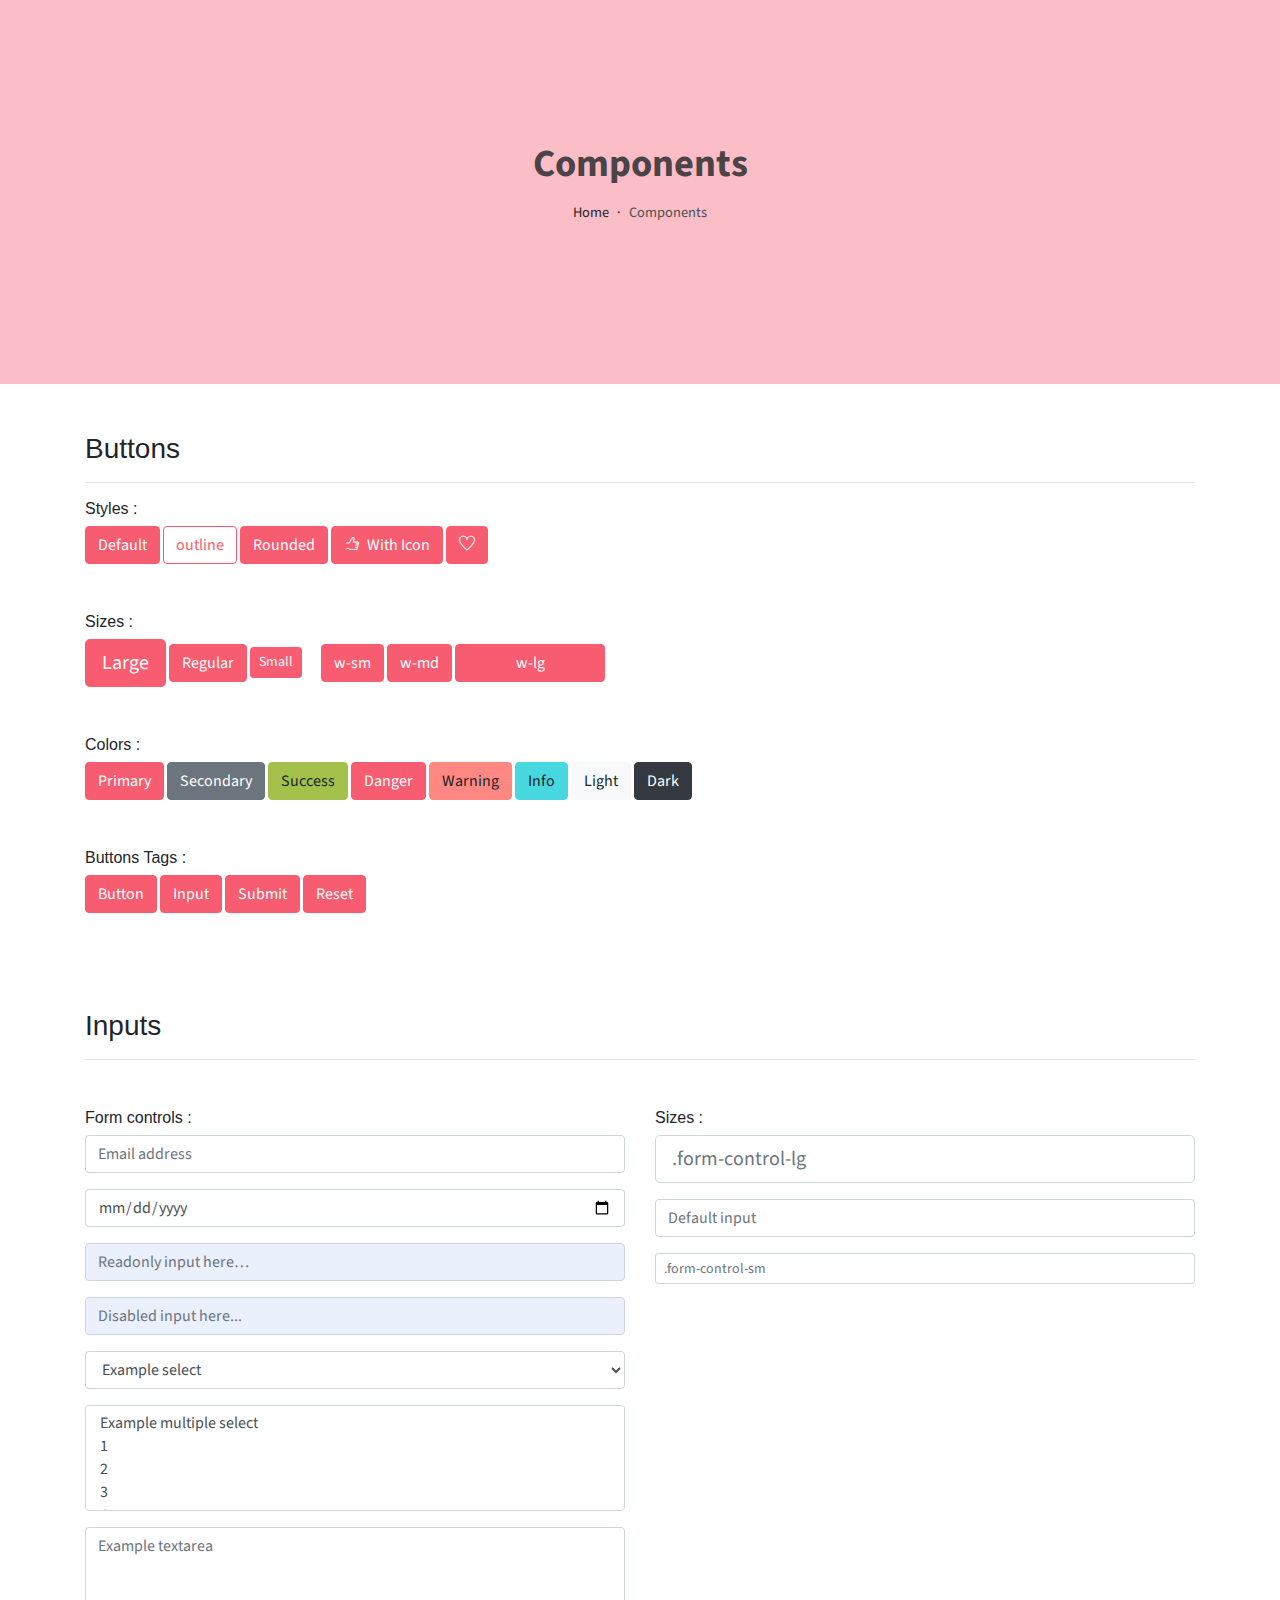
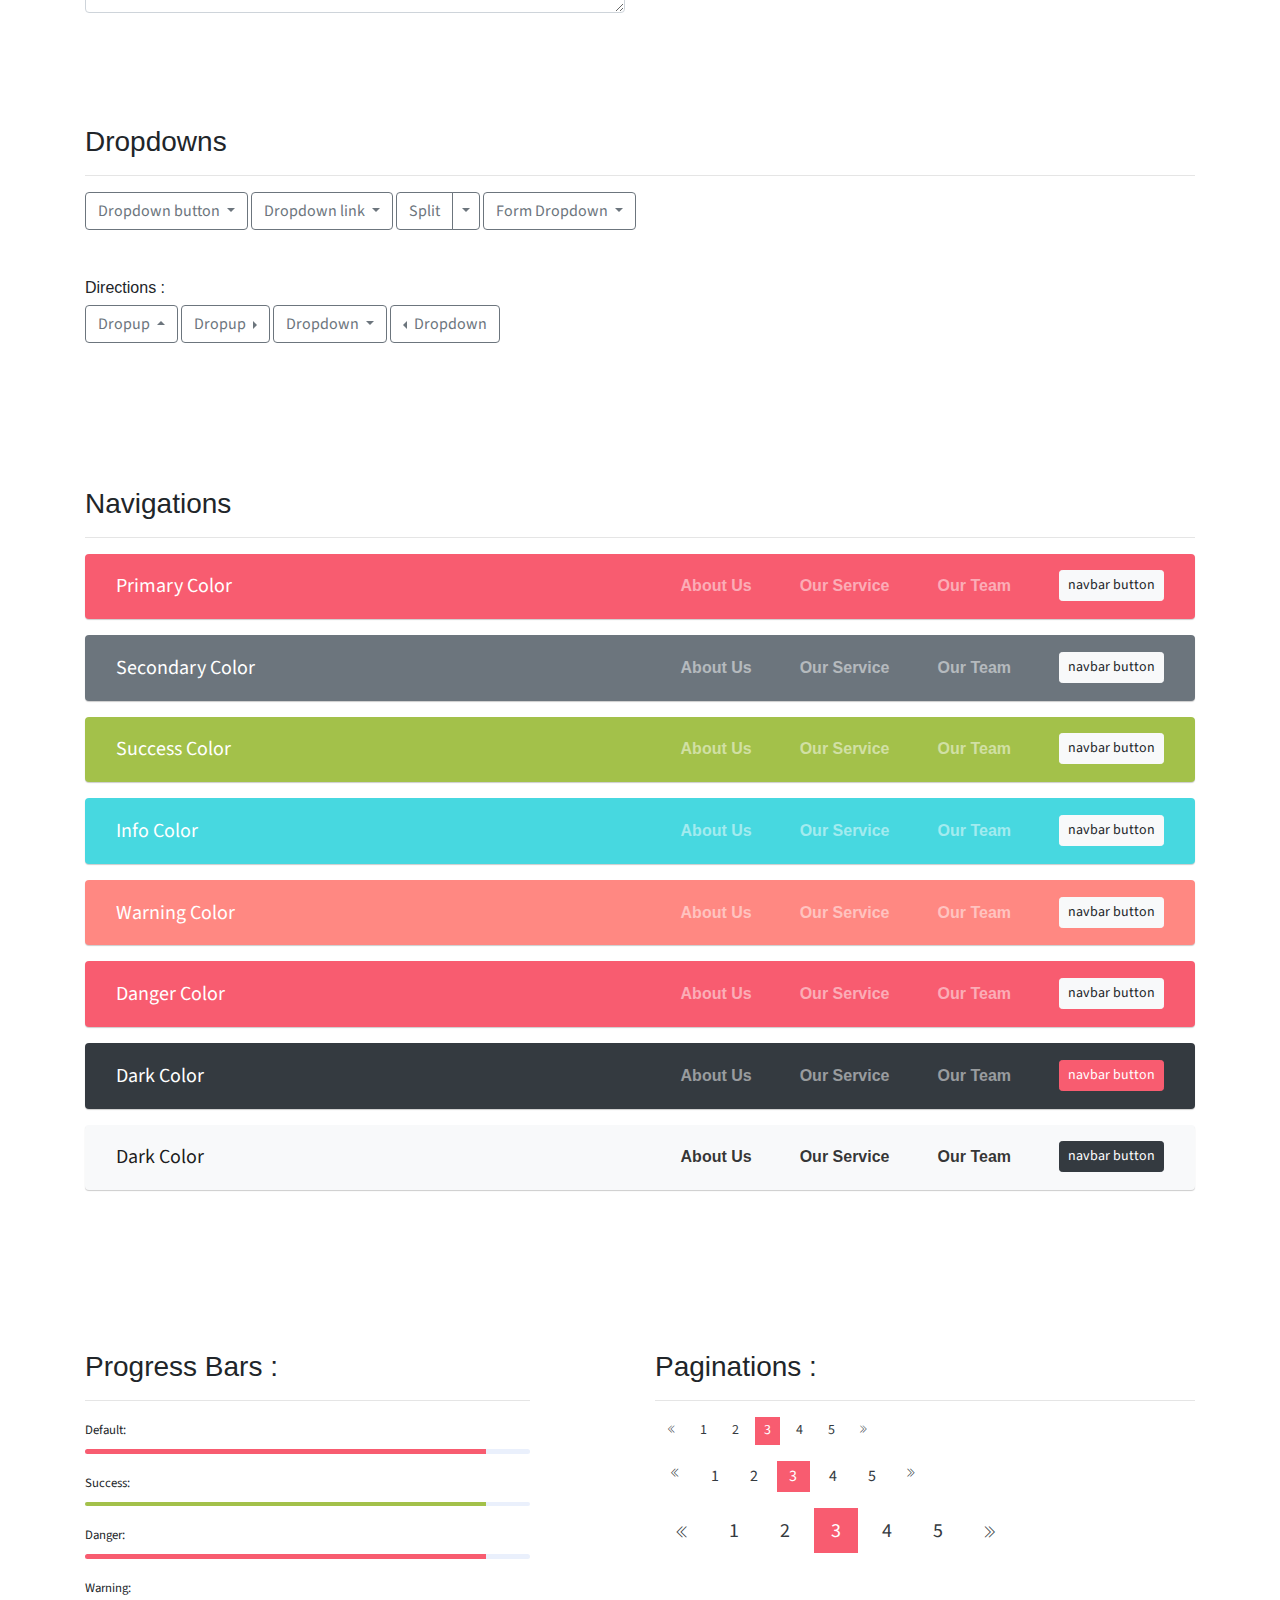
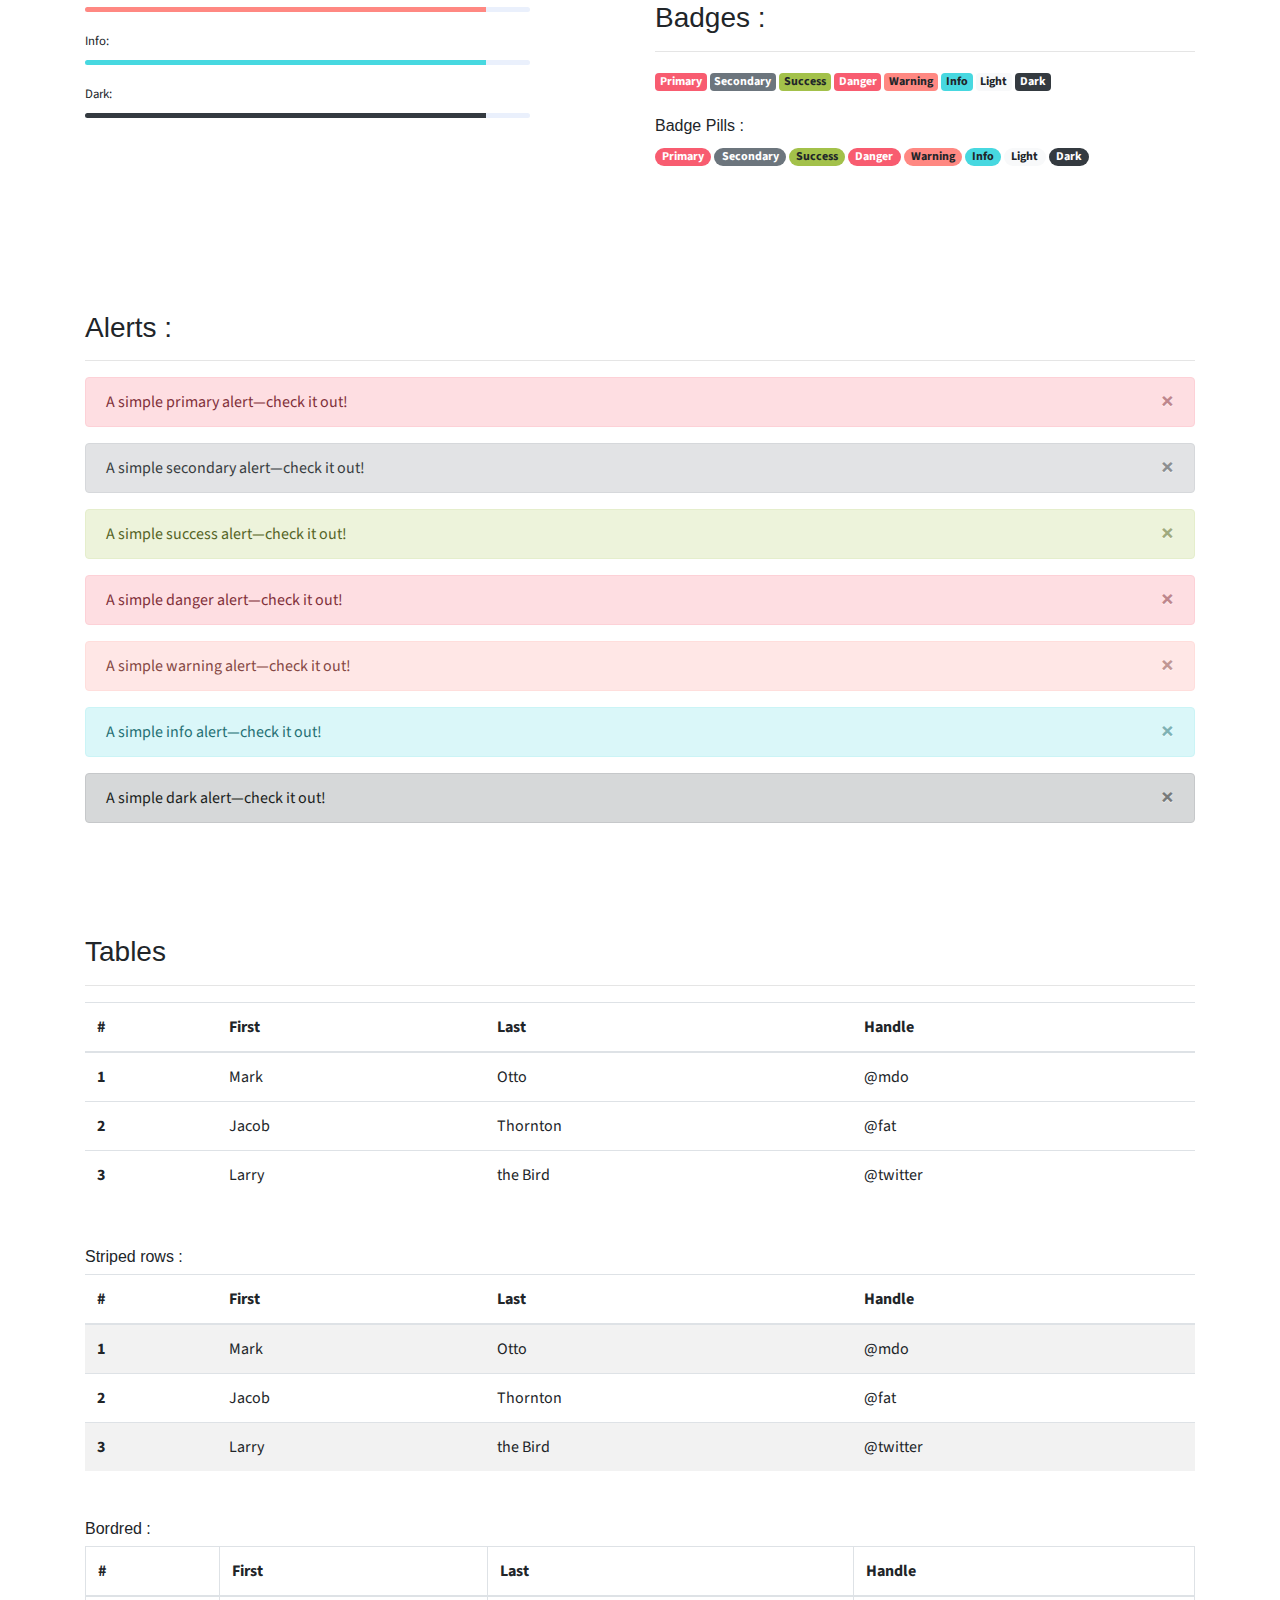
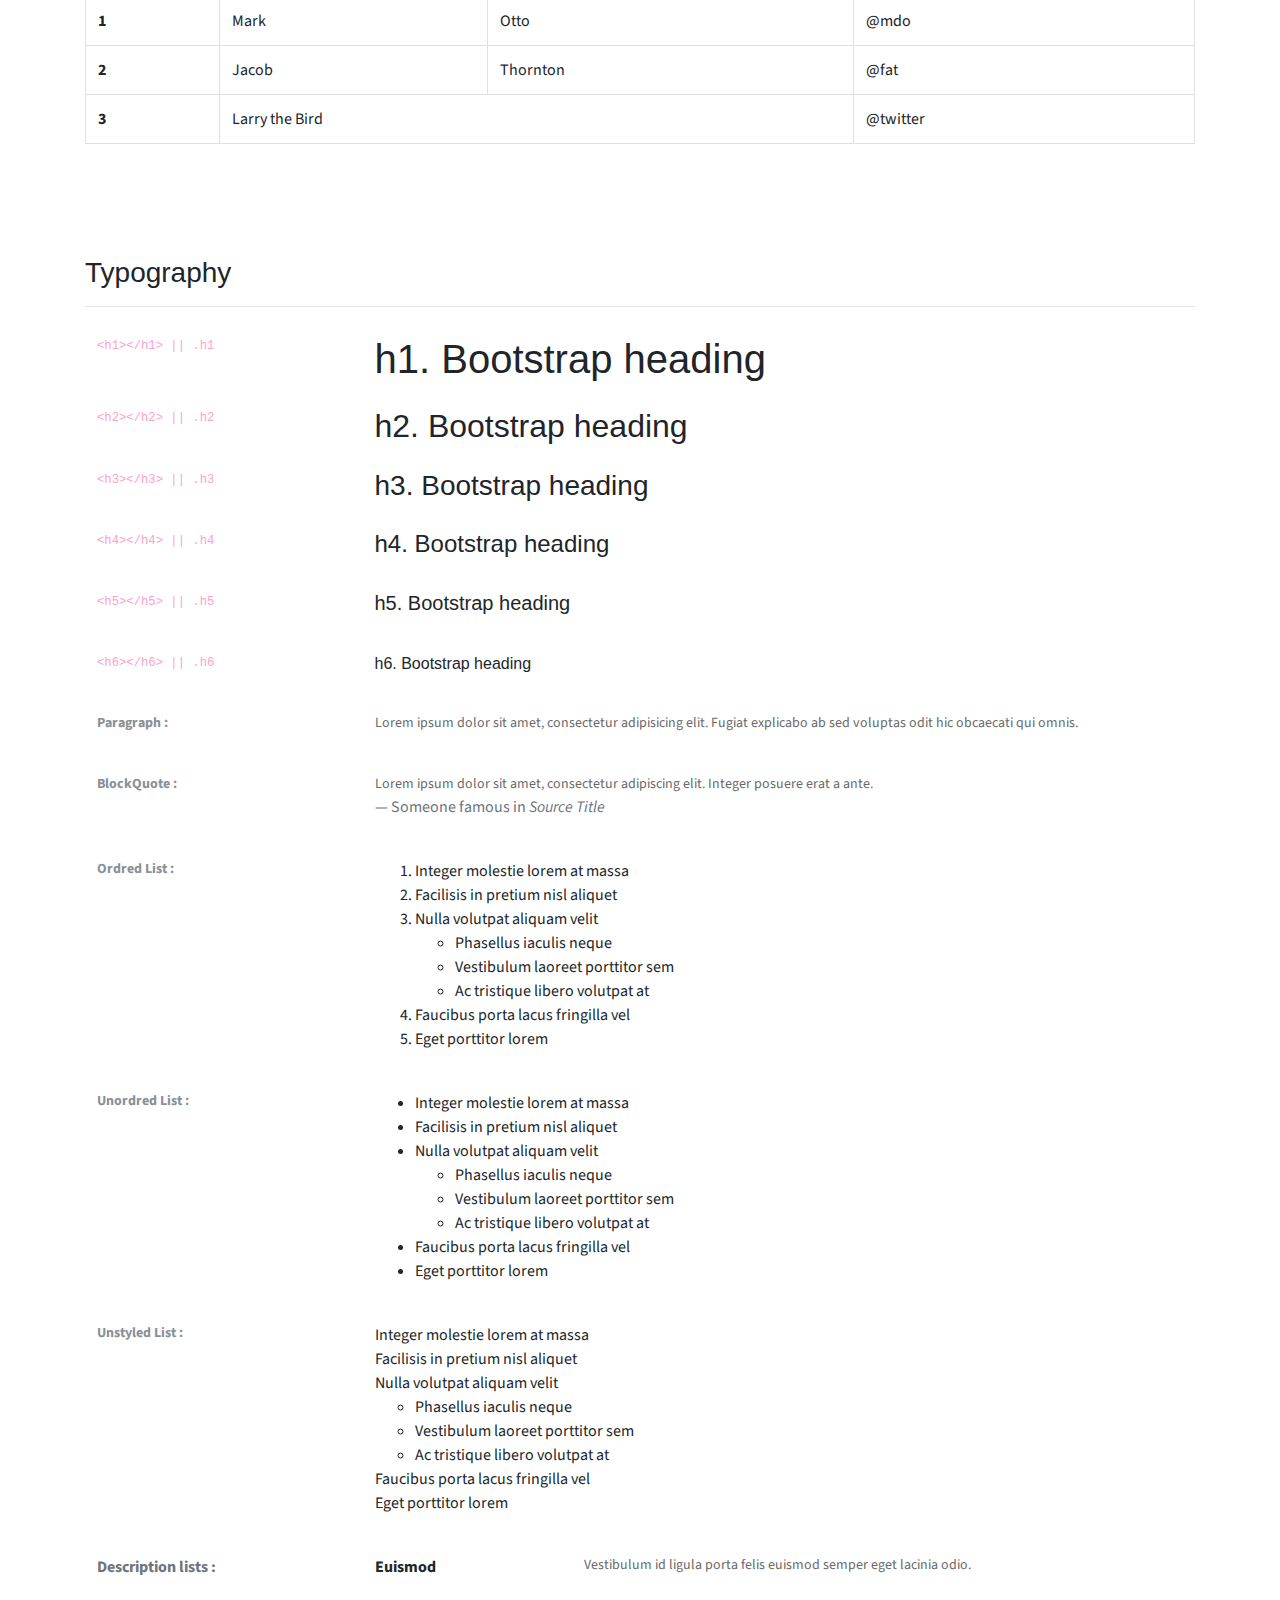
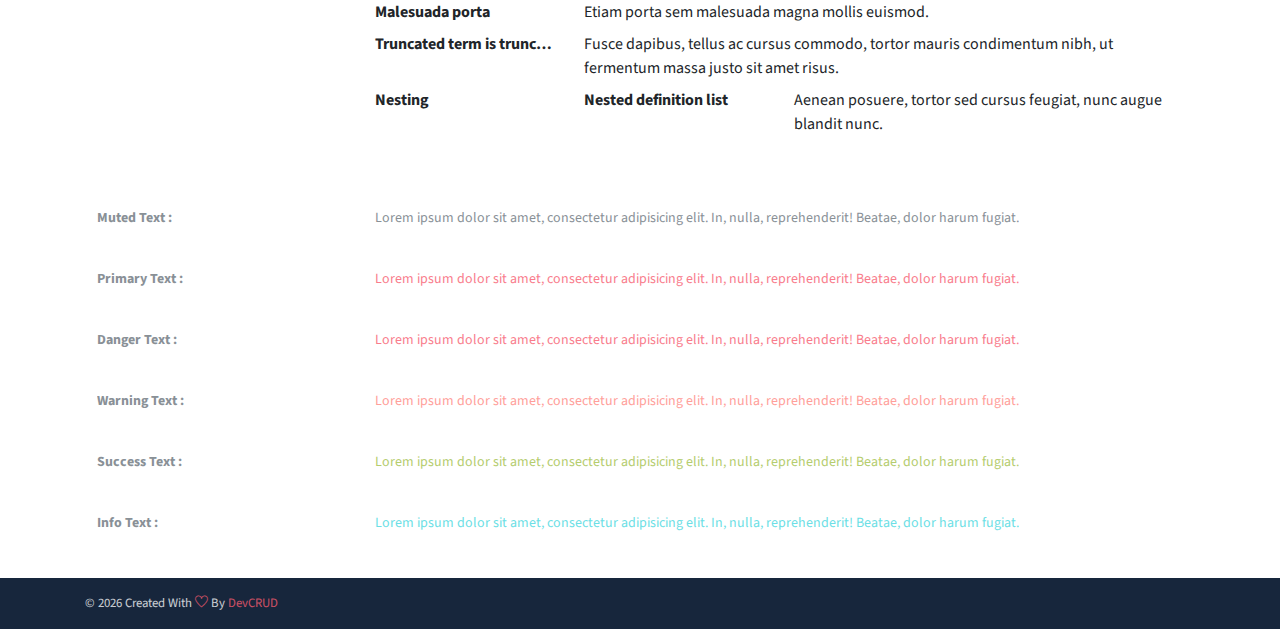
<file: components.html>
<!DOCTYPE html>
<html lang="en">
<head>
   <meta charset="utf-8">
   <meta name="viewport" content="width=device-width, initial-scale=1, shrink-to-fit=no">
   <meta name="description" content="Start your development with JohnDoe landing page.">
   <meta name="author" content="Devcrud">
   <title>JohnDoe Landing page | Components</title>
   <link rel="icon" href="assets/imgs/favicon.png" type="image/png">
   <!-- font icons -->
   <link rel="stylesheet" href="assets/vendors/themify-icons/css/themify-icons.css">
   <!-- Bootstrap + Steller  -->
   <link rel="stylesheet" href="assets/css/johndoe.css">
</head>
<body>

   <!-- Page Header -->
   <header class="header header-mini"> 
      <div class="header-title">Components</div> 
      <nav aria-label="breadcrumb">
         <ol class="breadcrumb">
            <li class="breadcrumb-item"><a href="/">Home</a></li>
            <li class="breadcrumb-item active" aria-current="page">Components</li>
         </ol>
      </nav>
   </header> <!-- End Of Page Header -->

   <!-- main content -->
   <div class="container">

      <!-- Buttons -->
      <h3 class="mt-5">Buttons</h3>
      <hr>
      <h6 class="section-secondary-title">Styles :</h6>
      <button class="btn btn-primary">Default</button>
      <button class="btn btn-outline-primary">outline</button>
      <button class="btn btn-primary rounded">Rounded</button>
      <button class="btn btn-primary rounded"><i class="ti-thumb-up pr-1"></i> With Icon</button>
      <button class="btn btn-primary circle"><i class="ti-heart"></i></button>

      <h6 class="section-secondary-title mt-5">Sizes :</h6>
      <button class="btn btn-primary btn-lg">Large</button>
      <button class="btn btn-primary ">Regular</button>
      <button class="btn btn-primary btn-sm">Small</button>
      <button class="btn btn-primary w-sm ml-3">w-sm</button>
      <button class="btn btn-primary w-md">w-md</button>
      <button class="btn btn-primary w-lg">w-lg</button>

      <h6 class="section-secondary-title mt-5">Colors :</h6>          
      <button type="button" class="btn btn-primary">Primary</button>
      <button type="button" class="btn btn-secondary">Secondary</button>
      <button type="button" class="btn btn-success">Success</button>
      <button type="button" class="btn btn-danger">Danger</button>
      <button type="button" class="btn btn-warning">Warning</button>
      <button type="button" class="btn btn-info">Info</button>
      <button type="button" class="btn btn-light">Light</button>
      <button type="button" class="btn btn-dark">Dark</button>

      <h6 class="section-secondary-title mt-5">Buttons Tags :</h6>
      <button class="btn btn-primary" type="submit">Button</button>
      <input class="btn btn-primary" type="button" value="Input">
      <input class="btn btn-primary" type="submit" value="Submit">
      <input class="btn btn-primary" type="reset" value="Reset">
      
      <!-- devider -->
      <div class="py-5"></div>

      <!-- Inputs -->
      <h3>Inputs</h3>
      <hr>
      <div class="row mt-5">
         <div class="col-md-6">
            <h6 class="section-secondary-title">Form controls :</h6>        
            <div class="form-group">
               <input type="email" class="form-control" id="exampleFormControlInput1" placeholder="Email address">
            </div>
            <div class="form-group">
               <input type="date" class="form-control" id="exampleFormControlInput1" placeholder="Date">
            </div>
            <div class="form-group">
               <input class="form-control" type="text" placeholder="Readonly input here…" readonly>
            </div>
            <div class="form-group">
               <input class="form-control" id="disabledInput" type="text" placeholder="Disabled input here..." disabled>
            </div>
            <div class="form-group">
               <select class="form-control" id="exampleFormControlSelect1">
                  <option>Example select</option>
                  <option>1</option>
                  <option>2</option>
                  <option>3</option>
                  <option>4</option>
                  <option>5</option>
               </select>
            </div>
            <div class="form-group">
               <select multiple class="form-control" id="exampleFormControlSelect2">
                  <option>Example multiple select</option>
                  <option>1</option>
                  <option>2</option>
                  <option>3</option>
                  <option>4</option>
                  <option>5</option>
               </select>
            </div>
            <div class="form-group">
               <textarea class="form-control" id="exampleFormControlTextarea1" rows="3" placeholder="Example textarea"></textarea>
            </div>
         </div>
         <div class="col-md-6">
            <h6 class="section-secondary-title">Sizes :</h6>    
            <div class="form-group">
               <input class="form-control form-control-lg" type="text" placeholder=".form-control-lg">             
            </div>
            <div class="form-group">
               <input class="form-control" type="text" placeholder="Default input">
            </div>
            <div class="form-group">
               <input class="form-control form-control-sm" type="text" placeholder=".form-control-sm"> 
            </div>
         </div>
      </div> <!-- end of inputs -->   

      <!-- devider -->
      <div class="py-5"></div>             

      <!-- Dropdowns -->
      <h3 class="components-section-title font-weight-normal">Dropdowns</h3>
      <hr>
      <div class="dropdown d-inline-block">
         <button class="btn btn-outline-secondary dropdown-toggle" type="button" id="dropdownMenuButton" data-toggle="dropdown" aria-haspopup="true" aria-expanded="false">
         Dropdown button
         </button>
         <div class="dropdown-menu" aria-labelledby="dropdownMenuButton">
         <a class="dropdown-item" href="#">Action</a>
         <a class="dropdown-item" href="#">Another action</a>
         <a class="dropdown-item" href="#">Something else here</a>
         </div>
      </div>
      <div class="dropdown d-inline-block">
         <a class="btn btn-outline-secondary dropdown-toggle" href="#" role="button" id="dropdownMenuLink" data-toggle="dropdown" aria-haspopup="true" aria-expanded="false">
            Dropdown link
         </a>
         <div class="dropdown-menu" aria-labelledby="dropdownMenuLink">
            <a class="dropdown-item" href="#">Action</a>
            <a class="dropdown-item" href="#">Another action</a>
            <a class="dropdown-item" href="#">Something else here</a>
         </div>
      </div>
      <div class="btn-group">
         <button type="button" class="btn btn-outline-secondary">Split</button>
         <button type="button" class="btn btn-outline-secondary dropdown-toggle dropdown-toggle-split" data-toggle="dropdown" aria-haspopup="true" aria-expanded="false">
         <span class="sr-only">Toggle Dropdown</span>
         </button>
         <div class="dropdown-menu">
            <a class="dropdown-item" href="#">Action</a>
            <a class="dropdown-item" href="#">Another action</a>
            <a class="dropdown-item" href="#">Something else here</a>
            <div class="dropdown-divider"></div>
            <a class="dropdown-item" href="#">Separated link</a>
         </div>
      </div>
      <div class="btn-group">
         <button class="btn btn-outline-secondary dropdown-toggle" type="button" id="dropdownMenuButton" data-toggle="dropdown" aria-haspopup="true" aria-expanded="false">
            Form Dropdown
         </button>
         <div class="dropdown-menu form">
            <form class="px-4 py-3">
               <div class="form-group">
                  <input type="email" class="form-control" id="exampleDropdownFormEmail1" placeholder="email@example.com">
               </div>
               <div class="form-group">
                  <input type="password" class="form-control" id="exampleDropdownFormPassword1" placeholder="Password">
               </div>
               <div class="form-check mb-3">
                  <input type="checkbox" class="form-check-input" id="dropdownCheck">
                  <label class="form-check-label" for="dropdownCheck">
                     Remember me
                  </label>
               </div>
               <button type="submit" class="btn btn-primary btn-block">Sign in</button>
            </form>
            <div class="dropdown-divider"></div>
            <a class="dropdown-item" href="#"><small>New around here? Sign up</small></a>
            <a class="dropdown-item" href="#"><small>Forgot password?</small></a>
         </div>
      </div>       
      <h6 class="section-secondary-title mt-5">Directions :</h6>  
      <div class="btn-group dropup">
         <button type="button" class="btn btn-outline-secondary dropdown-toggle" data-toggle="dropdown" aria-haspopup="true" aria-expanded="false">
            Dropup
         </button>
         <div class="dropdown-menu">
            <a class="dropdown-item" href="#">Action</a>
            <a class="dropdown-item" href="#">Another action</a>
            <a class="dropdown-item" href="#">Something else here</a>
            <div class="dropdown-divider"></div>
            <a class="dropdown-item" href="#">Separated link</a>
         </div>
      </div>
      <div class="btn-group dropright">
         <button type="button" class="btn btn-outline-secondary dropdown-toggle" data-toggle="dropdown" aria-haspopup="true" aria-expanded="false">
            Dropup
         </button>
         <div class="dropdown-menu">
            <a class="dropdown-item" href="#">Action</a>
            <a class="dropdown-item" href="#">Another action</a>
            <a class="dropdown-item" href="#">Something else here</a>
            <div class="dropdown-divider"></div>
            <a class="dropdown-item" href="#">Separated link</a>
         </div>
      </div>
      <div class="btn-group">
         <button type="button" class="btn btn-outline-secondary dropdown-toggle" data-toggle="dropdown" aria-haspopup="true" aria-expanded="false">
            Dropdown
         </button>
         <div class="dropdown-menu">
            <a class="dropdown-item" href="#">Action</a>
            <a class="dropdown-item" href="#">Another action</a>
            <a class="dropdown-item" href="#">Something else here</a>
            <div class="dropdown-divider"></div>
            <a class="dropdown-item" href="#">Separated link</a>
         </div>
      </div>
      <div class="btn-group dropleft">
         <button type="button" class="btn btn-outline-secondary dropdown-toggle" data-toggle="dropdown" aria-haspopup="true" aria-expanded="false">
            Dropdown
         </button>
         <div class="dropdown-menu">
            <a class="dropdown-item" href="#">Action</a>
            <a class="dropdown-item" href="#">Another action</a>
            <a class="dropdown-item" href="#">Something else here</a>
            <div class="dropdown-divider"></div>
            <a class="dropdown-item" href="#">Separated link</a>
         </div>
      </div> <!-- end of Dropdowns -->  

      <!-- devider -->
      <div class="py-5"></div>   

      <!-- navbars -->
      <h3 class="components-section-title font-weight-normal mt-5">Navigations</h3>
      <hr>
      <nav class="navbar navbar-expand-sm navbar-dark bg-primary rounded shadow mb-3">
         <div class="container">
            <a class="navbar-brand" href="#">Primary Color</a>
            <button class="navbar-toggler ml-auto" type="button" data-toggle="collapse" data-target="#navbarSupportedContent" aria-controls="navbarSupportedContent" aria-expanded="false" aria-label="Toggle navigation">
            <span class="navbar-toggler-icon"></span>
            </button>
            <div class="collapse navbar-collapse" id="navbarSupportedContent">
               <ul class="navbar-nav ml-auto"> 
                  <li class="nav-item">
                     <a class="nav-link" href="#about">About Us</a>
                  </li>
                  <li class="nav-item">
                     <a class="nav-link" href="#service">Our Service</a>
                  </li>
                  <li class="nav-item">
                     <a class="nav-link" href="#team">Our Team</a>
                  </li>
                  <li class="nav-item">
                     <a href="#book-table" class="ml-4 mt-1 btn btn-light btn-sm">navbar button</a>
                  </li>
               </ul>                       
            </div>
         </div>
      </nav>
      <nav class="navbar navbar-expand-sm navbar-dark bg-secondary rounded shadow mb-3">
         <div class="container">
            <a class="navbar-brand" href="#">Secondary Color</a>
            <button class="navbar-toggler ml-auto" type="button" data-toggle="collapse" data-target="#navbarSupportedContent" aria-controls="navbarSupportedContent" aria-expanded="false" aria-label="Toggle navigation">
            <span class="navbar-toggler-icon"></span>
            </button>
            <div class="collapse navbar-collapse" id="navbarSupportedContent">
               <ul class="navbar-nav ml-auto"> 
                  <li class="nav-item">
                     <a class="nav-link" href="#about">About Us</a>
                  </li>
                  <li class="nav-item">
                     <a class="nav-link" href="#service">Our Service</a>
                  </li>
                  <li class="nav-item">
                     <a class="nav-link" href="#team">Our Team</a>
                  </li>
                  <li class="nav-item">
                     <a href="#book-table" class="ml-4 mt-1 btn btn-light btn-sm">navbar button</a>
                  </li>
               </ul>                       
            </div>
         </div>
      </nav>
      <nav class="navbar navbar-expand-sm navbar-dark bg-success rounded shadow mb-3">
         <div class="container">
            <a class="navbar-brand" href="#">Success Color</a>
            <button class="navbar-toggler ml-auto" type="button" data-toggle="collapse" data-target="#navbarSupportedContent" aria-controls="navbarSupportedContent" aria-expanded="false" aria-label="Toggle navigation">
            <span class="navbar-toggler-icon"></span>
            </button>
            <div class="collapse navbar-collapse" id="navbarSupportedContent">
               <ul class="navbar-nav ml-auto"> 
                  <li class="nav-item">
                     <a class="nav-link" href="#about">About Us</a>
                  </li>
                  <li class="nav-item">
                     <a class="nav-link" href="#service">Our Service</a>
                  </li>
                  <li class="nav-item">
                     <a class="nav-link" href="#team">Our Team</a>
                  </li>
                  <li class="nav-item">
                     <a href="#book-table" class="ml-4 mt-1 btn btn-light btn-sm">navbar button</a>
                  </li>
               </ul>                       
            </div>
         </div>
      </nav>
      <nav class="navbar navbar-expand-sm navbar-dark bg-info rounded shadow mb-3">
         <div class="container">
            <a class="navbar-brand" href="#">Info Color</a>
            <button class="navbar-toggler ml-auto" type="button" data-toggle="collapse" data-target="#navbarSupportedContent" aria-controls="navbarSupportedContent" aria-expanded="false" aria-label="Toggle navigation">
            <span class="navbar-toggler-icon"></span>
            </button>
            <div class="collapse navbar-collapse" id="navbarSupportedContent">
               <ul class="navbar-nav ml-auto"> 
                  <li class="nav-item">
                     <a class="nav-link" href="#about">About Us</a>
                  </li>
                  <li class="nav-item">
                     <a class="nav-link" href="#service">Our Service</a>
                  </li>
                  <li class="nav-item">
                     <a class="nav-link" href="#team">Our Team</a>
                  </li>
                  <li class="nav-item">
                     <a href="#book-table" class="ml-4 mt-1 btn btn-light btn-sm">navbar button</a>
                  </li>
               </ul>                       
            </div>
         </div>
      </nav>
      <nav class="navbar navbar-expand-sm navbar-dark bg-warning rounded shadow mb-3">
         <div class="container">
            <a class="navbar-brand" href="#">Warning Color</a>
            <button class="navbar-toggler ml-auto" type="button" data-toggle="collapse" data-target="#navbarSupportedContent" aria-controls="navbarSupportedContent" aria-expanded="false" aria-label="Toggle navigation">
            <span class="navbar-toggler-icon"></span>
            </button>
            <div class="collapse navbar-collapse" id="navbarSupportedContent">
               <ul class="navbar-nav ml-auto"> 
                  <li class="nav-item">
                     <a class="nav-link" href="#about">About Us</a>
                  </li>
                  <li class="nav-item">
                     <a class="nav-link" href="#service">Our Service</a>
                  </li>
                  <li class="nav-item">
                     <a class="nav-link" href="#team">Our Team</a>
                  </li>
                  <li class="nav-item">
                     <a href="#book-table" class="ml-4 mt-1 btn btn-light btn-sm">navbar button</a>
                  </li>
               </ul>                       
            </div>
         </div>
      </nav>
      <nav class="navbar navbar-expand-sm navbar-dark bg-danger rounded shadow mb-3">
         <div class="container">
            <a class="navbar-brand" href="#">Danger Color</a>
            <button class="navbar-toggler ml-auto" type="button" data-toggle="collapse" data-target="#navbarSupportedContent" aria-controls="navbarSupportedContent" aria-expanded="false" aria-label="Toggle navigation">
            <span class="navbar-toggler-icon"></span>
            </button>
            <div class="collapse navbar-collapse" id="navbarSupportedContent">
               <ul class="navbar-nav ml-auto"> 
                  <li class="nav-item">
                     <a class="nav-link" href="#about">About Us</a>
                  </li>
                  <li class="nav-item">
                     <a class="nav-link" href="#service">Our Service</a>
                  </li>
                  <li class="nav-item">
                     <a class="nav-link" href="#team">Our Team</a>
                  </li>
                  <li class="nav-item">
                     <a href="#book-table" class="ml-4 mt-1 btn btn-light btn-sm">navbar button</a>
                  </li>
               </ul>                       
            </div>
         </div>
      </nav>
      <nav class="navbar navbar-expand-sm navbar-dark bg-dark rounded shadow mb-3">
         <div class="container">
            <a class="navbar-brand" href="#">Dark Color</a>
            <button class="navbar-toggler ml-auto" type="button" data-toggle="collapse" data-target="#navbarSupportedContent" aria-controls="navbarSupportedContent" aria-expanded="false" aria-label="Toggle navigation">
            <span class="navbar-toggler-icon"></span>
            </button>
            <div class="collapse navbar-collapse" id="navbarSupportedContent">
               <ul class="navbar-nav ml-auto"> 
                  <li class="nav-item">
                     <a class="nav-link" href="#about">About Us</a>
                  </li>
                  <li class="nav-item">
                     <a class="nav-link" href="#service">Our Service</a>
                  </li>
                  <li class="nav-item">
                     <a class="nav-link" href="#team">Our Team</a>
                  </li>
                  <li class="nav-item">
                     <a href="#book-table" class="ml-4 mt-1 btn btn-primary btn-sm">navbar button</a>
                  </li>
               </ul>                       
            </div>
         </div>
      </nav>
      <nav class="navbar navbar-expand-sm navbar-light bg-light rounded shadow mb-3">
         <div class="container">
            <a class="navbar-brand" href="#">Dark Color</a>
            <button class="navbar-toggler ml-auto" type="button" data-toggle="collapse" data-target="#navbarSupportedContent" aria-controls="navbarSupportedContent" aria-expanded="false" aria-label="Toggle navigation">
            <span class="navbar-toggler-icon"></span>
            </button>
            <div class="collapse navbar-collapse" id="navbarSupportedContent">
               <ul class="navbar-nav ml-auto"> 
                  <li class="nav-item">
                     <a class="nav-link" href="#about">About Us</a>
                  </li>
                  <li class="nav-item">
                     <a class="nav-link" href="#service">Our Service</a>
                  </li>
                  <li class="nav-item">
                     <a class="nav-link" href="#team">Our Team</a>
                  </li>
                  <li class="nav-item">
                     <a href="#book-table" class="ml-4 mt-1 btn btn-dark btn-sm">navbar button</a>
                  </li>
               </ul>                       
            </div>
         </div>
      </nav>
      <!-- End of navbars -->

      <!-- devider -->
      <div class="py-5"></div>   
      
      <!-- progress bars -->
      <div class="row justify-content-between">
         <div class="col-md-5">
            <h3 class="components-section-title font-weight-normal mt-5">Progress Bars :</h3>
            <hr>
            <small>Default: </small>
            <div class="progress mt-2 mb-3">
               <div class="progress-bar" role="progressbar" style="width: 90%" aria-valuenow="25" aria-valuemin="0" aria-valuemax="100"></div>
            </div>
            <small>Success:</small>
            <div class="progress mt-2 mb-3">
               <div class="progress-bar bg-success" role="progressbar" style="width: 90%" aria-valuenow="25" aria-valuemin="0" aria-valuemax="100"></div>
            </div>
            <small>Danger:</small>
            <div class="progress mt-2 mb-3">
               <div class="progress-bar bg-danger" role="progressbar" style="width: 90%" aria-valuenow="25" aria-valuemin="0" aria-valuemax="100"></div>
            </div>
            <small>Warning:</small>
            <div class="progress mt-2 mb-3">
               <div class="progress-bar bg-warning" role="progressbar" style="width: 90%" aria-valuenow="25" aria-valuemin="0" aria-valuemax="100"></div>
            </div>
            <small>Info:</small>
            <div class="progress mt-2 mb-3">
               <div class="progress-bar bg-info" role="progressbar" style="width: 90%" aria-valuenow="25" aria-valuemin="0" aria-valuemax="100"></div>
            </div>
            <small>Dark:</small>
            <div class="progress mt-2 mb-3">
               <div class="progress-bar bg-dark" role="progressbar" style="width: 90%" aria-valuenow="25" aria-valuemin="0" aria-valuemax="100"></div>
            </div>
         </div>
         <div class="col-md-6">
            <h3 class="components-section-title font-weight-normal mt-5">Paginations :</h3>
            <hr>
            <nav aria-label="Page navigation example">
               <ul class="pagination pagination-sm">
                  <li class="page-item"><a class="page-link" href="#"><i class="ti-angle-double-left"></i></a></li>
                  <li class="page-item"><a class="page-link" href="#">1</a></li>
                  <li class="page-item"><a class="page-link" href="#">2</a></li>
                  <li class="page-item active"><a class="page-link" href="#">3</a></li>
                  <li class="page-item"><a class="page-link" href="#">4</a></li>
                  <li class="page-item"><a class="page-link" href="#">5</a></li>
                  <li class="page-item"><a class="page-link" href="#"><i class="ti-angle-double-right"></i></a></li>
               </ul>
            </nav>
            <nav aria-label="Page navigation example">
               <ul class="pagination">
               <li class="page-item"><a class="page-link" href="#"><i class="ti-angle-double-left"></i></a></li>
                  <li class="page-item"><a class="page-link" href="#">1</a></li>
                  <li class="page-item"><a class="page-link" href="#">2</a></li>
                  <li class="page-item active"><a class="page-link" href="#">3</a></li>
                  <li class="page-item"><a class="page-link" href="#">4</a></li>
                  <li class="page-item"><a class="page-link" href="#">5</a></li>
                  <li class="page-item"><a class="page-link" href="#"><i class="ti-angle-double-right"></i></a></li>
               </ul>
            </nav>
            <nav aria-label="Page navigation example">
               <ul class="pagination pagination-lg">
                  <li class="page-item"><a class="page-link" href="#"><i class="ti-angle-double-left"></i></a></li>
                  <li class="page-item"><a class="page-link" href="#">1</a></li>
                  <li class="page-item"><a class="page-link" href="#">2</a></li>
                  <li class="page-item active"><a class="page-link" href="#">3</a></li>
                  <li class="page-item"><a class="page-link" href="#">4</a></li>
                  <li class="page-item"><a class="page-link" href="#">5</a></li>
                  <li class="page-item"><a class="page-link" href="#"><i class="ti-angle-double-right"></i></a></li>
               </ul>
            </nav>

            <!-- Badges -->
            <h3 class="components-section-title font-weight-normal mt-5">Badges :</h3>
            <hr>
            <span class="badge badge-primary">Primary</span>
            <span class="badge badge-secondary">Secondary</span>
            <span class="badge badge-success">Success</span>
            <span class="badge badge-danger">Danger</span>
            <span class="badge badge-warning">Warning</span>
            <span class="badge badge-info">Info</span>
            <span class="badge badge-light">Light</span>
            <span class="badge badge-dark">Dark</span>
            <h6 class="section-secondary-title mt-4 mb-2">Badge Pills :</h6>
            <span class="badge badge-pill badge-primary">Primary</span>
            <span class="badge badge-pill badge-secondary">Secondary</span>
            <span class="badge badge-pill badge-success">Success</span>
            <span class="badge badge-pill badge-danger">Danger</span>
            <span class="badge badge-pill badge-warning">Warning</span>
            <span class="badge badge-pill badge-info">Info</span>
            <span class="badge badge-pill badge-light">Light</span>
            <span class="badge badge-pill badge-dark">Dark</span>
         </div>
      </div> <!-- End of Progress bars -->

      <!-- devider -->
      <div class="py-5"></div>  

      <!-- Alerts -->
      <h3 class="components-section-title font-weight-normal mt-5">Alerts :</h3>
      <hr>
      <div class="alert alert-primary alert-dismissible fade show" role="alert">
         A simple primary alert—check it out!
         <button type="button" class="close" data-dismiss="alert" aria-label="Close">
            <span aria-hidden="true">&times;</span>
         </button>
      </div>
      <div class="alert alert-secondary alert-dismissible fade show" role="alert">
         A simple secondary alert—check it out!
         <button type="button" class="close" data-dismiss="alert" aria-label="Close">
            <span aria-hidden="true">&times;</span>
         </button>
      </div>
      <div class="alert alert-success alert-dismissible fade show" role="alert">
         A simple success alert—check it out!
         <button type="button" class="close" data-dismiss="alert" aria-label="Close">
            <span aria-hidden="true">&times;</span>
         </button>
      </div>
      <div class="alert alert-danger alert-dismissible fade show" role="alert">
         A simple danger alert—check it out!
         <button type="button" class="close" data-dismiss="alert" aria-label="Close">
            <span aria-hidden="true">&times;</span>
         </button>
      </div>
      <div class="alert alert-warning alert-dismissible fade show" role="alert">
         A simple warning alert—check it out!
         <button type="button" class="close" data-dismiss="alert" aria-label="Close">
            <span aria-hidden="true">&times;</span>
         </button>
      </div>
      <div class="alert alert-info alert-dismissible fade show" role="alert">
         A simple info alert—check it out!
         <button type="button" class="close" data-dismiss="alert" aria-label="Close">
            <span aria-hidden="true">&times;</span>
         </button>
      </div>
      <div class="alert alert-dark alert-dismissible fade show" role="alert">
         A simple dark alert—check it out!
         <button type="button" class="close" data-dismiss="alert" aria-label="Close">
            <span aria-hidden="true">&times;</span>
         </button>
      </div>
      <!-- end of alerts -->

      <!-- devider -->
      <div class="py-5"></div> 
   
      <!-- tables -->
      <h3 class="components-section-title">Tables</h3>
      <hr>
      <table class="table">
         <thead>
            <tr>
               <th scope="col">#</th>
               <th scope="col">First</th>
               <th scope="col">Last</th>
               <th scope="col">Handle</th>
            </tr>
         </thead>
         <tbody>
            <tr>
               <th scope="row">1</th>
               <td>Mark</td>
               <td>Otto</td>
               <td>@mdo</td>
            </tr>
            <tr>
               <th scope="row">2</th>
               <td>Jacob</td>
               <td>Thornton</td>
               <td>@fat</td>
            </tr>
            <tr>
               <th scope="row">3</th>
               <td>Larry</td>
               <td>the Bird</td>
               <td>@twitter</td>
            </tr>
         </tbody>
      </table>

      <h6 class="section-secondary-title mt-5">Striped rows :</h6>
      <table class="table table-striped">
         <thead>
            <tr>
               <th scope="col">#</th>
               <th scope="col">First</th>
               <th scope="col">Last</th>
               <th scope="col">Handle</th>
            </tr>
         </thead>
         <tbody>
            <tr>
               <th scope="row">1</th>
               <td>Mark</td>
               <td>Otto</td>
               <td>@mdo</td>
            </tr>
            <tr>
               <th scope="row">2</th>
               <td>Jacob</td>
               <td>Thornton</td>
               <td>@fat</td>
            </tr>
            <tr>
               <th scope="row">3</th>
               <td>Larry</td>
               <td>the Bird</td>
               <td>@twitter</td>
            </tr>
         </tbody>
      </table>

      <h6 class="section-secondary-title mt-5">Bordred :</h6>
      <table class="table table-bordered">
         <thead>
            <tr>
               <th scope="col">#</th>
               <th scope="col">First</th>
               <th scope="col">Last</th>
               <th scope="col">Handle</th>
            </tr>
         </thead>
         <tbody>
            <tr>
               <th scope="row">1</th>
               <td>Mark</td>
               <td>Otto</td>
               <td>@mdo</td>
            </tr>
            <tr>
               <th scope="row">2</th>
               <td>Jacob</td>
               <td>Thornton</td>
               <td>@fat</td>
            </tr>
            <tr>
               <th scope="row">3</th>
               <td colspan="2">Larry the Bird</td>
               <td>@twitter</td>
            </tr>
         </tbody>
      </table>
      <!-- end of tables -->

      <!-- devider -->
      <div class="py-5"></div> 

      <!-- typography -->
      <h3 class="components-section-title">Typography</h3>
      <hr>
     
      <table class="table table-borderless v-align-center">
         <tbody>
            <tr>
               <td>
                  <p><code class="highlighter-rouge">&lt;h1&gt;&lt;/h1&gt; || .h1</code></p>
               </td>
               <td class="w-75"><span class="h1">h1. Bootstrap heading</span></td>
            </tr>
            <tr>
               <td>
                  <p><code class="highlighter-rouge">&lt;h2&gt;&lt;/h2&gt; || .h2</code></p>
               </td>
               <td><span class="h2">h2. Bootstrap heading</span></td>
            </tr>
            <tr>
               <td>
                  <p><code class="highlighter-rouge">&lt;h3&gt;&lt;/h3&gt; || .h3</code></p>
               </td>
               <td><span class="h3">h3. Bootstrap heading</span></td>
            </tr>
            <tr>
               <td>
                  <p><code class="highlighter-rouge">&lt;h4&gt;&lt;/h4&gt; || .h4</code></p>
               </td>
               <td><span class="h4">h4. Bootstrap heading</span></td>
            </tr>
            <tr>
               <td>
                  <p><code class="highlighter-rouge">&lt;h5&gt;&lt;/h5&gt; || .h5</code></p>
               </td>
               <td><span class="h5">h5. Bootstrap heading</span></td>
            </tr>
            <tr>
               <td>
                  <p><code class="highlighter-rouge">&lt;h6&gt;&lt;/h6&gt; || .h6</code></p>
               </td>
               <td><span class="h6">h6. Bootstrap heading</span></td>
            </tr>
            <tr>
               <td>
                  <p class="font-weight-bold text-muted">Paragraph :</p>
               </td>
               <td><p>Lorem ipsum dolor sit amet, consectetur adipisicing elit. Fugiat explicabo ab sed voluptas odit hic obcaecati qui omnis.</p></td>
            </tr>
            <tr>
               <td>
                  <p class="font-weight-bold text-muted">BlockQuote :</p>
               </td>
               <td>
                  <blockquote class="blockquote">
                     <p class="mb-0">Lorem ipsum dolor sit amet, consectetur adipiscing elit. Integer posuere erat a ante.</p>
                     <footer class="blockquote-footer">Someone famous in <cite title="Source Title">Source Title</cite></footer>
                  </blockquote>
               </td>
            </tr>

            
            <tr>
               <td><p class="font-weight-bold text-muted">Ordred List :</p></td>
               <td>
                  <ol>
                     <li>Integer molestie lorem at massa</li>
                     <li>Facilisis in pretium nisl aliquet</li>
                     <li>Nulla volutpat aliquam velit
                        <ul>
                           <li>Phasellus iaculis neque</li>
                           <li>Vestibulum laoreet porttitor sem</li>
                           <li>Ac tristique libero volutpat at</li>
                        </ul>
                     </li>
                     <li>Faucibus porta lacus fringilla vel</li>
                     <li>Eget porttitor lorem</li>
                  </ol>
               </td>
            </tr>
            <tr>
               <td><p class="font-weight-bold text-muted">Unordred List :</p></td>
               <td>
                  <ul >
                     <li>Integer molestie lorem at massa</li>
                     <li>Facilisis in pretium nisl aliquet</li>
                     <li>Nulla volutpat aliquam velit
                        <ul>
                           <li>Phasellus iaculis neque</li>
                           <li>Vestibulum laoreet porttitor sem</li>
                           <li>Ac tristique libero volutpat at</li>
                        </ul>
                     </li>
                     <li>Faucibus porta lacus fringilla vel</li>
                     <li>Eget porttitor lorem</li>
                  </ul>
               </td>
            </tr>
            <tr>
               <td><p class="font-weight-bold text-muted">Unstyled List :</p></td>
               <td>
                  <ul class="list-unstyled">
                     <li>Integer molestie lorem at massa</li>
                     <li>Facilisis in pretium nisl aliquet</li>
                     <li>Nulla volutpat aliquam velit
                        <ul>
                           <li>Phasellus iaculis neque</li>
                           <li>Vestibulum laoreet porttitor sem</li>
                           <li>Ac tristique libero volutpat at</li>
                        </ul>
                     </li>
                     <li>Faucibus porta lacus fringilla vel</li>
                     <li>Eget porttitor lorem</li>
                  </ul>
               </td>
            </tr>
            <tr>
               <td class="font-weight-bold text-muted">Description lists : </td>
               <td>
                  <dl class="row">
                     <dt class="col-sm-3">Euismod</dt>
                     <dd class="col-sm-9">
                        <p>Vestibulum id ligula porta felis euismod semper eget lacinia odio.</p>
                     </dd>

                     <dt class="col-sm-3">Malesuada porta</dt>
                     <dd class="col-sm-9">Etiam porta sem malesuada magna mollis euismod.</dd>

                     <dt class="col-sm-3 text-truncate">Truncated term is truncated</dt>
                     <dd class="col-sm-9">Fusce dapibus, tellus ac cursus commodo, tortor mauris condimentum nibh, ut fermentum massa justo sit amet risus.</dd>

                     <dt class="col-sm-3">Nesting</dt>
                     <dd class="col-sm-9">
                        <dl class="row">
                           <dt class="col-sm-4">Nested definition list</dt>
                           <dd class="col-sm-8">Aenean posuere, tortor sed cursus feugiat, nunc augue blandit nunc.</dd>
                        </dl>
                     </dd>
                  </dl>
               </td>
            </tr>
            <tr>
               <td>
                  <p class="font-weight-bold text-muted">Muted Text :</p>
               </td>
               <td>
                  <p class="text-muted">Lorem ipsum dolor sit amet, consectetur adipisicing elit. In, nulla, reprehenderit! Beatae, dolor harum fugiat.</p>
               </td>
            </tr>
            <tr>
               <td>
                  <p class="font-weight-bold text-muted">Primary Text :</p>
               </td>
               <td>
                  <p class="text-primary">Lorem ipsum dolor sit amet, consectetur adipisicing elit. In, nulla, reprehenderit! Beatae, dolor harum fugiat.</p>
               </td>
            </tr>
            <tr>
               <td>
                  <p class="font-weight-bold text-muted">Danger Text :</p>
               </td>
               <td>
                  <p class="text-danger">Lorem ipsum dolor sit amet, consectetur adipisicing elit. In, nulla, reprehenderit! Beatae, dolor harum fugiat.</p>
               </td>
            </tr>
            <tr>
               <td>
                  <p class="font-weight-bold text-muted">Warning Text :</p>
               </td>
               <td>
                  <p class="text-warning">Lorem ipsum dolor sit amet, consectetur adipisicing elit. In, nulla, reprehenderit! Beatae, dolor harum fugiat.</p>
               </td>
            </tr>
            <tr>
               <td>
                  <p class="font-weight-bold text-muted">Success Text :</p>
               </td>
               <td>
                  <p class="text-success">Lorem ipsum dolor sit amet, consectetur adipisicing elit. In, nulla, reprehenderit! Beatae, dolor harum fugiat.</p>
               </td>
            </tr>
            <tr>
               <td>
                  <p class="font-weight-bold text-muted">Info Text :</p>
               </td>
               <td>
                  <p class="text-info">Lorem ipsum dolor sit amet, consectetur adipisicing elit. In, nulla, reprehenderit! Beatae, dolor harum fugiat.</p>
               </td>
            </tr>
         </tbody>
      </table>
   </div>
   <!-- end of typography -->

   <!-- Page Footer -->
   <footer class="footer py-3">
        <div class="container">
            <p class="small mb-0 text-light">
                &copy; <script>document.write(new Date().getFullYear())</script> Created With <i class="ti-heart text-danger"></i> By <a href="http://devcrud.com" target="_blank"><span class="text-danger" title="Bootstrap 4 Themes and Dashboards">DevCRUD</span></a> 
            </p>
        </div>
    </footer>
   <!-- End of Page Footer -->  
   
   <!-- core  -->
   <script src="assets/vendors/jquery/jquery-3.4.1.js"></script>
   <script src="assets/vendors/bootstrap/bootstrap.bundle.js"></script>

</body>
</html>
</file>
<file: assets/vendors/themify-icons/css/themify-icons.css>
@font-face {
	font-family: 'themify';
	src:url("../fonts/themify.eot?-fvbane");
	src:url("../fonts/themify.eot?#iefix-fvbane") format("embedded-opentype"),
		url("../fonts/themify.woff?-fvbane") format("woff"),
		url("../fonts/themify.ttf?-fvbane") format("truetype"),
		url("../fonts/themify.svg?-fvbane#themify") format("svg");
	font-weight: normal;
	font-style: normal;
}

[class^="ti-"], [class*=" ti-"] {
	font-family: 'themify';
	speak: none;
	font-style: normal;
	font-weight: normal;
	font-variant: normal;
	text-transform: none;
	line-height: 1;

	/* Better Font Rendering =========== */
	-webkit-font-smoothing: antialiased;
	-moz-osx-font-smoothing: grayscale;
}

.ti-wand:before {
	content: "\e600";
}
.ti-volume:before {
	content: "\e601";
}
.ti-user:before {
	content: "\e602";
}
.ti-unlock:before {
	content: "\e603";
}
.ti-unlink:before {
	content: "\e604";
}
.ti-trash:before {
	content: "\e605";
}
.ti-thought:before {
	content: "\e606";
}
.ti-target:before {
	content: "\e607";
}
.ti-tag:before {
	content: "\e608";
}
.ti-tablet:before {
	content: "\e609";
}
.ti-star:before {
	content: "\e60a";
}
.ti-spray:before {
	content: "\e60b";
}
.ti-signal:before {
	content: "\e60c";
}
.ti-shopping-cart:before {
	content: "\e60d";
}
.ti-shopping-cart-full:before {
	content: "\e60e";
}
.ti-settings:before {
	content: "\e60f";
}
.ti-search:before {
	content: "\e610";
}
.ti-zoom-in:before {
	content: "\e611";
}
.ti-zoom-out:before {
	content: "\e612";
}
.ti-cut:before {
	content: "\e613";
}
.ti-ruler:before {
	content: "\e614";
}
.ti-ruler-pencil:before {
	content: "\e615";
}
.ti-ruler-alt:before {
	content: "\e616";
}
.ti-bookmark:before {
	content: "\e617";
}
.ti-bookmark-alt:before {
	content: "\e618";
}
.ti-reload:before {
	content: "\e619";
}
.ti-plus:before {
	content: "\e61a";
}
.ti-pin:before {
	content: "\e61b";
}
.ti-pencil:before {
	content: "\e61c";
}
.ti-pencil-alt:before {
	content: "\e61d";
}
.ti-paint-roller:before {
	content: "\e61e";
}
.ti-paint-bucket:before {
	content: "\e61f";
}
.ti-na:before {
	content: "\e620";
}
.ti-mobile:before {
	content: "\e621";
}
.ti-minus:before {
	content: "\e622";
}
.ti-medall:before {
	content: "\e623";
}
.ti-medall-alt:before {
	content: "\e624";
}
.ti-marker:before {
	content: "\e625";
}
.ti-marker-alt:before {
	content: "\e626";
}
.ti-arrow-up:before {
	content: "\e627";
}
.ti-arrow-right:before {
	content: "\e628";
}
.ti-arrow-left:before {
	content: "\e629";
}
.ti-arrow-down:before {
	content: "\e62a";
}
.ti-lock:before {
	content: "\e62b";
}
.ti-location-arrow:before {
	content: "\e62c";
}
.ti-link:before {
	content: "\e62d";
}
.ti-layout:before {
	content: "\e62e";
}
.ti-layers:before {
	content: "\e62f";
}
.ti-layers-alt:before {
	content: "\e630";
}
.ti-key:before {
	content: "\e631";
}
.ti-import:before {
	content: "\e632";
}
.ti-image:before {
	content: "\e633";
}
.ti-heart:before {
	content: "\e634";
}
.ti-heart-broken:before {
	content: "\e635";
}
.ti-hand-stop:before {
	content: "\e636";
}
.ti-hand-open:before {
	content: "\e637";
}
.ti-hand-drag:before {
	content: "\e638";
}
.ti-folder:before {
	content: "\e639";
}
.ti-flag:before {
	content: "\e63a";
}
.ti-flag-alt:before {
	content: "\e63b";
}
.ti-flag-alt-2:before {
	content: "\e63c";
}
.ti-eye:before {
	content: "\e63d";
}
.ti-export:before {
	content: "\e63e";
}
.ti-exchange-vertical:before {
	content: "\e63f";
}
.ti-desktop:before {
	content: "\e640";
}
.ti-cup:before {
	content: "\e641";
}
.ti-crown:before {
	content: "\e642";
}
.ti-comments:before {
	content: "\e643";
}
.ti-comment:before {
	content: "\e644";
}
.ti-comment-alt:before {
	content: "\e645";
}
.ti-close:before {
	content: "\e646";
}
.ti-clip:before {
	content: "\e647";
}
.ti-angle-up:before {
	content: "\e648";
}
.ti-angle-right:before {
	content: "\e649";
}
.ti-angle-left:before {
	content: "\e64a";
}
.ti-angle-down:before {
	content: "\e64b";
}
.ti-check:before {
	content: "\e64c";
}
.ti-check-box:before {
	content: "\e64d";
}
.ti-camera:before {
	content: "\e64e";
}
.ti-announcement:before {
	content: "\e64f";
}
.ti-brush:before {
	content: "\e650";
}
.ti-briefcase:before {
	content: "\e651";
}
.ti-bolt:before {
	content: "\e652";
}
.ti-bolt-alt:before {
	content: "\e653";
}
.ti-blackboard:before {
	content: "\e654";
}
.ti-bag:before {
	content: "\e655";
}
.ti-move:before {
	content: "\e656";
}
.ti-arrows-vertical:before {
	content: "\e657";
}
.ti-arrows-horizontal:before {
	content: "\e658";
}
.ti-fullscreen:before {
	content: "\e659";
}
.ti-arrow-top-right:before {
	content: "\e65a";
}
.ti-arrow-top-left:before {
	content: "\e65b";
}
.ti-arrow-circle-up:before {
	content: "\e65c";
}
.ti-arrow-circle-right:before {
	content: "\e65d";
}
.ti-arrow-circle-left:before {
	content: "\e65e";
}
.ti-arrow-circle-down:before {
	content: "\e65f";
}
.ti-angle-double-up:before {
	content: "\e660";
}
.ti-angle-double-right:before {
	content: "\e661";
}
.ti-angle-double-left:before {
	content: "\e662";
}
.ti-angle-double-down:before {
	content: "\e663";
}
.ti-zip:before {
	content: "\e664";
}
.ti-world:before {
	content: "\e665";
}
.ti-wheelchair:before {
	content: "\e666";
}
.ti-view-list:before {
	content: "\e667";
}
.ti-view-list-alt:before {
	content: "\e668";
}
.ti-view-grid:before {
	content: "\e669";
}
.ti-uppercase:before {
	content: "\e66a";
}
.ti-upload:before {
	content: "\e66b";
}
.ti-underline:before {
	content: "\e66c";
}
.ti-truck:before {
	content: "\e66d";
}
.ti-timer:before {
	content: "\e66e";
}
.ti-ticket:before {
	content: "\e66f";
}
.ti-thumb-up:before {
	content: "\e670";
}
.ti-thumb-down:before {
	content: "\e671";
}
.ti-text:before {
	content: "\e672";
}
.ti-stats-up:before {
	content: "\e673";
}
.ti-stats-down:before {
	content: "\e674";
}
.ti-split-v:before {
	content: "\e675";
}
.ti-split-h:before {
	content: "\e676";
}
.ti-smallcap:before {
	content: "\e677";
}
.ti-shine:before {
	content: "\e678";
}
.ti-shift-right:before {
	content: "\e679";
}
.ti-shift-left:before {
	content: "\e67a";
}
.ti-shield:before {
	content: "\e67b";
}
.ti-notepad:before {
	content: "\e67c";
}
.ti-server:before {
	content: "\e67d";
}
.ti-quote-right:before {
	content: "\e67e";
}
.ti-quote-left:before {
	content: "\e67f";
}
.ti-pulse:before {
	content: "\e680";
}
.ti-printer:before {
	content: "\e681";
}
.ti-power-off:before {
	content: "\e682";
}
.ti-plug:before {
	content: "\e683";
}
.ti-pie-chart:before {
	content: "\e684";
}
.ti-paragraph:before {
	content: "\e685";
}
.ti-panel:before {
	content: "\e686";
}
.ti-package:before {
	content: "\e687";
}
.ti-music:before {
	content: "\e688";
}
.ti-music-alt:before {
	content: "\e689";
}
.ti-mouse:before {
	content: "\e68a";
}
.ti-mouse-alt:before {
	content: "\e68b";
}
.ti-money:before {
	content: "\e68c";
}
.ti-microphone:before {
	content: "\e68d";
}
.ti-menu:before {
	content: "\e68e";
}
.ti-menu-alt:before {
	content: "\e68f";
}
.ti-map:before {
	content: "\e690";
}
.ti-map-alt:before {
	content: "\e691";
}
.ti-loop:before {
	content: "\e692";
}
.ti-location-pin:before {
	content: "\e693";
}
.ti-list:before {
	content: "\e694";
}
.ti-light-bulb:before {
	content: "\e695";
}
.ti-Italic:before {
	content: "\e696";
}
.ti-info:before {
	content: "\e697";
}
.ti-infinite:before {
	content: "\e698";
}
.ti-id-badge:before {
	content: "\e699";
}
.ti-hummer:before {
	content: "\e69a";
}
.ti-home:before {
	content: "\e69b";
}
.ti-help:before {
	content: "\e69c";
}
.ti-headphone:before {
	content: "\e69d";
}
.ti-harddrives:before {
	content: "\e69e";
}
.ti-harddrive:before {
	content: "\e69f";
}
.ti-gift:before {
	content: "\e6a0";
}
.ti-game:before {
	content: "\e6a1";
}
.ti-filter:before {
	content: "\e6a2";
}
.ti-files:before {
	content: "\e6a3";
}
.ti-file:before {
	content: "\e6a4";
}
.ti-eraser:before {
	content: "\e6a5";
}
.ti-envelope:before {
	content: "\e6a6";
}
.ti-download:before {
	content: "\e6a7";
}
.ti-direction:before {
	content: "\e6a8";
}
.ti-direction-alt:before {
	content: "\e6a9";
}
.ti-dashboard:before {
	content: "\e6aa";
}
.ti-control-stop:before {
	content: "\e6ab";
}
.ti-control-shuffle:before {
	content: "\e6ac";
}
.ti-control-play:before {
	content: "\e6ad";
}
.ti-control-pause:before {
	content: "\e6ae";
}
.ti-control-forward:before {
	content: "\e6af";
}
.ti-control-backward:before {
	content: "\e6b0";
}
.ti-cloud:before {
	content: "\e6b1";
}
.ti-cloud-up:before {
	content: "\e6b2";
}
.ti-cloud-down:before {
	content: "\e6b3";
}
.ti-clipboard:before {
	content: "\e6b4";
}
.ti-car:before {
	content: "\e6b5";
}
.ti-calendar:before {
	content: "\e6b6";
}
.ti-book:before {
	content: "\e6b7";
}
.ti-bell:before {
	content: "\e6b8";
}
.ti-basketball:before {
	content: "\e6b9";
}
.ti-bar-chart:before {
	content: "\e6ba";
}
.ti-bar-chart-alt:before {
	content: "\e6bb";
}
.ti-back-right:before {
	content: "\e6bc";
}
.ti-back-left:before {
	content: "\e6bd";
}
.ti-arrows-corner:before {
	content: "\e6be";
}
.ti-archive:before {
	content: "\e6bf";
}
.ti-anchor:before {
	content: "\e6c0";
}
.ti-align-right:before {
	content: "\e6c1";
}
.ti-align-left:before {
	content: "\e6c2";
}
.ti-align-justify:before {
	content: "\e6c3";
}
.ti-align-center:before {
	content: "\e6c4";
}
.ti-alert:before {
	content: "\e6c5";
}
.ti-alarm-clock:before {
	content: "\e6c6";
}
.ti-agenda:before {
	content: "\e6c7";
}
.ti-write:before {
	content: "\e6c8";
}
.ti-window:before {
	content: "\e6c9";
}
.ti-widgetized:before {
	content: "\e6ca";
}
.ti-widget:before {
	content: "\e6cb";
}
.ti-widget-alt:before {
	content: "\e6cc";
}
.ti-wallet:before {
	content: "\e6cd";
}
.ti-video-clapper:before {
	content: "\e6ce";
}
.ti-video-camera:before {
	content: "\e6cf";
}
.ti-vector:before {
	content: "\e6d0";
}
.ti-themify-logo:before {
	content: "\e6d1";
}
.ti-themify-favicon:before {
	content: "\e6d2";
}
.ti-themify-favicon-alt:before {
	content: "\e6d3";
}
.ti-support:before {
	content: "\e6d4";
}
.ti-stamp:before {
	content: "\e6d5";
}
.ti-split-v-alt:before {
	content: "\e6d6";
}
.ti-slice:before {
	content: "\e6d7";
}
.ti-shortcode:before {
	content: "\e6d8";
}
.ti-shift-right-alt:before {
	content: "\e6d9";
}
.ti-shift-left-alt:before {
	content: "\e6da";
}
.ti-ruler-alt-2:before {
	content: "\e6db";
}
.ti-receipt:before {
	content: "\e6dc";
}
.ti-pin2:before {
	content: "\e6dd";
}
.ti-pin-alt:before {
	content: "\e6de";
}
.ti-pencil-alt2:before {
	content: "\e6df";
}
.ti-palette:before {
	content: "\e6e0";
}
.ti-more:before {
	content: "\e6e1";
}
.ti-more-alt:before {
	content: "\e6e2";
}
.ti-microphone-alt:before {
	content: "\e6e3";
}
.ti-magnet:before {
	content: "\e6e4";
}
.ti-line-double:before {
	content: "\e6e5";
}
.ti-line-dotted:before {
	content: "\e6e6";
}
.ti-line-dashed:before {
	content: "\e6e7";
}
.ti-layout-width-full:before {
	content: "\e6e8";
}
.ti-layout-width-default:before {
	content: "\e6e9";
}
.ti-layout-width-default-alt:before {
	content: "\e6ea";
}
.ti-layout-tab:before {
	content: "\e6eb";
}
.ti-layout-tab-window:before {
	content: "\e6ec";
}
.ti-layout-tab-v:before {
	content: "\e6ed";
}
.ti-layout-tab-min:before {
	content: "\e6ee";
}
.ti-layout-slider:before {
	content: "\e6ef";
}
.ti-layout-slider-alt:before {
	content: "\e6f0";
}
.ti-layout-sidebar-right:before {
	content: "\e6f1";
}
.ti-layout-sidebar-none:before {
	content: "\e6f2";
}
.ti-layout-sidebar-left:before {
	content: "\e6f3";
}
.ti-layout-placeholder:before {
	content: "\e6f4";
}
.ti-layout-menu:before {
	content: "\e6f5";
}
.ti-layout-menu-v:before {
	content: "\e6f6";
}
.ti-layout-menu-separated:before {
	content: "\e6f7";
}
.ti-layout-menu-full:before {
	content: "\e6f8";
}
.ti-layout-media-right-alt:before {
	content: "\e6f9";
}
.ti-layout-media-right:before {
	content: "\e6fa";
}
.ti-layout-media-overlay:before {
	content: "\e6fb";
}
.ti-layout-media-overlay-alt:before {
	content: "\e6fc";
}
.ti-layout-media-overlay-alt-2:before {
	content: "\e6fd";
}
.ti-layout-media-left-alt:before {
	content: "\e6fe";
}
.ti-layout-media-left:before {
	content: "\e6ff";
}
.ti-layout-media-center-alt:before {
	content: "\e700";
}
.ti-layout-media-center:before {
	content: "\e701";
}
.ti-layout-list-thumb:before {
	content: "\e702";
}
.ti-layout-list-thumb-alt:before {
	content: "\e703";
}
.ti-layout-list-post:before {
	content: "\e704";
}
.ti-layout-list-large-image:before {
	content: "\e705";
}
.ti-layout-line-solid:before {
	content: "\e706";
}
.ti-layout-grid4:before {
	content: "\e707";
}
.ti-layout-grid3:before {
	content: "\e708";
}
.ti-layout-grid2:before {
	content: "\e709";
}
.ti-layout-grid2-thumb:before {
	content: "\e70a";
}
.ti-layout-cta-right:before {
	content: "\e70b";
}
.ti-layout-cta-left:before {
	content: "\e70c";
}
.ti-layout-cta-center:before {
	content: "\e70d";
}
.ti-layout-cta-btn-right:before {
	content: "\e70e";
}
.ti-layout-cta-btn-left:before {
	content: "\e70f";
}
.ti-layout-column4:before {
	content: "\e710";
}
.ti-layout-column3:before {
	content: "\e711";
}
.ti-layout-column2:before {
	content: "\e712";
}
.ti-layout-accordion-separated:before {
	content: "\e713";
}
.ti-layout-accordion-merged:before {
	content: "\e714";
}
.ti-layout-accordion-list:before {
	content: "\e715";
}
.ti-ink-pen:before {
	content: "\e716";
}
.ti-info-alt:before {
	content: "\e717";
}
.ti-help-alt:before {
	content: "\e718";
}
.ti-headphone-alt:before {
	content: "\e719";
}
.ti-hand-point-up:before {
	content: "\e71a";
}
.ti-hand-point-right:before {
	content: "\e71b";
}
.ti-hand-point-left:before {
	content: "\e71c";
}
.ti-hand-point-down:before {
	content: "\e71d";
}
.ti-gallery:before {
	content: "\e71e";
}
.ti-face-smile:before {
	content: "\e71f";
}
.ti-face-sad:before {
	content: "\e720";
}
.ti-credit-card:before {
	content: "\e721";
}
.ti-control-skip-forward:before {
	content: "\e722";
}
.ti-control-skip-backward:before {
	content: "\e723";
}
.ti-control-record:before {
	content: "\e724";
}
.ti-control-eject:before {
	content: "\e725";
}
.ti-comments-smiley:before {
	content: "\e726";
}
.ti-brush-alt:before {
	content: "\e727";
}
.ti-youtube:before {
	content: "\e728";
}
.ti-vimeo:before {
	content: "\e729";
}
.ti-twitter:before {
	content: "\e72a";
}
.ti-time:before {
	content: "\e72b";
}
.ti-tumblr:before {
	content: "\e72c";
}
.ti-skype:before {
	content: "\e72d";
}
.ti-share:before {
	content: "\e72e";
}
.ti-share-alt:before {
	content: "\e72f";
}
.ti-rocket:before {
	content: "\e730";
}
.ti-pinterest:before {
	content: "\e731";
}
.ti-new-window:before {
	content: "\e732";
}
.ti-microsoft:before {
	content: "\e733";
}
.ti-list-ol:before {
	content: "\e734";
}
.ti-linkedin:before {
	content: "\e735";
}
.ti-layout-sidebar-2:before {
	content: "\e736";
}
.ti-layout-grid4-alt:before {
	content: "\e737";
}
.ti-layout-grid3-alt:before {
	content: "\e738";
}
.ti-layout-grid2-alt:before {
	content: "\e739";
}
.ti-layout-column4-alt:before {
	content: "\e73a";
}
.ti-layout-column3-alt:before {
	content: "\e73b";
}
.ti-layout-column2-alt:before {
	content: "\e73c";
}
.ti-instagram:before {
	content: "\e73d";
}
.ti-google:before {
	content: "\e73e";
}
.ti-github:before {
	content: "\e73f";
}
.ti-flickr:before {
	content: "\e740";
}
.ti-facebook:before {
	content: "\e741";
}
.ti-dropbox:before {
	content: "\e742";
}
.ti-dribbble:before {
	content: "\e743";
}
.ti-apple:before {
	content: "\e744";
}
.ti-android:before {
	content: "\e745";
}
.ti-save:before {
	content: "\e746";
}
.ti-save-alt:before {
	content: "\e747";
}
.ti-yahoo:before {
	content: "\e748";
}
.ti-wordpress:before {
	content: "\e749";
}
.ti-vimeo-alt:before {
	content: "\e74a";
}
.ti-twitter-alt:before {
	content: "\e74b";
}
.ti-tumblr-alt:before {
	content: "\e74c";
}
.ti-trello:before {
	content: "\e74d";
}
.ti-stack-overflow:before {
	content: "\e74e";
}
.ti-soundcloud:before {
	content: "\e74f";
}
.ti-sharethis:before {
	content: "\e750";
}
.ti-sharethis-alt:before {
	content: "\e751";
}
.ti-reddit:before {
	content: "\e752";
}
.ti-pinterest-alt:before {
	content: "\e753";
}
.ti-microsoft-alt:before {
	content: "\e754";
}
.ti-linux:before {
	content: "\e755";
}
.ti-jsfiddle:before {
	content: "\e756";
}
.ti-joomla:before {
	content: "\e757";
}
.ti-html5:before {
	content: "\e758";
}
.ti-flickr-alt:before {
	content: "\e759";
}
.ti-email:before {
	content: "\e75a";
}
.ti-drupal:before {
	content: "\e75b";
}
.ti-dropbox-alt:before {
	content: "\e75c";
}
.ti-css3:before {
	content: "\e75d";
}
.ti-rss:before {
	content: "\e75e";
}
.ti-rss-alt:before {
	content: "\e75f";
}
</file>
<file: assets/css/johndoe.css>
@charset "UTF-8";
/*!
=========================================================
* JohnDoe Landing page
=========================================================

* Copyright: 2019 DevCRUD (https://devcrud.com)
* Licensed: (https://devcrud.com/licenses)
* Coded by www.devcrud.com

=========================================================

* The above copyright notice and this permission notice shall be included in all copies or substantial portions of the Software.
*/
@import url("https://fonts.googleapis.com/css?family=Source+Sans+Pro:200,200i,300,300i,400,400i,600,600i,700,700i,900,900i&display=swap");
:root {
  --blue: #79A9F5;
  --indigo: #C45F90;
  --purple: #A16AE8;
  --pink: #FC8BC0;
  --red: #F85C70;
  --orange: #FF8882;
  --yellow: #FAD02C;
  --green: #A3C14A;
  --teal: #20c997;
  --cyan: #47D8E0;
  --white: #fff;
  --gray: #6c757d;
  --gray-dark: #343a40;
  --primary: #F85C70;
  --secondary: #6c757d;
  --success: #A3C14A;
  --info: #47D8E0;
  --warning: #FF8882;
  --danger: #F85C70;
  --light: #f8f9fa;
  --dark: #343a40;
  --breakpoint-xs: 0;
  --breakpoint-sm: 576px;
  --breakpoint-md: 768px;
  --breakpoint-lg: 992px;
  --breakpoint-xl: 1200px;
  --font-family-sans-serif: "Source Sans Pro", sans-serif;
  --font-family-monospace: SFMono-Regular, Menlo, Monaco, Consolas, "Liberation Mono", "Courier New", monospace;
}

*,
*::before,
*::after {
  box-sizing: border-box;
}

html {
  font-family: sans-serif;
  line-height: 1.15;
  -webkit-text-size-adjust: 100%;
  -webkit-tap-highlight-color: rgba(0, 0, 0, 0);
}

article, aside, figcaption, figure, footer, header, hgroup, main, nav, section {
  display: block;
}

body {
  margin: 0;
  font-family: "Source Sans Pro", sans-serif;
  font-size: 1rem;
  font-weight: 400;
  line-height: 1.5;
  color: #212529;
  text-align: left;
  background-color: #fff;
}

[tabindex="-1"]:focus {
  outline: 0 !important;
}

hr {
  box-sizing: content-box;
  height: 0;
  overflow: visible;
}

h1, h2, h3, h4, h5, h6 {
  margin-top: 0;
  margin-bottom: 0.5rem;
}

p {
  margin-top: 0;
  margin-bottom: 1rem;
}

abbr[title],
abbr[data-original-title] {
  text-decoration: underline;
  -webkit-text-decoration: underline dotted;
          text-decoration: underline dotted;
  cursor: help;
  border-bottom: 0;
  -webkit-text-decoration-skip-ink: none;
          text-decoration-skip-ink: none;
}

address {
  margin-bottom: 1rem;
  font-style: normal;
  line-height: inherit;
}

ol,
ul,
dl {
  margin-top: 0;
  margin-bottom: 1rem;
}

ol ol,
ul ul,
ol ul,
ul ol {
  margin-bottom: 0;
}

dt {
  font-weight: 700;
}

dd {
  margin-bottom: .5rem;
  margin-left: 0;
}

blockquote {
  margin: 0 0 1rem;
}

b,
strong {
  font-weight: bolder;
}

small {
  font-size: 80%;
}

sub,
sup {
  position: relative;
  font-size: 75%;
  line-height: 0;
  vertical-align: baseline;
}

sub {
  bottom: -.25em;
}

sup {
  top: -.5em;
}

a {
  color: #F85C70;
  text-decoration: none;
  background-color: transparent;
}

a:hover {
  color: #f51330;
  text-decoration: none;
}

a:not([href]):not([tabindex]) {
  color: inherit;
  text-decoration: none;
}

a:not([href]):not([tabindex]):hover, a:not([href]):not([tabindex]):focus {
  color: inherit;
  text-decoration: none;
}

a:not([href]):not([tabindex]):focus {
  outline: 0;
}

pre,
code,
kbd,
samp {
  font-family: SFMono-Regular, Menlo, Monaco, Consolas, "Liberation Mono", "Courier New", monospace;
  font-size: 1em;
}

pre {
  margin-top: 0;
  margin-bottom: 1rem;
  overflow: auto;
}

figure {
  margin: 0 0 1rem;
}

img {
  vertical-align: middle;
  border-style: none;
}

svg {
  overflow: hidden;
  vertical-align: middle;
}

table {
  border-collapse: collapse;
}

caption {
  padding-top: 0.75rem;
  padding-bottom: 0.75rem;
  color: #6c757d;
  text-align: left;
  caption-side: bottom;
}

th {
  text-align: inherit;
}

label {
  display: inline-block;
  margin-bottom: 0.5rem;
}

button {
  border-radius: 0;
}

button:focus {
  outline: 1px dotted;
  outline: 5px auto -webkit-focus-ring-color;
}

input,
button,
select,
optgroup,
textarea {
  margin: 0;
  font-family: inherit;
  font-size: inherit;
  line-height: inherit;
}

button,
input {
  overflow: visible;
}

button,
select {
  text-transform: none;
}

select {
  word-wrap: normal;
}

button,
[type="button"],
[type="reset"],
[type="submit"] {
  -webkit-appearance: button;
}

button:not(:disabled),
[type="button"]:not(:disabled),
[type="reset"]:not(:disabled),
[type="submit"]:not(:disabled) {
  cursor: pointer;
}

button::-moz-focus-inner,
[type="button"]::-moz-focus-inner,
[type="reset"]::-moz-focus-inner,
[type="submit"]::-moz-focus-inner {
  padding: 0;
  border-style: none;
}

input[type="radio"],
input[type="checkbox"] {
  box-sizing: border-box;
  padding: 0;
}

input[type="date"],
input[type="time"],
input[type="datetime-local"],
input[type="month"] {
  -webkit-appearance: listbox;
}

textarea {
  overflow: auto;
  resize: vertical;
}

fieldset {
  min-width: 0;
  padding: 0;
  margin: 0;
  border: 0;
}

legend {
  display: block;
  width: 100%;
  max-width: 100%;
  padding: 0;
  margin-bottom: .5rem;
  font-size: 1.5rem;
  line-height: inherit;
  color: inherit;
  white-space: normal;
}

progress {
  vertical-align: baseline;
}

[type="number"]::-webkit-inner-spin-button,
[type="number"]::-webkit-outer-spin-button {
  height: auto;
}

[type="search"] {
  outline-offset: -2px;
  -webkit-appearance: none;
}

[type="search"]::-webkit-search-decoration {
  -webkit-appearance: none;
}

::-webkit-file-upload-button {
  font: inherit;
  -webkit-appearance: button;
}

output {
  display: inline-block;
}

summary {
  display: list-item;
  cursor: pointer;
}

template {
  display: none;
}

[hidden] {
  display: none !important;
}

h1, h2, h3, h4, h5, h6,
.h1, .h2, .h3, .h4, .h5, .h6 {
  margin-bottom: 0.5rem;
  font-family: "Dosis", sans-serif;
  font-weight: 500;
  line-height: 1.2;
}

h1, .h1 {
  font-size: 2.5rem;
}

h2, .h2 {
  font-size: 2rem;
}

h3, .h3 {
  font-size: 1.75rem;
}

h4, .h4 {
  font-size: 1.5rem;
}

h5, .h5 {
  font-size: 1.25rem;
}

h6, .h6 {
  font-size: 1rem;
}

.lead {
  font-size: 1.25rem;
  font-weight: 300;
}

.display-1 {
  font-size: 6rem;
  font-weight: 300;
  line-height: 1.2;
}

.display-2 {
  font-size: 5.5rem;
  font-weight: 300;
  line-height: 1.2;
}

.display-3 {
  font-size: 4.5rem;
  font-weight: 300;
  line-height: 1.2;
}

.display-4 {
  font-size: 3.5rem;
  font-weight: 300;
  line-height: 1.2;
}

hr {
  margin-top: 1rem;
  margin-bottom: 1rem;
  border: 0;
  border-top: 1px solid rgba(0, 0, 0, 0.1);
}

small,
.small {
  font-size: 80%;
  font-weight: 400;
}

mark,
.mark {
  padding: 0.2em;
  background-color: #fcf8e3;
}

.list-unstyled {
  padding-left: 0;
  list-style: none;
}

.list-inline {
  padding-left: 0;
  list-style: none;
}

.list-inline-item {
  display: inline-block;
}

.list-inline-item:not(:last-child) {
  margin-right: 0.5rem;
}

.initialism {
  font-size: 90%;
  text-transform: uppercase;
}

.blockquote {
  margin-bottom: 1rem;
  font-size: 1.25rem;
}

.blockquote-footer {
  display: block;
  font-size: 80%;
  color: #6c757d;
}

.blockquote-footer::before {
  content: "\2014\00A0";
}

.img-fluid {
  max-width: 100%;
  height: auto;
}

.img-thumbnail {
  padding: 0.25rem;
  background-color: #fff;
  border: 1px solid #dee2e6;
  border-radius: 0.25rem;
  max-width: 100%;
  height: auto;
}

.figure {
  display: inline-block;
}

.figure-img {
  margin-bottom: 0.5rem;
  line-height: 1;
}

.figure-caption {
  font-size: 90%;
  color: #6c757d;
}

code {
  font-size: 87.5%;
  color: #FC8BC0;
  word-break: break-word;
}

a > code {
  color: inherit;
}

kbd {
  padding: 0.2rem 0.4rem;
  font-size: 87.5%;
  color: #fff;
  background-color: #212529;
  border-radius: 0.2rem;
}

kbd kbd {
  padding: 0;
  font-size: 100%;
  font-weight: 700;
}

pre {
  display: block;
  font-size: 87.5%;
  color: #212529;
}

pre code {
  font-size: inherit;
  color: inherit;
  word-break: normal;
}

.pre-scrollable {
  max-height: 340px;
  overflow-y: scroll;
}

.container {
  width: 100%;
  padding-right: 15px;
  padding-left: 15px;
  margin-right: auto;
  margin-left: auto;
}

@media (min-width: 576px) {
  .container {
    max-width: 540px;
  }
}

@media (min-width: 768px) {
  .container {
    max-width: 720px;
  }
}

@media (min-width: 992px) {
  .container {
    max-width: 960px;
  }
}

@media (min-width: 1200px) {
  .container {
    max-width: 1140px;
  }
}

.container-fluid {
  width: 100%;
  padding-right: 15px;
  padding-left: 15px;
  margin-right: auto;
  margin-left: auto;
}

.row {
  display: -webkit-box;
  display: -webkit-flex;
  display: -ms-flexbox;
  display: flex;
  -webkit-flex-wrap: wrap;
      -ms-flex-wrap: wrap;
          flex-wrap: wrap;
  margin-right: -15px;
  margin-left: -15px;
}

.no-gutters {
  margin-right: 0;
  margin-left: 0;
}

.no-gutters > .col,
.no-gutters > [class*="col-"] {
  padding-right: 0;
  padding-left: 0;
}

.col-1, .col-2, .col-3, .col-4, .col-5, .col-6, .col-7, .col-8, .col-9, .col-10, .col-11, .col-12, .col,
.col-auto, .col-sm-1, .col-sm-2, .col-sm-3, .col-sm-4, .col-sm-5, .col-sm-6, .col-sm-7, .col-sm-8, .col-sm-9, .col-sm-10, .col-sm-11, .col-sm-12, .col-sm,
.col-sm-auto, .col-md-1, .col-md-2, .col-md-3, .col-md-4, .col-md-5, .col-md-6, .col-md-7, .col-md-8, .col-md-9, .col-md-10, .col-md-11, .col-md-12, .col-md,
.col-md-auto, .col-lg-1, .col-lg-2, .col-lg-3, .col-lg-4, .col-lg-5, .col-lg-6, .col-lg-7, .col-lg-8, .col-lg-9, .col-lg-10, .col-lg-11, .col-lg-12, .col-lg,
.col-lg-auto, .col-xl-1, .col-xl-2, .col-xl-3, .col-xl-4, .col-xl-5, .col-xl-6, .col-xl-7, .col-xl-8, .col-xl-9, .col-xl-10, .col-xl-11, .col-xl-12, .col-xl,
.col-xl-auto {
  position: relative;
  width: 100%;
  padding-right: 15px;
  padding-left: 15px;
}

.col {
  -webkit-flex-basis: 0;
      -ms-flex-preferred-size: 0;
          flex-basis: 0;
  -webkit-box-flex: 1;
  -webkit-flex-grow: 1;
      -ms-flex-positive: 1;
          flex-grow: 1;
  max-width: 100%;
}

.col-auto {
  -webkit-box-flex: 0;
  -webkit-flex: 0 0 auto;
      -ms-flex: 0 0 auto;
          flex: 0 0 auto;
  width: auto;
  max-width: 100%;
}

.col-1 {
  -webkit-box-flex: 0;
  -webkit-flex: 0 0 8.33333%;
      -ms-flex: 0 0 8.33333%;
          flex: 0 0 8.33333%;
  max-width: 8.33333%;
}

.col-2 {
  -webkit-box-flex: 0;
  -webkit-flex: 0 0 16.66667%;
      -ms-flex: 0 0 16.66667%;
          flex: 0 0 16.66667%;
  max-width: 16.66667%;
}

.col-3 {
  -webkit-box-flex: 0;
  -webkit-flex: 0 0 25%;
      -ms-flex: 0 0 25%;
          flex: 0 0 25%;
  max-width: 25%;
}

.col-4 {
  -webkit-box-flex: 0;
  -webkit-flex: 0 0 33.33333%;
      -ms-flex: 0 0 33.33333%;
          flex: 0 0 33.33333%;
  max-width: 33.33333%;
}

.col-5 {
  -webkit-box-flex: 0;
  -webkit-flex: 0 0 41.66667%;
      -ms-flex: 0 0 41.66667%;
          flex: 0 0 41.66667%;
  max-width: 41.66667%;
}

.col-6 {
  -webkit-box-flex: 0;
  -webkit-flex: 0 0 50%;
      -ms-flex: 0 0 50%;
          flex: 0 0 50%;
  max-width: 50%;
}

.col-7 {
  -webkit-box-flex: 0;
  -webkit-flex: 0 0 58.33333%;
      -ms-flex: 0 0 58.33333%;
          flex: 0 0 58.33333%;
  max-width: 58.33333%;
}

.col-8 {
  -webkit-box-flex: 0;
  -webkit-flex: 0 0 66.66667%;
      -ms-flex: 0 0 66.66667%;
          flex: 0 0 66.66667%;
  max-width: 66.66667%;
}

.col-9 {
  -webkit-box-flex: 0;
  -webkit-flex: 0 0 75%;
      -ms-flex: 0 0 75%;
          flex: 0 0 75%;
  max-width: 75%;
}

.col-10 {
  -webkit-box-flex: 0;
  -webkit-flex: 0 0 83.33333%;
      -ms-flex: 0 0 83.33333%;
          flex: 0 0 83.33333%;
  max-width: 83.33333%;
}

.col-11 {
  -webkit-box-flex: 0;
  -webkit-flex: 0 0 91.66667%;
      -ms-flex: 0 0 91.66667%;
          flex: 0 0 91.66667%;
  max-width: 91.66667%;
}

.col-12 {
  -webkit-box-flex: 0;
  -webkit-flex: 0 0 100%;
      -ms-flex: 0 0 100%;
          flex: 0 0 100%;
  max-width: 100%;
}

.order-first {
  -webkit-box-ordinal-group: 0;
  -webkit-order: -1;
      -ms-flex-order: -1;
          order: -1;
}

.order-last {
  -webkit-box-ordinal-group: 14;
  -webkit-order: 13;
      -ms-flex-order: 13;
          order: 13;
}

.order-0 {
  -webkit-box-ordinal-group: 1;
  -webkit-order: 0;
      -ms-flex-order: 0;
          order: 0;
}

.order-1 {
  -webkit-box-ordinal-group: 2;
  -webkit-order: 1;
      -ms-flex-order: 1;
          order: 1;
}

.order-2 {
  -webkit-box-ordinal-group: 3;
  -webkit-order: 2;
      -ms-flex-order: 2;
          order: 2;
}

.order-3 {
  -webkit-box-ordinal-group: 4;
  -webkit-order: 3;
      -ms-flex-order: 3;
          order: 3;
}

.order-4 {
  -webkit-box-ordinal-group: 5;
  -webkit-order: 4;
      -ms-flex-order: 4;
          order: 4;
}

.order-5 {
  -webkit-box-ordinal-group: 6;
  -webkit-order: 5;
      -ms-flex-order: 5;
          order: 5;
}

.order-6 {
  -webkit-box-ordinal-group: 7;
  -webkit-order: 6;
      -ms-flex-order: 6;
          order: 6;
}

.order-7 {
  -webkit-box-ordinal-group: 8;
  -webkit-order: 7;
      -ms-flex-order: 7;
          order: 7;
}

.order-8 {
  -webkit-box-ordinal-group: 9;
  -webkit-order: 8;
      -ms-flex-order: 8;
          order: 8;
}

.order-9 {
  -webkit-box-ordinal-group: 10;
  -webkit-order: 9;
      -ms-flex-order: 9;
          order: 9;
}

.order-10 {
  -webkit-box-ordinal-group: 11;
  -webkit-order: 10;
      -ms-flex-order: 10;
          order: 10;
}

.order-11 {
  -webkit-box-ordinal-group: 12;
  -webkit-order: 11;
      -ms-flex-order: 11;
          order: 11;
}

.order-12 {
  -webkit-box-ordinal-group: 13;
  -webkit-order: 12;
      -ms-flex-order: 12;
          order: 12;
}

.offset-1 {
  margin-left: 8.33333%;
}

.offset-2 {
  margin-left: 16.66667%;
}

.offset-3 {
  margin-left: 25%;
}

.offset-4 {
  margin-left: 33.33333%;
}

.offset-5 {
  margin-left: 41.66667%;
}

.offset-6 {
  margin-left: 50%;
}

.offset-7 {
  margin-left: 58.33333%;
}

.offset-8 {
  margin-left: 66.66667%;
}

.offset-9 {
  margin-left: 75%;
}

.offset-10 {
  margin-left: 83.33333%;
}

.offset-11 {
  margin-left: 91.66667%;
}

@media (min-width: 576px) {
  .col-sm {
    -webkit-flex-basis: 0;
        -ms-flex-preferred-size: 0;
            flex-basis: 0;
    -webkit-box-flex: 1;
    -webkit-flex-grow: 1;
        -ms-flex-positive: 1;
            flex-grow: 1;
    max-width: 100%;
  }
  .col-sm-auto {
    -webkit-box-flex: 0;
    -webkit-flex: 0 0 auto;
        -ms-flex: 0 0 auto;
            flex: 0 0 auto;
    width: auto;
    max-width: 100%;
  }
  .col-sm-1 {
    -webkit-box-flex: 0;
    -webkit-flex: 0 0 8.33333%;
        -ms-flex: 0 0 8.33333%;
            flex: 0 0 8.33333%;
    max-width: 8.33333%;
  }
  .col-sm-2 {
    -webkit-box-flex: 0;
    -webkit-flex: 0 0 16.66667%;
        -ms-flex: 0 0 16.66667%;
            flex: 0 0 16.66667%;
    max-width: 16.66667%;
  }
  .col-sm-3 {
    -webkit-box-flex: 0;
    -webkit-flex: 0 0 25%;
        -ms-flex: 0 0 25%;
            flex: 0 0 25%;
    max-width: 25%;
  }
  .col-sm-4 {
    -webkit-box-flex: 0;
    -webkit-flex: 0 0 33.33333%;
        -ms-flex: 0 0 33.33333%;
            flex: 0 0 33.33333%;
    max-width: 33.33333%;
  }
  .col-sm-5 {
    -webkit-box-flex: 0;
    -webkit-flex: 0 0 41.66667%;
        -ms-flex: 0 0 41.66667%;
            flex: 0 0 41.66667%;
    max-width: 41.66667%;
  }
  .col-sm-6 {
    -webkit-box-flex: 0;
    -webkit-flex: 0 0 50%;
        -ms-flex: 0 0 50%;
            flex: 0 0 50%;
    max-width: 50%;
  }
  .col-sm-7 {
    -webkit-box-flex: 0;
    -webkit-flex: 0 0 58.33333%;
        -ms-flex: 0 0 58.33333%;
            flex: 0 0 58.33333%;
    max-width: 58.33333%;
  }
  .col-sm-8 {
    -webkit-box-flex: 0;
    -webkit-flex: 0 0 66.66667%;
        -ms-flex: 0 0 66.66667%;
            flex: 0 0 66.66667%;
    max-width: 66.66667%;
  }
  .col-sm-9 {
    -webkit-box-flex: 0;
    -webkit-flex: 0 0 75%;
        -ms-flex: 0 0 75%;
            flex: 0 0 75%;
    max-width: 75%;
  }
  .col-sm-10 {
    -webkit-box-flex: 0;
    -webkit-flex: 0 0 83.33333%;
        -ms-flex: 0 0 83.33333%;
            flex: 0 0 83.33333%;
    max-width: 83.33333%;
  }
  .col-sm-11 {
    -webkit-box-flex: 0;
    -webkit-flex: 0 0 91.66667%;
        -ms-flex: 0 0 91.66667%;
            flex: 0 0 91.66667%;
    max-width: 91.66667%;
  }
  .col-sm-12 {
    -webkit-box-flex: 0;
    -webkit-flex: 0 0 100%;
        -ms-flex: 0 0 100%;
            flex: 0 0 100%;
    max-width: 100%;
  }
  .order-sm-first {
    -webkit-box-ordinal-group: 0;
    -webkit-order: -1;
        -ms-flex-order: -1;
            order: -1;
  }
  .order-sm-last {
    -webkit-box-ordinal-group: 14;
    -webkit-order: 13;
        -ms-flex-order: 13;
            order: 13;
  }
  .order-sm-0 {
    -webkit-box-ordinal-group: 1;
    -webkit-order: 0;
        -ms-flex-order: 0;
            order: 0;
  }
  .order-sm-1 {
    -webkit-box-ordinal-group: 2;
    -webkit-order: 1;
        -ms-flex-order: 1;
            order: 1;
  }
  .order-sm-2 {
    -webkit-box-ordinal-group: 3;
    -webkit-order: 2;
        -ms-flex-order: 2;
            order: 2;
  }
  .order-sm-3 {
    -webkit-box-ordinal-group: 4;
    -webkit-order: 3;
        -ms-flex-order: 3;
            order: 3;
  }
  .order-sm-4 {
    -webkit-box-ordinal-group: 5;
    -webkit-order: 4;
        -ms-flex-order: 4;
            order: 4;
  }
  .order-sm-5 {
    -webkit-box-ordinal-group: 6;
    -webkit-order: 5;
        -ms-flex-order: 5;
            order: 5;
  }
  .order-sm-6 {
    -webkit-box-ordinal-group: 7;
    -webkit-order: 6;
        -ms-flex-order: 6;
            order: 6;
  }
  .order-sm-7 {
    -webkit-box-ordinal-group: 8;
    -webkit-order: 7;
        -ms-flex-order: 7;
            order: 7;
  }
  .order-sm-8 {
    -webkit-box-ordinal-group: 9;
    -webkit-order: 8;
        -ms-flex-order: 8;
            order: 8;
  }
  .order-sm-9 {
    -webkit-box-ordinal-group: 10;
    -webkit-order: 9;
        -ms-flex-order: 9;
            order: 9;
  }
  .order-sm-10 {
    -webkit-box-ordinal-group: 11;
    -webkit-order: 10;
        -ms-flex-order: 10;
            order: 10;
  }
  .order-sm-11 {
    -webkit-box-ordinal-group: 12;
    -webkit-order: 11;
        -ms-flex-order: 11;
            order: 11;
  }
  .order-sm-12 {
    -webkit-box-ordinal-group: 13;
    -webkit-order: 12;
        -ms-flex-order: 12;
            order: 12;
  }
  .offset-sm-0 {
    margin-left: 0;
  }
  .offset-sm-1 {
    margin-left: 8.33333%;
  }
  .offset-sm-2 {
    margin-left: 16.66667%;
  }
  .offset-sm-3 {
    margin-left: 25%;
  }
  .offset-sm-4 {
    margin-left: 33.33333%;
  }
  .offset-sm-5 {
    margin-left: 41.66667%;
  }
  .offset-sm-6 {
    margin-left: 50%;
  }
  .offset-sm-7 {
    margin-left: 58.33333%;
  }
  .offset-sm-8 {
    margin-left: 66.66667%;
  }
  .offset-sm-9 {
    margin-left: 75%;
  }
  .offset-sm-10 {
    margin-left: 83.33333%;
  }
  .offset-sm-11 {
    margin-left: 91.66667%;
  }
}

@media (min-width: 768px) {
  .col-md {
    -webkit-flex-basis: 0;
        -ms-flex-preferred-size: 0;
            flex-basis: 0;
    -webkit-box-flex: 1;
    -webkit-flex-grow: 1;
        -ms-flex-positive: 1;
            flex-grow: 1;
    max-width: 100%;
  }
  .col-md-auto {
    -webkit-box-flex: 0;
    -webkit-flex: 0 0 auto;
        -ms-flex: 0 0 auto;
            flex: 0 0 auto;
    width: auto;
    max-width: 100%;
  }
  .col-md-1 {
    -webkit-box-flex: 0;
    -webkit-flex: 0 0 8.33333%;
        -ms-flex: 0 0 8.33333%;
            flex: 0 0 8.33333%;
    max-width: 8.33333%;
  }
  .col-md-2 {
    -webkit-box-flex: 0;
    -webkit-flex: 0 0 16.66667%;
        -ms-flex: 0 0 16.66667%;
            flex: 0 0 16.66667%;
    max-width: 16.66667%;
  }
  .col-md-3 {
    -webkit-box-flex: 0;
    -webkit-flex: 0 0 25%;
        -ms-flex: 0 0 25%;
            flex: 0 0 25%;
    max-width: 25%;
  }
  .col-md-4 {
    -webkit-box-flex: 0;
    -webkit-flex: 0 0 33.33333%;
        -ms-flex: 0 0 33.33333%;
            flex: 0 0 33.33333%;
    max-width: 33.33333%;
  }
  .col-md-5 {
    -webkit-box-flex: 0;
    -webkit-flex: 0 0 41.66667%;
        -ms-flex: 0 0 41.66667%;
            flex: 0 0 41.66667%;
    max-width: 41.66667%;
  }
  .col-md-6 {
    -webkit-box-flex: 0;
    -webkit-flex: 0 0 50%;
        -ms-flex: 0 0 50%;
            flex: 0 0 50%;
    max-width: 50%;
  }
  .col-md-7 {
    -webkit-box-flex: 0;
    -webkit-flex: 0 0 58.33333%;
        -ms-flex: 0 0 58.33333%;
            flex: 0 0 58.33333%;
    max-width: 58.33333%;
  }
  .col-md-8 {
    -webkit-box-flex: 0;
    -webkit-flex: 0 0 66.66667%;
        -ms-flex: 0 0 66.66667%;
            flex: 0 0 66.66667%;
    max-width: 66.66667%;
  }
  .col-md-9 {
    -webkit-box-flex: 0;
    -webkit-flex: 0 0 75%;
        -ms-flex: 0 0 75%;
            flex: 0 0 75%;
    max-width: 75%;
  }
  .col-md-10 {
    -webkit-box-flex: 0;
    -webkit-flex: 0 0 83.33333%;
        -ms-flex: 0 0 83.33333%;
            flex: 0 0 83.33333%;
    max-width: 83.33333%;
  }
  .col-md-11 {
    -webkit-box-flex: 0;
    -webkit-flex: 0 0 91.66667%;
        -ms-flex: 0 0 91.66667%;
            flex: 0 0 91.66667%;
    max-width: 91.66667%;
  }
  .col-md-12 {
    -webkit-box-flex: 0;
    -webkit-flex: 0 0 100%;
        -ms-flex: 0 0 100%;
            flex: 0 0 100%;
    max-width: 100%;
  }
  .order-md-first {
    -webkit-box-ordinal-group: 0;
    -webkit-order: -1;
        -ms-flex-order: -1;
            order: -1;
  }
  .order-md-last {
    -webkit-box-ordinal-group: 14;
    -webkit-order: 13;
        -ms-flex-order: 13;
            order: 13;
  }
  .order-md-0 {
    -webkit-box-ordinal-group: 1;
    -webkit-order: 0;
        -ms-flex-order: 0;
            order: 0;
  }
  .order-md-1 {
    -webkit-box-ordinal-group: 2;
    -webkit-order: 1;
        -ms-flex-order: 1;
            order: 1;
  }
  .order-md-2 {
    -webkit-box-ordinal-group: 3;
    -webkit-order: 2;
        -ms-flex-order: 2;
            order: 2;
  }
  .order-md-3 {
    -webkit-box-ordinal-group: 4;
    -webkit-order: 3;
        -ms-flex-order: 3;
            order: 3;
  }
  .order-md-4 {
    -webkit-box-ordinal-group: 5;
    -webkit-order: 4;
        -ms-flex-order: 4;
            order: 4;
  }
  .order-md-5 {
    -webkit-box-ordinal-group: 6;
    -webkit-order: 5;
        -ms-flex-order: 5;
            order: 5;
  }
  .order-md-6 {
    -webkit-box-ordinal-group: 7;
    -webkit-order: 6;
        -ms-flex-order: 6;
            order: 6;
  }
  .order-md-7 {
    -webkit-box-ordinal-group: 8;
    -webkit-order: 7;
        -ms-flex-order: 7;
            order: 7;
  }
  .order-md-8 {
    -webkit-box-ordinal-group: 9;
    -webkit-order: 8;
        -ms-flex-order: 8;
            order: 8;
  }
  .order-md-9 {
    -webkit-box-ordinal-group: 10;
    -webkit-order: 9;
        -ms-flex-order: 9;
            order: 9;
  }
  .order-md-10 {
    -webkit-box-ordinal-group: 11;
    -webkit-order: 10;
        -ms-flex-order: 10;
            order: 10;
  }
  .order-md-11 {
    -webkit-box-ordinal-group: 12;
    -webkit-order: 11;
        -ms-flex-order: 11;
            order: 11;
  }
  .order-md-12 {
    -webkit-box-ordinal-group: 13;
    -webkit-order: 12;
        -ms-flex-order: 12;
            order: 12;
  }
  .offset-md-0 {
    margin-left: 0;
  }
  .offset-md-1 {
    margin-left: 8.33333%;
  }
  .offset-md-2 {
    margin-left: 16.66667%;
  }
  .offset-md-3 {
    margin-left: 25%;
  }
  .offset-md-4 {
    margin-left: 33.33333%;
  }
  .offset-md-5 {
    margin-left: 41.66667%;
  }
  .offset-md-6 {
    margin-left: 50%;
  }
  .offset-md-7 {
    margin-left: 58.33333%;
  }
  .offset-md-8 {
    margin-left: 66.66667%;
  }
  .offset-md-9 {
    margin-left: 75%;
  }
  .offset-md-10 {
    margin-left: 83.33333%;
  }
  .offset-md-11 {
    margin-left: 91.66667%;
  }
}

@media (min-width: 992px) {
  .col-lg {
    -webkit-flex-basis: 0;
        -ms-flex-preferred-size: 0;
            flex-basis: 0;
    -webkit-box-flex: 1;
    -webkit-flex-grow: 1;
        -ms-flex-positive: 1;
            flex-grow: 1;
    max-width: 100%;
  }
  .col-lg-auto {
    -webkit-box-flex: 0;
    -webkit-flex: 0 0 auto;
        -ms-flex: 0 0 auto;
            flex: 0 0 auto;
    width: auto;
    max-width: 100%;
  }
  .col-lg-1 {
    -webkit-box-flex: 0;
    -webkit-flex: 0 0 8.33333%;
        -ms-flex: 0 0 8.33333%;
            flex: 0 0 8.33333%;
    max-width: 8.33333%;
  }
  .col-lg-2 {
    -webkit-box-flex: 0;
    -webkit-flex: 0 0 16.66667%;
        -ms-flex: 0 0 16.66667%;
            flex: 0 0 16.66667%;
    max-width: 16.66667%;
  }
  .col-lg-3 {
    -webkit-box-flex: 0;
    -webkit-flex: 0 0 25%;
        -ms-flex: 0 0 25%;
            flex: 0 0 25%;
    max-width: 25%;
  }
  .col-lg-4 {
    -webkit-box-flex: 0;
    -webkit-flex: 0 0 33.33333%;
        -ms-flex: 0 0 33.33333%;
            flex: 0 0 33.33333%;
    max-width: 33.33333%;
  }
  .col-lg-5 {
    -webkit-box-flex: 0;
    -webkit-flex: 0 0 41.66667%;
        -ms-flex: 0 0 41.66667%;
            flex: 0 0 41.66667%;
    max-width: 41.66667%;
  }
  .col-lg-6 {
    -webkit-box-flex: 0;
    -webkit-flex: 0 0 50%;
        -ms-flex: 0 0 50%;
            flex: 0 0 50%;
    max-width: 50%;
  }
  .col-lg-7 {
    -webkit-box-flex: 0;
    -webkit-flex: 0 0 58.33333%;
        -ms-flex: 0 0 58.33333%;
            flex: 0 0 58.33333%;
    max-width: 58.33333%;
  }
  .col-lg-8 {
    -webkit-box-flex: 0;
    -webkit-flex: 0 0 66.66667%;
        -ms-flex: 0 0 66.66667%;
            flex: 0 0 66.66667%;
    max-width: 66.66667%;
  }
  .col-lg-9 {
    -webkit-box-flex: 0;
    -webkit-flex: 0 0 75%;
        -ms-flex: 0 0 75%;
            flex: 0 0 75%;
    max-width: 75%;
  }
  .col-lg-10 {
    -webkit-box-flex: 0;
    -webkit-flex: 0 0 83.33333%;
        -ms-flex: 0 0 83.33333%;
            flex: 0 0 83.33333%;
    max-width: 83.33333%;
  }
  .col-lg-11 {
    -webkit-box-flex: 0;
    -webkit-flex: 0 0 91.66667%;
        -ms-flex: 0 0 91.66667%;
            flex: 0 0 91.66667%;
    max-width: 91.66667%;
  }
  .col-lg-12 {
    -webkit-box-flex: 0;
    -webkit-flex: 0 0 100%;
        -ms-flex: 0 0 100%;
            flex: 0 0 100%;
    max-width: 100%;
  }
  .order-lg-first {
    -webkit-box-ordinal-group: 0;
    -webkit-order: -1;
        -ms-flex-order: -1;
            order: -1;
  }
  .order-lg-last {
    -webkit-box-ordinal-group: 14;
    -webkit-order: 13;
        -ms-flex-order: 13;
            order: 13;
  }
  .order-lg-0 {
    -webkit-box-ordinal-group: 1;
    -webkit-order: 0;
        -ms-flex-order: 0;
            order: 0;
  }
  .order-lg-1 {
    -webkit-box-ordinal-group: 2;
    -webkit-order: 1;
        -ms-flex-order: 1;
            order: 1;
  }
  .order-lg-2 {
    -webkit-box-ordinal-group: 3;
    -webkit-order: 2;
        -ms-flex-order: 2;
            order: 2;
  }
  .order-lg-3 {
    -webkit-box-ordinal-group: 4;
    -webkit-order: 3;
        -ms-flex-order: 3;
            order: 3;
  }
  .order-lg-4 {
    -webkit-box-ordinal-group: 5;
    -webkit-order: 4;
        -ms-flex-order: 4;
            order: 4;
  }
  .order-lg-5 {
    -webkit-box-ordinal-group: 6;
    -webkit-order: 5;
        -ms-flex-order: 5;
            order: 5;
  }
  .order-lg-6 {
    -webkit-box-ordinal-group: 7;
    -webkit-order: 6;
        -ms-flex-order: 6;
            order: 6;
  }
  .order-lg-7 {
    -webkit-box-ordinal-group: 8;
    -webkit-order: 7;
        -ms-flex-order: 7;
            order: 7;
  }
  .order-lg-8 {
    -webkit-box-ordinal-group: 9;
    -webkit-order: 8;
        -ms-flex-order: 8;
            order: 8;
  }
  .order-lg-9 {
    -webkit-box-ordinal-group: 10;
    -webkit-order: 9;
        -ms-flex-order: 9;
            order: 9;
  }
  .order-lg-10 {
    -webkit-box-ordinal-group: 11;
    -webkit-order: 10;
        -ms-flex-order: 10;
            order: 10;
  }
  .order-lg-11 {
    -webkit-box-ordinal-group: 12;
    -webkit-order: 11;
        -ms-flex-order: 11;
            order: 11;
  }
  .order-lg-12 {
    -webkit-box-ordinal-group: 13;
    -webkit-order: 12;
        -ms-flex-order: 12;
            order: 12;
  }
  .offset-lg-0 {
    margin-left: 0;
  }
  .offset-lg-1 {
    margin-left: 8.33333%;
  }
  .offset-lg-2 {
    margin-left: 16.66667%;
  }
  .offset-lg-3 {
    margin-left: 25%;
  }
  .offset-lg-4 {
    margin-left: 33.33333%;
  }
  .offset-lg-5 {
    margin-left: 41.66667%;
  }
  .offset-lg-6 {
    margin-left: 50%;
  }
  .offset-lg-7 {
    margin-left: 58.33333%;
  }
  .offset-lg-8 {
    margin-left: 66.66667%;
  }
  .offset-lg-9 {
    margin-left: 75%;
  }
  .offset-lg-10 {
    margin-left: 83.33333%;
  }
  .offset-lg-11 {
    margin-left: 91.66667%;
  }
}

@media (min-width: 1200px) {
  .col-xl {
    -webkit-flex-basis: 0;
        -ms-flex-preferred-size: 0;
            flex-basis: 0;
    -webkit-box-flex: 1;
    -webkit-flex-grow: 1;
        -ms-flex-positive: 1;
            flex-grow: 1;
    max-width: 100%;
  }
  .col-xl-auto {
    -webkit-box-flex: 0;
    -webkit-flex: 0 0 auto;
        -ms-flex: 0 0 auto;
            flex: 0 0 auto;
    width: auto;
    max-width: 100%;
  }
  .col-xl-1 {
    -webkit-box-flex: 0;
    -webkit-flex: 0 0 8.33333%;
        -ms-flex: 0 0 8.33333%;
            flex: 0 0 8.33333%;
    max-width: 8.33333%;
  }
  .col-xl-2 {
    -webkit-box-flex: 0;
    -webkit-flex: 0 0 16.66667%;
        -ms-flex: 0 0 16.66667%;
            flex: 0 0 16.66667%;
    max-width: 16.66667%;
  }
  .col-xl-3 {
    -webkit-box-flex: 0;
    -webkit-flex: 0 0 25%;
        -ms-flex: 0 0 25%;
            flex: 0 0 25%;
    max-width: 25%;
  }
  .col-xl-4 {
    -webkit-box-flex: 0;
    -webkit-flex: 0 0 33.33333%;
        -ms-flex: 0 0 33.33333%;
            flex: 0 0 33.33333%;
    max-width: 33.33333%;
  }
  .col-xl-5 {
    -webkit-box-flex: 0;
    -webkit-flex: 0 0 41.66667%;
        -ms-flex: 0 0 41.66667%;
            flex: 0 0 41.66667%;
    max-width: 41.66667%;
  }
  .col-xl-6 {
    -webkit-box-flex: 0;
    -webkit-flex: 0 0 50%;
        -ms-flex: 0 0 50%;
            flex: 0 0 50%;
    max-width: 50%;
  }
  .col-xl-7 {
    -webkit-box-flex: 0;
    -webkit-flex: 0 0 58.33333%;
        -ms-flex: 0 0 58.33333%;
            flex: 0 0 58.33333%;
    max-width: 58.33333%;
  }
  .col-xl-8 {
    -webkit-box-flex: 0;
    -webkit-flex: 0 0 66.66667%;
        -ms-flex: 0 0 66.66667%;
            flex: 0 0 66.66667%;
    max-width: 66.66667%;
  }
  .col-xl-9 {
    -webkit-box-flex: 0;
    -webkit-flex: 0 0 75%;
        -ms-flex: 0 0 75%;
            flex: 0 0 75%;
    max-width: 75%;
  }
  .col-xl-10 {
    -webkit-box-flex: 0;
    -webkit-flex: 0 0 83.33333%;
        -ms-flex: 0 0 83.33333%;
            flex: 0 0 83.33333%;
    max-width: 83.33333%;
  }
  .col-xl-11 {
    -webkit-box-flex: 0;
    -webkit-flex: 0 0 91.66667%;
        -ms-flex: 0 0 91.66667%;
            flex: 0 0 91.66667%;
    max-width: 91.66667%;
  }
  .col-xl-12 {
    -webkit-box-flex: 0;
    -webkit-flex: 0 0 100%;
        -ms-flex: 0 0 100%;
            flex: 0 0 100%;
    max-width: 100%;
  }
  .order-xl-first {
    -webkit-box-ordinal-group: 0;
    -webkit-order: -1;
        -ms-flex-order: -1;
            order: -1;
  }
  .order-xl-last {
    -webkit-box-ordinal-group: 14;
    -webkit-order: 13;
        -ms-flex-order: 13;
            order: 13;
  }
  .order-xl-0 {
    -webkit-box-ordinal-group: 1;
    -webkit-order: 0;
        -ms-flex-order: 0;
            order: 0;
  }
  .order-xl-1 {
    -webkit-box-ordinal-group: 2;
    -webkit-order: 1;
        -ms-flex-order: 1;
            order: 1;
  }
  .order-xl-2 {
    -webkit-box-ordinal-group: 3;
    -webkit-order: 2;
        -ms-flex-order: 2;
            order: 2;
  }
  .order-xl-3 {
    -webkit-box-ordinal-group: 4;
    -webkit-order: 3;
        -ms-flex-order: 3;
            order: 3;
  }
  .order-xl-4 {
    -webkit-box-ordinal-group: 5;
    -webkit-order: 4;
        -ms-flex-order: 4;
            order: 4;
  }
  .order-xl-5 {
    -webkit-box-ordinal-group: 6;
    -webkit-order: 5;
        -ms-flex-order: 5;
            order: 5;
  }
  .order-xl-6 {
    -webkit-box-ordinal-group: 7;
    -webkit-order: 6;
        -ms-flex-order: 6;
            order: 6;
  }
  .order-xl-7 {
    -webkit-box-ordinal-group: 8;
    -webkit-order: 7;
        -ms-flex-order: 7;
            order: 7;
  }
  .order-xl-8 {
    -webkit-box-ordinal-group: 9;
    -webkit-order: 8;
        -ms-flex-order: 8;
            order: 8;
  }
  .order-xl-9 {
    -webkit-box-ordinal-group: 10;
    -webkit-order: 9;
        -ms-flex-order: 9;
            order: 9;
  }
  .order-xl-10 {
    -webkit-box-ordinal-group: 11;
    -webkit-order: 10;
        -ms-flex-order: 10;
            order: 10;
  }
  .order-xl-11 {
    -webkit-box-ordinal-group: 12;
    -webkit-order: 11;
        -ms-flex-order: 11;
            order: 11;
  }
  .order-xl-12 {
    -webkit-box-ordinal-group: 13;
    -webkit-order: 12;
        -ms-flex-order: 12;
            order: 12;
  }
  .offset-xl-0 {
    margin-left: 0;
  }
  .offset-xl-1 {
    margin-left: 8.33333%;
  }
  .offset-xl-2 {
    margin-left: 16.66667%;
  }
  .offset-xl-3 {
    margin-left: 25%;
  }
  .offset-xl-4 {
    margin-left: 33.33333%;
  }
  .offset-xl-5 {
    margin-left: 41.66667%;
  }
  .offset-xl-6 {
    margin-left: 50%;
  }
  .offset-xl-7 {
    margin-left: 58.33333%;
  }
  .offset-xl-8 {
    margin-left: 66.66667%;
  }
  .offset-xl-9 {
    margin-left: 75%;
  }
  .offset-xl-10 {
    margin-left: 83.33333%;
  }
  .offset-xl-11 {
    margin-left: 91.66667%;
  }
}

.table {
  width: 100%;
  margin-bottom: 1rem;
  color: #212529;
}

.table th,
.table td {
  padding: 0.75rem;
  vertical-align: top;
  border-top: 1px solid #dee2e6;
}

.table thead th {
  vertical-align: bottom;
  border-bottom: 2px solid #dee2e6;
}

.table tbody + tbody {
  border-top: 2px solid #dee2e6;
}

.table-sm th,
.table-sm td {
  padding: 0.3rem;
}

.table-bordered {
  border: 1px solid #dee2e6;
}

.table-bordered th,
.table-bordered td {
  border: 1px solid #dee2e6;
}

.table-bordered thead th,
.table-bordered thead td {
  border-bottom-width: 2px;
}

.table-borderless th,
.table-borderless td,
.table-borderless thead th,
.table-borderless tbody + tbody {
  border: 0;
}

.table-striped tbody tr:nth-of-type(odd) {
  background-color: rgba(0, 0, 0, 0.05);
}

.table-hover tbody tr:hover {
  color: #212529;
  background-color: rgba(0, 0, 0, 0.075);
}

.table-primary,
.table-primary > th,
.table-primary > td {
  background-color: #fdd1d7;
}

.table-primary th,
.table-primary td,
.table-primary thead th,
.table-primary tbody + tbody {
  border-color: #fbaab5;
}

.table-hover .table-primary:hover {
  background-color: #fcb9c2;
}

.table-hover .table-primary:hover > td,
.table-hover .table-primary:hover > th {
  background-color: #fcb9c2;
}

.table-secondary,
.table-secondary > th,
.table-secondary > td {
  background-color: #d6d8db;
}

.table-secondary th,
.table-secondary td,
.table-secondary thead th,
.table-secondary tbody + tbody {
  border-color: #b3b7bb;
}

.table-hover .table-secondary:hover {
  background-color: #c8cbcf;
}

.table-hover .table-secondary:hover > td,
.table-hover .table-secondary:hover > th {
  background-color: #c8cbcf;
}

.table-success,
.table-success > th,
.table-success > td {
  background-color: #e5eecc;
}

.table-success th,
.table-success td,
.table-success thead th,
.table-success tbody + tbody {
  border-color: #cfdfa1;
}

.table-hover .table-success:hover {
  background-color: #dbe8b9;
}

.table-hover .table-success:hover > td,
.table-hover .table-success:hover > th {
  background-color: #dbe8b9;
}

.table-info,
.table-info > th,
.table-info > td {
  background-color: #cbf4f6;
}

.table-info th,
.table-info td,
.table-info thead th,
.table-info tbody + tbody {
  border-color: #9febef;
}

.table-hover .table-info:hover {
  background-color: #b5eff2;
}

.table-hover .table-info:hover > td,
.table-hover .table-info:hover > th {
  background-color: #b5eff2;
}

.table-warning,
.table-warning > th,
.table-warning > td {
  background-color: #ffdedc;
}

.table-warning th,
.table-warning td,
.table-warning thead th,
.table-warning tbody + tbody {
  border-color: #ffc1be;
}

.table-hover .table-warning:hover {
  background-color: #ffc6c3;
}

.table-hover .table-warning:hover > td,
.table-hover .table-warning:hover > th {
  background-color: #ffc6c3;
}

.table-danger,
.table-danger > th,
.table-danger > td {
  background-color: #fdd1d7;
}

.table-danger th,
.table-danger td,
.table-danger thead th,
.table-danger tbody + tbody {
  border-color: #fbaab5;
}

.table-hover .table-danger:hover {
  background-color: #fcb9c2;
}

.table-hover .table-danger:hover > td,
.table-hover .table-danger:hover > th {
  background-color: #fcb9c2;
}

.table-light,
.table-light > th,
.table-light > td {
  background-color: #fdfdfe;
}

.table-light th,
.table-light td,
.table-light thead th,
.table-light tbody + tbody {
  border-color: #fbfcfc;
}

.table-hover .table-light:hover {
  background-color: #ececf6;
}

.table-hover .table-light:hover > td,
.table-hover .table-light:hover > th {
  background-color: #ececf6;
}

.table-dark,
.table-dark > th,
.table-dark > td {
  background-color: #c6c8ca;
}

.table-dark th,
.table-dark td,
.table-dark thead th,
.table-dark tbody + tbody {
  border-color: #95999c;
}

.table-hover .table-dark:hover {
  background-color: #b9bbbe;
}

.table-hover .table-dark:hover > td,
.table-hover .table-dark:hover > th {
  background-color: #b9bbbe;
}

.table-active,
.table-active > th,
.table-active > td {
  background-color: rgba(0, 0, 0, 0.075);
}

.table-hover .table-active:hover {
  background-color: rgba(0, 0, 0, 0.075);
}

.table-hover .table-active:hover > td,
.table-hover .table-active:hover > th {
  background-color: rgba(0, 0, 0, 0.075);
}

.table .thead-dark th {
  color: #fff;
  background-color: #343a40;
  border-color: #454d55;
}

.table .thead-light th {
  color: #495057;
  background-color: #eaf0fc;
  border-color: #dee2e6;
}

.table-dark {
  color: #fff;
  background-color: #343a40;
}

.table-dark th,
.table-dark td,
.table-dark thead th {
  border-color: #454d55;
}

.table-dark.table-bordered {
  border: 0;
}

.table-dark.table-striped tbody tr:nth-of-type(odd) {
  background-color: rgba(255, 255, 255, 0.05);
}

.table-dark.table-hover tbody tr:hover {
  color: #fff;
  background-color: rgba(255, 255, 255, 0.075);
}

@media (max-width: 575.98px) {
  .table-responsive-sm {
    display: block;
    width: 100%;
    overflow-x: auto;
    -webkit-overflow-scrolling: touch;
  }
  .table-responsive-sm > .table-bordered {
    border: 0;
  }
}

@media (max-width: 767.98px) {
  .table-responsive-md {
    display: block;
    width: 100%;
    overflow-x: auto;
    -webkit-overflow-scrolling: touch;
  }
  .table-responsive-md > .table-bordered {
    border: 0;
  }
}

@media (max-width: 991.98px) {
  .table-responsive-lg {
    display: block;
    width: 100%;
    overflow-x: auto;
    -webkit-overflow-scrolling: touch;
  }
  .table-responsive-lg > .table-bordered {
    border: 0;
  }
}

@media (max-width: 1199.98px) {
  .table-responsive-xl {
    display: block;
    width: 100%;
    overflow-x: auto;
    -webkit-overflow-scrolling: touch;
  }
  .table-responsive-xl > .table-bordered {
    border: 0;
  }
}

.table-responsive {
  display: block;
  width: 100%;
  overflow-x: auto;
  -webkit-overflow-scrolling: touch;
}

.table-responsive > .table-bordered {
  border: 0;
}

.form-control {
  display: block;
  width: 100%;
  height: calc(1.5em + 0.75rem + 2px);
  padding: 0.375rem 0.75rem;
  font-size: 1rem;
  font-weight: 400;
  line-height: 1.5;
  color: #495057;
  background-color: #fff;
  background-clip: padding-box;
  border: 1px solid #ced4da;
  border-radius: 0.25rem;
  -webkit-transition: border-color 0.15s ease-in-out, box-shadow 0.15s ease-in-out;
  transition: border-color 0.15s ease-in-out, box-shadow 0.15s ease-in-out;
}

@media (prefers-reduced-motion: reduce) {
  .form-control {
    -webkit-transition: none;
    transition: none;
  }
}

.form-control::-ms-expand {
  background-color: transparent;
  border: 0;
}

.form-control:focus {
  color: #495057;
  background-color: #fff;
  border-color: #fdd6db;
  outline: 0;
  box-shadow: 0 0 0 0.2rem rgba(248, 92, 112, 0.25);
}

.form-control::-webkit-input-placeholder {
  color: #6c757d;
  opacity: 1;
}

.form-control::-moz-placeholder {
  color: #6c757d;
  opacity: 1;
}

.form-control:-ms-input-placeholder {
  color: #6c757d;
  opacity: 1;
}

.form-control::-ms-input-placeholder {
  color: #6c757d;
  opacity: 1;
}

.form-control::placeholder {
  color: #6c757d;
  opacity: 1;
}

.form-control:disabled, .form-control[readonly] {
  background-color: #eaf0fc;
  opacity: 1;
}

select.form-control:focus::-ms-value {
  color: #495057;
  background-color: #fff;
}

.form-control-file,
.form-control-range {
  display: block;
  width: 100%;
}

.col-form-label {
  padding-top: calc(0.375rem + 1px);
  padding-bottom: calc(0.375rem + 1px);
  margin-bottom: 0;
  font-size: inherit;
  line-height: 1.5;
}

.col-form-label-lg {
  padding-top: calc(0.5rem + 1px);
  padding-bottom: calc(0.5rem + 1px);
  font-size: 1.25rem;
  line-height: 1.5;
}

.col-form-label-sm {
  padding-top: calc(0.25rem + 1px);
  padding-bottom: calc(0.25rem + 1px);
  font-size: 0.875rem;
  line-height: 1.5;
}

.form-control-plaintext {
  display: block;
  width: 100%;
  padding-top: 0.375rem;
  padding-bottom: 0.375rem;
  margin-bottom: 0;
  line-height: 1.5;
  color: #212529;
  background-color: transparent;
  border: solid transparent;
  border-width: 1px 0;
}

.form-control-plaintext.form-control-sm, .form-control-plaintext.form-control-lg {
  padding-right: 0;
  padding-left: 0;
}

.form-control-sm {
  height: calc(1.5em + 0.5rem + 2px);
  padding: 0.25rem 0.5rem;
  font-size: 0.875rem;
  line-height: 1.5;
  border-radius: 0.2rem;
}

.form-control-lg {
  height: calc(1.5em + 1rem + 2px);
  padding: 0.5rem 1rem;
  font-size: 1.25rem;
  line-height: 1.5;
  border-radius: 0.3rem;
}

select.form-control[size], select.form-control[multiple] {
  height: auto;
}

textarea.form-control {
  height: auto;
}

.form-group {
  margin-bottom: 1rem;
}

.form-text {
  display: block;
  margin-top: 0.25rem;
}

.form-row {
  display: -webkit-box;
  display: -webkit-flex;
  display: -ms-flexbox;
  display: flex;
  -webkit-flex-wrap: wrap;
      -ms-flex-wrap: wrap;
          flex-wrap: wrap;
  margin-right: -5px;
  margin-left: -5px;
}

.form-row > .col,
.form-row > [class*="col-"] {
  padding-right: 5px;
  padding-left: 5px;
}

.form-check {
  position: relative;
  display: block;
  padding-left: 1.25rem;
}

.form-check-input {
  position: absolute;
  margin-top: 0.3rem;
  margin-left: -1.25rem;
}

.form-check-input:disabled ~ .form-check-label {
  color: #6c757d;
}

.form-check-label {
  margin-bottom: 0;
}

.form-check-inline {
  display: -webkit-inline-box;
  display: -webkit-inline-flex;
  display: -ms-inline-flexbox;
  display: inline-flex;
  -webkit-box-align: center;
  -webkit-align-items: center;
      -ms-flex-align: center;
          align-items: center;
  padding-left: 0;
  margin-right: 0.75rem;
}

.form-check-inline .form-check-input {
  position: static;
  margin-top: 0;
  margin-right: 0.3125rem;
  margin-left: 0;
}

.valid-feedback {
  display: none;
  width: 100%;
  margin-top: 0.25rem;
  font-size: 80%;
  color: #A3C14A;
}

.valid-tooltip {
  position: absolute;
  top: 100%;
  z-index: 5;
  display: none;
  max-width: 100%;
  padding: 0.25rem 0.5rem;
  margin-top: .1rem;
  font-size: 0.875rem;
  line-height: 1.5;
  color: #212529;
  background-color: rgba(163, 193, 74, 0.9);
  border-radius: 0.25rem;
}

.was-validated .form-control:valid, .form-control.is-valid {
  border-color: #A3C14A;
  padding-right: calc(1.5em + 0.75rem);
  background-image: url("data:image/svg+xml,%3csvg xmlns='http://www.w3.org/2000/svg' viewBox='0 0 8 8'%3e%3cpath fill='%23A3C14A' d='M2.3 6.73L.6 4.53c-.4-1.04.46-1.4 1.1-.8l1.1 1.4 3.4-3.8c.6-.63 1.6-.27 1.2.7l-4 4.6c-.43.5-.8.4-1.1.1z'/%3e%3c/svg%3e");
  background-repeat: no-repeat;
  background-position: center right calc(0.375em + 0.1875rem);
  background-size: calc(0.75em + 0.375rem) calc(0.75em + 0.375rem);
}

.was-validated .form-control:valid:focus, .form-control.is-valid:focus {
  border-color: #A3C14A;
  box-shadow: 0 0 0 0.2rem rgba(163, 193, 74, 0.25);
}

.was-validated .form-control:valid ~ .valid-feedback,
.was-validated .form-control:valid ~ .valid-tooltip, .form-control.is-valid ~ .valid-feedback,
.form-control.is-valid ~ .valid-tooltip {
  display: block;
}

.was-validated textarea.form-control:valid, textarea.form-control.is-valid {
  padding-right: calc(1.5em + 0.75rem);
  background-position: top calc(0.375em + 0.1875rem) right calc(0.375em + 0.1875rem);
}

.was-validated .custom-select:valid, .custom-select.is-valid {
  border-color: #A3C14A;
  padding-right: calc((1em + 0.75rem) * 3 / 4 + 1.75rem);
  background: url("data:image/svg+xml,%3csvg xmlns='http://www.w3.org/2000/svg' viewBox='0 0 4 5'%3e%3cpath fill='%23343a40' d='M2 0L0 2h4zm0 5L0 3h4z'/%3e%3c/svg%3e") no-repeat right 0.75rem center/8px 10px, url("data:image/svg+xml,%3csvg xmlns='http://www.w3.org/2000/svg' viewBox='0 0 8 8'%3e%3cpath fill='%23A3C14A' d='M2.3 6.73L.6 4.53c-.4-1.04.46-1.4 1.1-.8l1.1 1.4 3.4-3.8c.6-.63 1.6-.27 1.2.7l-4 4.6c-.43.5-.8.4-1.1.1z'/%3e%3c/svg%3e") #fff no-repeat center right 1.75rem/calc(0.75em + 0.375rem) calc(0.75em + 0.375rem);
}

.was-validated .custom-select:valid:focus, .custom-select.is-valid:focus {
  border-color: #A3C14A;
  box-shadow: 0 0 0 0.2rem rgba(163, 193, 74, 0.25);
}

.was-validated .custom-select:valid ~ .valid-feedback,
.was-validated .custom-select:valid ~ .valid-tooltip, .custom-select.is-valid ~ .valid-feedback,
.custom-select.is-valid ~ .valid-tooltip {
  display: block;
}

.was-validated .form-control-file:valid ~ .valid-feedback,
.was-validated .form-control-file:valid ~ .valid-tooltip, .form-control-file.is-valid ~ .valid-feedback,
.form-control-file.is-valid ~ .valid-tooltip {
  display: block;
}

.was-validated .form-check-input:valid ~ .form-check-label, .form-check-input.is-valid ~ .form-check-label {
  color: #A3C14A;
}

.was-validated .form-check-input:valid ~ .valid-feedback,
.was-validated .form-check-input:valid ~ .valid-tooltip, .form-check-input.is-valid ~ .valid-feedback,
.form-check-input.is-valid ~ .valid-tooltip {
  display: block;
}

.was-validated .custom-control-input:valid ~ .custom-control-label, .custom-control-input.is-valid ~ .custom-control-label {
  color: #A3C14A;
}

.was-validated .custom-control-input:valid ~ .custom-control-label::before, .custom-control-input.is-valid ~ .custom-control-label::before {
  border-color: #A3C14A;
}

.was-validated .custom-control-input:valid ~ .valid-feedback,
.was-validated .custom-control-input:valid ~ .valid-tooltip, .custom-control-input.is-valid ~ .valid-feedback,
.custom-control-input.is-valid ~ .valid-tooltip {
  display: block;
}

.was-validated .custom-control-input:valid:checked ~ .custom-control-label::before, .custom-control-input.is-valid:checked ~ .custom-control-label::before {
  border-color: #b6ce70;
  background-color: #b6ce70;
}

.was-validated .custom-control-input:valid:focus ~ .custom-control-label::before, .custom-control-input.is-valid:focus ~ .custom-control-label::before {
  box-shadow: 0 0 0 0.2rem rgba(163, 193, 74, 0.25);
}

.was-validated .custom-control-input:valid:focus:not(:checked) ~ .custom-control-label::before, .custom-control-input.is-valid:focus:not(:checked) ~ .custom-control-label::before {
  border-color: #A3C14A;
}

.was-validated .custom-file-input:valid ~ .custom-file-label, .custom-file-input.is-valid ~ .custom-file-label {
  border-color: #A3C14A;
}

.was-validated .custom-file-input:valid ~ .valid-feedback,
.was-validated .custom-file-input:valid ~ .valid-tooltip, .custom-file-input.is-valid ~ .valid-feedback,
.custom-file-input.is-valid ~ .valid-tooltip {
  display: block;
}

.was-validated .custom-file-input:valid:focus ~ .custom-file-label, .custom-file-input.is-valid:focus ~ .custom-file-label {
  border-color: #A3C14A;
  box-shadow: 0 0 0 0.2rem rgba(163, 193, 74, 0.25);
}

.invalid-feedback {
  display: none;
  width: 100%;
  margin-top: 0.25rem;
  font-size: 80%;
  color: #F85C70;
}

.invalid-tooltip {
  position: absolute;
  top: 100%;
  z-index: 5;
  display: none;
  max-width: 100%;
  padding: 0.25rem 0.5rem;
  margin-top: .1rem;
  font-size: 0.875rem;
  line-height: 1.5;
  color: #fff;
  background-color: rgba(248, 92, 112, 0.9);
  border-radius: 0.25rem;
}

.was-validated .form-control:invalid, .form-control.is-invalid {
  border-color: #F85C70;
  padding-right: calc(1.5em + 0.75rem);
  background-image: url("data:image/svg+xml,%3csvg xmlns='http://www.w3.org/2000/svg' fill='%23F85C70' viewBox='-2 -2 7 7'%3e%3cpath stroke='%23F85C70' d='M0 0l3 3m0-3L0 3'/%3e%3ccircle r='.5'/%3e%3ccircle cx='3' r='.5'/%3e%3ccircle cy='3' r='.5'/%3e%3ccircle cx='3' cy='3' r='.5'/%3e%3c/svg%3E");
  background-repeat: no-repeat;
  background-position: center right calc(0.375em + 0.1875rem);
  background-size: calc(0.75em + 0.375rem) calc(0.75em + 0.375rem);
}

.was-validated .form-control:invalid:focus, .form-control.is-invalid:focus {
  border-color: #F85C70;
  box-shadow: 0 0 0 0.2rem rgba(248, 92, 112, 0.25);
}

.was-validated .form-control:invalid ~ .invalid-feedback,
.was-validated .form-control:invalid ~ .invalid-tooltip, .form-control.is-invalid ~ .invalid-feedback,
.form-control.is-invalid ~ .invalid-tooltip {
  display: block;
}

.was-validated textarea.form-control:invalid, textarea.form-control.is-invalid {
  padding-right: calc(1.5em + 0.75rem);
  background-position: top calc(0.375em + 0.1875rem) right calc(0.375em + 0.1875rem);
}

.was-validated .custom-select:invalid, .custom-select.is-invalid {
  border-color: #F85C70;
  padding-right: calc((1em + 0.75rem) * 3 / 4 + 1.75rem);
  background: url("data:image/svg+xml,%3csvg xmlns='http://www.w3.org/2000/svg' viewBox='0 0 4 5'%3e%3cpath fill='%23343a40' d='M2 0L0 2h4zm0 5L0 3h4z'/%3e%3c/svg%3e") no-repeat right 0.75rem center/8px 10px, url("data:image/svg+xml,%3csvg xmlns='http://www.w3.org/2000/svg' fill='%23F85C70' viewBox='-2 -2 7 7'%3e%3cpath stroke='%23F85C70' d='M0 0l3 3m0-3L0 3'/%3e%3ccircle r='.5'/%3e%3ccircle cx='3' r='.5'/%3e%3ccircle cy='3' r='.5'/%3e%3ccircle cx='3' cy='3' r='.5'/%3e%3c/svg%3E") #fff no-repeat center right 1.75rem/calc(0.75em + 0.375rem) calc(0.75em + 0.375rem);
}

.was-validated .custom-select:invalid:focus, .custom-select.is-invalid:focus {
  border-color: #F85C70;
  box-shadow: 0 0 0 0.2rem rgba(248, 92, 112, 0.25);
}

.was-validated .custom-select:invalid ~ .invalid-feedback,
.was-validated .custom-select:invalid ~ .invalid-tooltip, .custom-select.is-invalid ~ .invalid-feedback,
.custom-select.is-invalid ~ .invalid-tooltip {
  display: block;
}

.was-validated .form-control-file:invalid ~ .invalid-feedback,
.was-validated .form-control-file:invalid ~ .invalid-tooltip, .form-control-file.is-invalid ~ .invalid-feedback,
.form-control-file.is-invalid ~ .invalid-tooltip {
  display: block;
}

.was-validated .form-check-input:invalid ~ .form-check-label, .form-check-input.is-invalid ~ .form-check-label {
  color: #F85C70;
}

.was-validated .form-check-input:invalid ~ .invalid-feedback,
.was-validated .form-check-input:invalid ~ .invalid-tooltip, .form-check-input.is-invalid ~ .invalid-feedback,
.form-check-input.is-invalid ~ .invalid-tooltip {
  display: block;
}

.was-validated .custom-control-input:invalid ~ .custom-control-label, .custom-control-input.is-invalid ~ .custom-control-label {
  color: #F85C70;
}

.was-validated .custom-control-input:invalid ~ .custom-control-label::before, .custom-control-input.is-invalid ~ .custom-control-label::before {
  border-color: #F85C70;
}

.was-validated .custom-control-input:invalid ~ .invalid-feedback,
.was-validated .custom-control-input:invalid ~ .invalid-tooltip, .custom-control-input.is-invalid ~ .invalid-feedback,
.custom-control-input.is-invalid ~ .invalid-tooltip {
  display: block;
}

.was-validated .custom-control-input:invalid:checked ~ .custom-control-label::before, .custom-control-input.is-invalid:checked ~ .custom-control-label::before {
  border-color: #fa8d9b;
  background-color: #fa8d9b;
}

.was-validated .custom-control-input:invalid:focus ~ .custom-control-label::before, .custom-control-input.is-invalid:focus ~ .custom-control-label::before {
  box-shadow: 0 0 0 0.2rem rgba(248, 92, 112, 0.25);
}

.was-validated .custom-control-input:invalid:focus:not(:checked) ~ .custom-control-label::before, .custom-control-input.is-invalid:focus:not(:checked) ~ .custom-control-label::before {
  border-color: #F85C70;
}

.was-validated .custom-file-input:invalid ~ .custom-file-label, .custom-file-input.is-invalid ~ .custom-file-label {
  border-color: #F85C70;
}

.was-validated .custom-file-input:invalid ~ .invalid-feedback,
.was-validated .custom-file-input:invalid ~ .invalid-tooltip, .custom-file-input.is-invalid ~ .invalid-feedback,
.custom-file-input.is-invalid ~ .invalid-tooltip {
  display: block;
}

.was-validated .custom-file-input:invalid:focus ~ .custom-file-label, .custom-file-input.is-invalid:focus ~ .custom-file-label {
  border-color: #F85C70;
  box-shadow: 0 0 0 0.2rem rgba(248, 92, 112, 0.25);
}

.form-inline {
  display: -webkit-box;
  display: -webkit-flex;
  display: -ms-flexbox;
  display: flex;
  -webkit-box-orient: horizontal;
  -webkit-box-direction: normal;
  -webkit-flex-flow: row wrap;
      -ms-flex-flow: row wrap;
          flex-flow: row wrap;
  -webkit-box-align: center;
  -webkit-align-items: center;
      -ms-flex-align: center;
          align-items: center;
}

.form-inline .form-check {
  width: 100%;
}

@media (min-width: 576px) {
  .form-inline label {
    display: -webkit-box;
    display: -webkit-flex;
    display: -ms-flexbox;
    display: flex;
    -webkit-box-align: center;
    -webkit-align-items: center;
        -ms-flex-align: center;
            align-items: center;
    -webkit-box-pack: center;
    -webkit-justify-content: center;
        -ms-flex-pack: center;
            justify-content: center;
    margin-bottom: 0;
  }
  .form-inline .form-group {
    display: -webkit-box;
    display: -webkit-flex;
    display: -ms-flexbox;
    display: flex;
    -webkit-box-flex: 0;
    -webkit-flex: 0 0 auto;
        -ms-flex: 0 0 auto;
            flex: 0 0 auto;
    -webkit-box-orient: horizontal;
    -webkit-box-direction: normal;
    -webkit-flex-flow: row wrap;
        -ms-flex-flow: row wrap;
            flex-flow: row wrap;
    -webkit-box-align: center;
    -webkit-align-items: center;
        -ms-flex-align: center;
            align-items: center;
    margin-bottom: 0;
  }
  .form-inline .form-control {
    display: inline-block;
    width: auto;
    vertical-align: middle;
  }
  .form-inline .form-control-plaintext {
    display: inline-block;
  }
  .form-inline .input-group,
  .form-inline .custom-select {
    width: auto;
  }
  .form-inline .form-check {
    display: -webkit-box;
    display: -webkit-flex;
    display: -ms-flexbox;
    display: flex;
    -webkit-box-align: center;
    -webkit-align-items: center;
        -ms-flex-align: center;
            align-items: center;
    -webkit-box-pack: center;
    -webkit-justify-content: center;
        -ms-flex-pack: center;
            justify-content: center;
    width: auto;
    padding-left: 0;
  }
  .form-inline .form-check-input {
    position: relative;
    -webkit-flex-shrink: 0;
        -ms-flex-negative: 0;
            flex-shrink: 0;
    margin-top: 0;
    margin-right: 0.25rem;
    margin-left: 0;
  }
  .form-inline .custom-control {
    -webkit-box-align: center;
    -webkit-align-items: center;
        -ms-flex-align: center;
            align-items: center;
    -webkit-box-pack: center;
    -webkit-justify-content: center;
        -ms-flex-pack: center;
            justify-content: center;
  }
  .form-inline .custom-control-label {
    margin-bottom: 0;
  }
}

.btn {
  display: inline-block;
  font-weight: 400;
  color: #212529;
  text-align: center;
  vertical-align: middle;
  -webkit-user-select: none;
     -moz-user-select: none;
      -ms-user-select: none;
          user-select: none;
  background-color: transparent;
  border: 1px solid transparent;
  padding: 0.375rem 0.75rem;
  font-size: 1rem;
  line-height: 1.5;
  border-radius: 0.25rem;
  -webkit-transition: color 0.15s ease-in-out, background-color 0.15s ease-in-out, border-color 0.15s ease-in-out, box-shadow 0.15s ease-in-out;
  transition: color 0.15s ease-in-out, background-color 0.15s ease-in-out, border-color 0.15s ease-in-out, box-shadow 0.15s ease-in-out;
}

@media (prefers-reduced-motion: reduce) {
  .btn {
    -webkit-transition: none;
    transition: none;
  }
}

.btn:hover {
  color: #212529;
  text-decoration: none;
}

.btn:focus, .btn.focus {
  outline: 0;
  box-shadow: 0 0 0 0.2rem rgba(248, 92, 112, 0.25);
}

.btn.disabled, .btn:disabled {
  opacity: 0.65;
}

a.btn.disabled,
fieldset:disabled a.btn {
  pointer-events: none;
}

.btn-primary {
  color: #fff;
  background-color: #F85C70;
  border-color: #F85C70;
}

.btn-primary:hover {
  color: #fff;
  background-color: #f63750;
  border-color: #f62b45;
}

.btn-primary:focus, .btn-primary.focus {
  box-shadow: 0 0 0 0.2rem rgba(249, 116, 133, 0.5);
}

.btn-primary.disabled, .btn-primary:disabled {
  color: #fff;
  background-color: #F85C70;
  border-color: #F85C70;
}

.btn-primary:not(:disabled):not(.disabled):active, .btn-primary:not(:disabled):not(.disabled).active,
.show > .btn-primary.dropdown-toggle {
  color: #fff;
  background-color: #f62b45;
  border-color: #f51f3a;
}

.btn-primary:not(:disabled):not(.disabled):active:focus, .btn-primary:not(:disabled):not(.disabled).active:focus,
.show > .btn-primary.dropdown-toggle:focus {
  box-shadow: 0 0 0 0.2rem rgba(249, 116, 133, 0.5);
}

.btn-secondary {
  color: #fff;
  background-color: #6c757d;
  border-color: #6c757d;
}

.btn-secondary:hover {
  color: #fff;
  background-color: #5a6268;
  border-color: #545b62;
}

.btn-secondary:focus, .btn-secondary.focus {
  box-shadow: 0 0 0 0.2rem rgba(130, 138, 145, 0.5);
}

.btn-secondary.disabled, .btn-secondary:disabled {
  color: #fff;
  background-color: #6c757d;
  border-color: #6c757d;
}

.btn-secondary:not(:disabled):not(.disabled):active, .btn-secondary:not(:disabled):not(.disabled).active,
.show > .btn-secondary.dropdown-toggle {
  color: #fff;
  background-color: #545b62;
  border-color: #4e555b;
}

.btn-secondary:not(:disabled):not(.disabled):active:focus, .btn-secondary:not(:disabled):not(.disabled).active:focus,
.show > .btn-secondary.dropdown-toggle:focus {
  box-shadow: 0 0 0 0.2rem rgba(130, 138, 145, 0.5);
}

.btn-success {
  color: #212529;
  background-color: #A3C14A;
  border-color: #A3C14A;
}

.btn-success:hover {
  color: #fff;
  background-color: #8eaa3a;
  border-color: #86a137;
}

.btn-success:focus, .btn-success.focus {
  box-shadow: 0 0 0 0.2rem rgba(144, 170, 69, 0.5);
}

.btn-success.disabled, .btn-success:disabled {
  color: #212529;
  background-color: #A3C14A;
  border-color: #A3C14A;
}

.btn-success:not(:disabled):not(.disabled):active, .btn-success:not(:disabled):not(.disabled).active,
.show > .btn-success.dropdown-toggle {
  color: #fff;
  background-color: #86a137;
  border-color: #7e9734;
}

.btn-success:not(:disabled):not(.disabled):active:focus, .btn-success:not(:disabled):not(.disabled).active:focus,
.show > .btn-success.dropdown-toggle:focus {
  box-shadow: 0 0 0 0.2rem rgba(144, 170, 69, 0.5);
}

.btn-info {
  color: #212529;
  background-color: #47D8E0;
  border-color: #47D8E0;
}

.btn-info:hover {
  color: #212529;
  background-color: #26d1da;
  border-color: #23c8d1;
}

.btn-info:focus, .btn-info.focus {
  box-shadow: 0 0 0 0.2rem rgba(65, 189, 197, 0.5);
}

.btn-info.disabled, .btn-info:disabled {
  color: #212529;
  background-color: #47D8E0;
  border-color: #47D8E0;
}

.btn-info:not(:disabled):not(.disabled):active, .btn-info:not(:disabled):not(.disabled).active,
.show > .btn-info.dropdown-toggle {
  color: #212529;
  background-color: #23c8d1;
  border-color: #21bdc6;
}

.btn-info:not(:disabled):not(.disabled):active:focus, .btn-info:not(:disabled):not(.disabled).active:focus,
.show > .btn-info.dropdown-toggle:focus {
  box-shadow: 0 0 0 0.2rem rgba(65, 189, 197, 0.5);
}

.btn-warning {
  color: #212529;
  background-color: #FF8882;
  border-color: #FF8882;
}

.btn-warning:hover {
  color: #fff;
  background-color: #ff645c;
  border-color: #ff574f;
}

.btn-warning:focus, .btn-warning.focus {
  box-shadow: 0 0 0 0.2rem rgba(222, 121, 117, 0.5);
}

.btn-warning.disabled, .btn-warning:disabled {
  color: #212529;
  background-color: #FF8882;
  border-color: #FF8882;
}

.btn-warning:not(:disabled):not(.disabled):active, .btn-warning:not(:disabled):not(.disabled).active,
.show > .btn-warning.dropdown-toggle {
  color: #fff;
  background-color: #ff574f;
  border-color: #ff4b42;
}

.btn-warning:not(:disabled):not(.disabled):active:focus, .btn-warning:not(:disabled):not(.disabled).active:focus,
.show > .btn-warning.dropdown-toggle:focus {
  box-shadow: 0 0 0 0.2rem rgba(222, 121, 117, 0.5);
}

.btn-danger {
  color: #fff;
  background-color: #F85C70;
  border-color: #F85C70;
}

.btn-danger:hover {
  color: #fff;
  background-color: #f63750;
  border-color: #f62b45;
}

.btn-danger:focus, .btn-danger.focus {
  box-shadow: 0 0 0 0.2rem rgba(249, 116, 133, 0.5);
}

.btn-danger.disabled, .btn-danger:disabled {
  color: #fff;
  background-color: #F85C70;
  border-color: #F85C70;
}

.btn-danger:not(:disabled):not(.disabled):active, .btn-danger:not(:disabled):not(.disabled).active,
.show > .btn-danger.dropdown-toggle {
  color: #fff;
  background-color: #f62b45;
  border-color: #f51f3a;
}

.btn-danger:not(:disabled):not(.disabled):active:focus, .btn-danger:not(:disabled):not(.disabled).active:focus,
.show > .btn-danger.dropdown-toggle:focus {
  box-shadow: 0 0 0 0.2rem rgba(249, 116, 133, 0.5);
}

.btn-light {
  color: #212529;
  background-color: #f8f9fa;
  border-color: #f8f9fa;
}

.btn-light:hover {
  color: #212529;
  background-color: #e2e6ea;
  border-color: #dae0e5;
}

.btn-light:focus, .btn-light.focus {
  box-shadow: 0 0 0 0.2rem rgba(216, 217, 219, 0.5);
}

.btn-light.disabled, .btn-light:disabled {
  color: #212529;
  background-color: #f8f9fa;
  border-color: #f8f9fa;
}

.btn-light:not(:disabled):not(.disabled):active, .btn-light:not(:disabled):not(.disabled).active,
.show > .btn-light.dropdown-toggle {
  color: #212529;
  background-color: #dae0e5;
  border-color: #d3d9df;
}

.btn-light:not(:disabled):not(.disabled):active:focus, .btn-light:not(:disabled):not(.disabled).active:focus,
.show > .btn-light.dropdown-toggle:focus {
  box-shadow: 0 0 0 0.2rem rgba(216, 217, 219, 0.5);
}

.btn-dark {
  color: #fff;
  background-color: #343a40;
  border-color: #343a40;
}

.btn-dark:hover {
  color: #fff;
  background-color: #23272b;
  border-color: #1d2124;
}

.btn-dark:focus, .btn-dark.focus {
  box-shadow: 0 0 0 0.2rem rgba(82, 88, 93, 0.5);
}

.btn-dark.disabled, .btn-dark:disabled {
  color: #fff;
  background-color: #343a40;
  border-color: #343a40;
}

.btn-dark:not(:disabled):not(.disabled):active, .btn-dark:not(:disabled):not(.disabled).active,
.show > .btn-dark.dropdown-toggle {
  color: #fff;
  background-color: #1d2124;
  border-color: #171a1d;
}

.btn-dark:not(:disabled):not(.disabled):active:focus, .btn-dark:not(:disabled):not(.disabled).active:focus,
.show > .btn-dark.dropdown-toggle:focus {
  box-shadow: 0 0 0 0.2rem rgba(82, 88, 93, 0.5);
}

.btn-outline-primary {
  color: #F85C70;
  border-color: #F85C70;
}

.btn-outline-primary:hover {
  color: #fff;
  background-color: #F85C70;
  border-color: #F85C70;
}

.btn-outline-primary:focus, .btn-outline-primary.focus {
  box-shadow: 0 0 0 0.2rem rgba(248, 92, 112, 0.5);
}

.btn-outline-primary.disabled, .btn-outline-primary:disabled {
  color: #F85C70;
  background-color: transparent;
}

.btn-outline-primary:not(:disabled):not(.disabled):active, .btn-outline-primary:not(:disabled):not(.disabled).active,
.show > .btn-outline-primary.dropdown-toggle {
  color: #fff;
  background-color: #F85C70;
  border-color: #F85C70;
}

.btn-outline-primary:not(:disabled):not(.disabled):active:focus, .btn-outline-primary:not(:disabled):not(.disabled).active:focus,
.show > .btn-outline-primary.dropdown-toggle:focus {
  box-shadow: 0 0 0 0.2rem rgba(248, 92, 112, 0.5);
}

.btn-outline-secondary {
  color: #6c757d;
  border-color: #6c757d;
}

.btn-outline-secondary:hover {
  color: #fff;
  background-color: #6c757d;
  border-color: #6c757d;
}

.btn-outline-secondary:focus, .btn-outline-secondary.focus {
  box-shadow: 0 0 0 0.2rem rgba(108, 117, 125, 0.5);
}

.btn-outline-secondary.disabled, .btn-outline-secondary:disabled {
  color: #6c757d;
  background-color: transparent;
}

.btn-outline-secondary:not(:disabled):not(.disabled):active, .btn-outline-secondary:not(:disabled):not(.disabled).active,
.show > .btn-outline-secondary.dropdown-toggle {
  color: #fff;
  background-color: #6c757d;
  border-color: #6c757d;
}

.btn-outline-secondary:not(:disabled):not(.disabled):active:focus, .btn-outline-secondary:not(:disabled):not(.disabled).active:focus,
.show > .btn-outline-secondary.dropdown-toggle:focus {
  box-shadow: 0 0 0 0.2rem rgba(108, 117, 125, 0.5);
}

.btn-outline-success {
  color: #A3C14A;
  border-color: #A3C14A;
}

.btn-outline-success:hover {
  color: #212529;
  background-color: #A3C14A;
  border-color: #A3C14A;
}

.btn-outline-success:focus, .btn-outline-success.focus {
  box-shadow: 0 0 0 0.2rem rgba(163, 193, 74, 0.5);
}

.btn-outline-success.disabled, .btn-outline-success:disabled {
  color: #A3C14A;
  background-color: transparent;
}

.btn-outline-success:not(:disabled):not(.disabled):active, .btn-outline-success:not(:disabled):not(.disabled).active,
.show > .btn-outline-success.dropdown-toggle {
  color: #212529;
  background-color: #A3C14A;
  border-color: #A3C14A;
}

.btn-outline-success:not(:disabled):not(.disabled):active:focus, .btn-outline-success:not(:disabled):not(.disabled).active:focus,
.show > .btn-outline-success.dropdown-toggle:focus {
  box-shadow: 0 0 0 0.2rem rgba(163, 193, 74, 0.5);
}

.btn-outline-info {
  color: #47D8E0;
  border-color: #47D8E0;
}

.btn-outline-info:hover {
  color: #212529;
  background-color: #47D8E0;
  border-color: #47D8E0;
}

.btn-outline-info:focus, .btn-outline-info.focus {
  box-shadow: 0 0 0 0.2rem rgba(71, 216, 224, 0.5);
}

.btn-outline-info.disabled, .btn-outline-info:disabled {
  color: #47D8E0;
  background-color: transparent;
}

.btn-outline-info:not(:disabled):not(.disabled):active, .btn-outline-info:not(:disabled):not(.disabled).active,
.show > .btn-outline-info.dropdown-toggle {
  color: #212529;
  background-color: #47D8E0;
  border-color: #47D8E0;
}

.btn-outline-info:not(:disabled):not(.disabled):active:focus, .btn-outline-info:not(:disabled):not(.disabled).active:focus,
.show > .btn-outline-info.dropdown-toggle:focus {
  box-shadow: 0 0 0 0.2rem rgba(71, 216, 224, 0.5);
}

.btn-outline-warning {
  color: #FF8882;
  border-color: #FF8882;
}

.btn-outline-warning:hover {
  color: #212529;
  background-color: #FF8882;
  border-color: #FF8882;
}

.btn-outline-warning:focus, .btn-outline-warning.focus {
  box-shadow: 0 0 0 0.2rem rgba(255, 136, 130, 0.5);
}

.btn-outline-warning.disabled, .btn-outline-warning:disabled {
  color: #FF8882;
  background-color: transparent;
}

.btn-outline-warning:not(:disabled):not(.disabled):active, .btn-outline-warning:not(:disabled):not(.disabled).active,
.show > .btn-outline-warning.dropdown-toggle {
  color: #212529;
  background-color: #FF8882;
  border-color: #FF8882;
}

.btn-outline-warning:not(:disabled):not(.disabled):active:focus, .btn-outline-warning:not(:disabled):not(.disabled).active:focus,
.show > .btn-outline-warning.dropdown-toggle:focus {
  box-shadow: 0 0 0 0.2rem rgba(255, 136, 130, 0.5);
}

.btn-outline-danger {
  color: #F85C70;
  border-color: #F85C70;
}

.btn-outline-danger:hover {
  color: #fff;
  background-color: #F85C70;
  border-color: #F85C70;
}

.btn-outline-danger:focus, .btn-outline-danger.focus {
  box-shadow: 0 0 0 0.2rem rgba(248, 92, 112, 0.5);
}

.btn-outline-danger.disabled, .btn-outline-danger:disabled {
  color: #F85C70;
  background-color: transparent;
}

.btn-outline-danger:not(:disabled):not(.disabled):active, .btn-outline-danger:not(:disabled):not(.disabled).active,
.show > .btn-outline-danger.dropdown-toggle {
  color: #fff;
  background-color: #F85C70;
  border-color: #F85C70;
}

.btn-outline-danger:not(:disabled):not(.disabled):active:focus, .btn-outline-danger:not(:disabled):not(.disabled).active:focus,
.show > .btn-outline-danger.dropdown-toggle:focus {
  box-shadow: 0 0 0 0.2rem rgba(248, 92, 112, 0.5);
}

.btn-outline-light {
  color: #f8f9fa;
  border-color: #f8f9fa;
}

.btn-outline-light:hover {
  color: #212529;
  background-color: #f8f9fa;
  border-color: #f8f9fa;
}

.btn-outline-light:focus, .btn-outline-light.focus {
  box-shadow: 0 0 0 0.2rem rgba(248, 249, 250, 0.5);
}

.btn-outline-light.disabled, .btn-outline-light:disabled {
  color: #f8f9fa;
  background-color: transparent;
}

.btn-outline-light:not(:disabled):not(.disabled):active, .btn-outline-light:not(:disabled):not(.disabled).active,
.show > .btn-outline-light.dropdown-toggle {
  color: #212529;
  background-color: #f8f9fa;
  border-color: #f8f9fa;
}

.btn-outline-light:not(:disabled):not(.disabled):active:focus, .btn-outline-light:not(:disabled):not(.disabled).active:focus,
.show > .btn-outline-light.dropdown-toggle:focus {
  box-shadow: 0 0 0 0.2rem rgba(248, 249, 250, 0.5);
}

.btn-outline-dark {
  color: #343a40;
  border-color: #343a40;
}

.btn-outline-dark:hover {
  color: #fff;
  background-color: #343a40;
  border-color: #343a40;
}

.btn-outline-dark:focus, .btn-outline-dark.focus {
  box-shadow: 0 0 0 0.2rem rgba(52, 58, 64, 0.5);
}

.btn-outline-dark.disabled, .btn-outline-dark:disabled {
  color: #343a40;
  background-color: transparent;
}

.btn-outline-dark:not(:disabled):not(.disabled):active, .btn-outline-dark:not(:disabled):not(.disabled).active,
.show > .btn-outline-dark.dropdown-toggle {
  color: #fff;
  background-color: #343a40;
  border-color: #343a40;
}

.btn-outline-dark:not(:disabled):not(.disabled):active:focus, .btn-outline-dark:not(:disabled):not(.disabled).active:focus,
.show > .btn-outline-dark.dropdown-toggle:focus {
  box-shadow: 0 0 0 0.2rem rgba(52, 58, 64, 0.5);
}

.btn-link {
  font-weight: 400;
  color: #F85C70;
  text-decoration: none;
}

.btn-link:hover {
  color: #f51330;
  text-decoration: none;
}

.btn-link:focus, .btn-link.focus {
  text-decoration: none;
  box-shadow: none;
}

.btn-link:disabled, .btn-link.disabled {
  color: #6c757d;
  pointer-events: none;
}

.btn-lg, .btn-group-lg > .btn {
  padding: 0.5rem 1rem;
  font-size: 1.25rem;
  line-height: 1.5;
  border-radius: 0.3rem;
}

.btn-sm, .btn-group-sm > .btn {
  padding: 0.25rem 0.5rem;
  font-size: 0.875rem;
  line-height: 1.5;
  border-radius: 0.2rem;
}

.btn-block {
  display: block;
  width: 100%;
}

.btn-block + .btn-block {
  margin-top: 0.5rem;
}

input[type="submit"].btn-block,
input[type="reset"].btn-block,
input[type="button"].btn-block {
  width: 100%;
}

.fade {
  -webkit-transition: opacity 0.15s linear;
  transition: opacity 0.15s linear;
}

@media (prefers-reduced-motion: reduce) {
  .fade {
    -webkit-transition: none;
    transition: none;
  }
}

.fade:not(.show) {
  opacity: 0;
}

.collapse:not(.show) {
  display: none;
}

.collapsing {
  position: relative;
  height: 0;
  overflow: hidden;
  -webkit-transition: height 0.35s ease;
  transition: height 0.35s ease;
}

@media (prefers-reduced-motion: reduce) {
  .collapsing {
    -webkit-transition: none;
    transition: none;
  }
}

.dropup,
.dropright,
.dropdown,
.dropleft {
  position: relative;
}

.dropdown-toggle {
  white-space: nowrap;
}

.dropdown-toggle::after {
  display: inline-block;
  margin-left: 0.255em;
  vertical-align: 0.255em;
  content: "";
  border-top: 0.3em solid;
  border-right: 0.3em solid transparent;
  border-bottom: 0;
  border-left: 0.3em solid transparent;
}

.dropdown-toggle:empty::after {
  margin-left: 0;
}

.dropdown-menu {
  position: absolute;
  top: 100%;
  left: 0;
  z-index: 1000;
  display: none;
  float: left;
  min-width: 10rem;
  padding: 0.5rem 0;
  margin: 0.125rem 0 0;
  font-size: 1rem;
  color: #212529;
  text-align: left;
  list-style: none;
  background-color: #fff;
  background-clip: padding-box;
  border: 1px solid rgba(0, 0, 0, 0.15);
  border-radius: 0.25rem;
}

.dropdown-menu-left {
  right: auto;
  left: 0;
}

.dropdown-menu-right {
  right: 0;
  left: auto;
}

@media (min-width: 576px) {
  .dropdown-menu-sm-left {
    right: auto;
    left: 0;
  }
  .dropdown-menu-sm-right {
    right: 0;
    left: auto;
  }
}

@media (min-width: 768px) {
  .dropdown-menu-md-left {
    right: auto;
    left: 0;
  }
  .dropdown-menu-md-right {
    right: 0;
    left: auto;
  }
}

@media (min-width: 992px) {
  .dropdown-menu-lg-left {
    right: auto;
    left: 0;
  }
  .dropdown-menu-lg-right {
    right: 0;
    left: auto;
  }
}

@media (min-width: 1200px) {
  .dropdown-menu-xl-left {
    right: auto;
    left: 0;
  }
  .dropdown-menu-xl-right {
    right: 0;
    left: auto;
  }
}

.dropup .dropdown-menu {
  top: auto;
  bottom: 100%;
  margin-top: 0;
  margin-bottom: 0.125rem;
}

.dropup .dropdown-toggle::after {
  display: inline-block;
  margin-left: 0.255em;
  vertical-align: 0.255em;
  content: "";
  border-top: 0;
  border-right: 0.3em solid transparent;
  border-bottom: 0.3em solid;
  border-left: 0.3em solid transparent;
}

.dropup .dropdown-toggle:empty::after {
  margin-left: 0;
}

.dropright .dropdown-menu {
  top: 0;
  right: auto;
  left: 100%;
  margin-top: 0;
  margin-left: 0.125rem;
}

.dropright .dropdown-toggle::after {
  display: inline-block;
  margin-left: 0.255em;
  vertical-align: 0.255em;
  content: "";
  border-top: 0.3em solid transparent;
  border-right: 0;
  border-bottom: 0.3em solid transparent;
  border-left: 0.3em solid;
}

.dropright .dropdown-toggle:empty::after {
  margin-left: 0;
}

.dropright .dropdown-toggle::after {
  vertical-align: 0;
}

.dropleft .dropdown-menu {
  top: 0;
  right: 100%;
  left: auto;
  margin-top: 0;
  margin-right: 0.125rem;
}

.dropleft .dropdown-toggle::after {
  display: inline-block;
  margin-left: 0.255em;
  vertical-align: 0.255em;
  content: "";
}

.dropleft .dropdown-toggle::after {
  display: none;
}

.dropleft .dropdown-toggle::before {
  display: inline-block;
  margin-right: 0.255em;
  vertical-align: 0.255em;
  content: "";
  border-top: 0.3em solid transparent;
  border-right: 0.3em solid;
  border-bottom: 0.3em solid transparent;
}

.dropleft .dropdown-toggle:empty::after {
  margin-left: 0;
}

.dropleft .dropdown-toggle::before {
  vertical-align: 0;
}

.dropdown-menu[x-placement^="top"], .dropdown-menu[x-placement^="right"], .dropdown-menu[x-placement^="bottom"], .dropdown-menu[x-placement^="left"] {
  right: auto;
  bottom: auto;
}

.dropdown-divider {
  height: 0;
  margin: 0.5rem 0;
  overflow: hidden;
  border-top: 1px solid #eaf0fc;
}

.dropdown-item {
  display: block;
  width: 100%;
  padding: 0.25rem 1.5rem;
  clear: both;
  font-weight: 400;
  color: #212529;
  text-align: inherit;
  white-space: nowrap;
  background-color: transparent;
  border: 0;
}

.dropdown-item:hover, .dropdown-item:focus {
  color: #16181b;
  text-decoration: none;
  background-color: #f8f9fa;
}

.dropdown-item.active, .dropdown-item:active {
  color: #fff;
  text-decoration: none;
  background-color: #F85C70;
}

.dropdown-item.disabled, .dropdown-item:disabled {
  color: #6c757d;
  pointer-events: none;
  background-color: transparent;
}

.dropdown-menu.show {
  display: block;
}

.dropdown-header {
  display: block;
  padding: 0.5rem 1.5rem;
  margin-bottom: 0;
  font-size: 0.875rem;
  color: #6c757d;
  white-space: nowrap;
}

.dropdown-item-text {
  display: block;
  padding: 0.25rem 1.5rem;
  color: #212529;
}

.btn-group,
.btn-group-vertical {
  position: relative;
  display: -webkit-inline-box;
  display: -webkit-inline-flex;
  display: -ms-inline-flexbox;
  display: inline-flex;
  vertical-align: middle;
}

.btn-group > .btn,
.btn-group-vertical > .btn {
  position: relative;
  -webkit-box-flex: 1;
  -webkit-flex: 1 1 auto;
      -ms-flex: 1 1 auto;
          flex: 1 1 auto;
}

.btn-group > .btn:hover,
.btn-group-vertical > .btn:hover {
  z-index: 1;
}

.btn-group > .btn:focus, .btn-group > .btn:active, .btn-group > .btn.active,
.btn-group-vertical > .btn:focus,
.btn-group-vertical > .btn:active,
.btn-group-vertical > .btn.active {
  z-index: 1;
}

.btn-toolbar {
  display: -webkit-box;
  display: -webkit-flex;
  display: -ms-flexbox;
  display: flex;
  -webkit-flex-wrap: wrap;
      -ms-flex-wrap: wrap;
          flex-wrap: wrap;
  -webkit-box-pack: start;
  -webkit-justify-content: flex-start;
      -ms-flex-pack: start;
          justify-content: flex-start;
}

.btn-toolbar .input-group {
  width: auto;
}

.btn-group > .btn:not(:first-child),
.btn-group > .btn-group:not(:first-child) {
  margin-left: -1px;
}

.btn-group > .btn:not(:last-child):not(.dropdown-toggle),
.btn-group > .btn-group:not(:last-child) > .btn {
  border-top-right-radius: 0;
  border-bottom-right-radius: 0;
}

.btn-group > .btn:not(:first-child),
.btn-group > .btn-group:not(:first-child) > .btn {
  border-top-left-radius: 0;
  border-bottom-left-radius: 0;
}

.dropdown-toggle-split {
  padding-right: 0.5625rem;
  padding-left: 0.5625rem;
}

.dropdown-toggle-split::after,
.dropup .dropdown-toggle-split::after,
.dropright .dropdown-toggle-split::after {
  margin-left: 0;
}

.dropleft .dropdown-toggle-split::before {
  margin-right: 0;
}

.btn-sm + .dropdown-toggle-split, .btn-group-sm > .btn + .dropdown-toggle-split {
  padding-right: 0.375rem;
  padding-left: 0.375rem;
}

.btn-lg + .dropdown-toggle-split, .btn-group-lg > .btn + .dropdown-toggle-split {
  padding-right: 0.75rem;
  padding-left: 0.75rem;
}

.btn-group-vertical {
  -webkit-box-orient: vertical;
  -webkit-box-direction: normal;
  -webkit-flex-direction: column;
      -ms-flex-direction: column;
          flex-direction: column;
  -webkit-box-align: start;
  -webkit-align-items: flex-start;
      -ms-flex-align: start;
          align-items: flex-start;
  -webkit-box-pack: center;
  -webkit-justify-content: center;
      -ms-flex-pack: center;
          justify-content: center;
}

.btn-group-vertical > .btn,
.btn-group-vertical > .btn-group {
  width: 100%;
}

.btn-group-vertical > .btn:not(:first-child),
.btn-group-vertical > .btn-group:not(:first-child) {
  margin-top: -1px;
}

.btn-group-vertical > .btn:not(:last-child):not(.dropdown-toggle),
.btn-group-vertical > .btn-group:not(:last-child) > .btn {
  border-bottom-right-radius: 0;
  border-bottom-left-radius: 0;
}

.btn-group-vertical > .btn:not(:first-child),
.btn-group-vertical > .btn-group:not(:first-child) > .btn {
  border-top-left-radius: 0;
  border-top-right-radius: 0;
}

.btn-group-toggle > .btn,
.btn-group-toggle > .btn-group > .btn {
  margin-bottom: 0;
}

.btn-group-toggle > .btn input[type="radio"],
.btn-group-toggle > .btn input[type="checkbox"],
.btn-group-toggle > .btn-group > .btn input[type="radio"],
.btn-group-toggle > .btn-group > .btn input[type="checkbox"] {
  position: absolute;
  clip: rect(0, 0, 0, 0);
  pointer-events: none;
}

.input-group {
  position: relative;
  display: -webkit-box;
  display: -webkit-flex;
  display: -ms-flexbox;
  display: flex;
  -webkit-flex-wrap: wrap;
      -ms-flex-wrap: wrap;
          flex-wrap: wrap;
  -webkit-box-align: stretch;
  -webkit-align-items: stretch;
      -ms-flex-align: stretch;
          align-items: stretch;
  width: 100%;
}

.input-group > .form-control,
.input-group > .form-control-plaintext,
.input-group > .custom-select,
.input-group > .custom-file {
  position: relative;
  -webkit-box-flex: 1;
  -webkit-flex: 1 1 auto;
      -ms-flex: 1 1 auto;
          flex: 1 1 auto;
  width: 1%;
  margin-bottom: 0;
}

.input-group > .form-control + .form-control,
.input-group > .form-control + .custom-select,
.input-group > .form-control + .custom-file,
.input-group > .form-control-plaintext + .form-control,
.input-group > .form-control-plaintext + .custom-select,
.input-group > .form-control-plaintext + .custom-file,
.input-group > .custom-select + .form-control,
.input-group > .custom-select + .custom-select,
.input-group > .custom-select + .custom-file,
.input-group > .custom-file + .form-control,
.input-group > .custom-file + .custom-select,
.input-group > .custom-file + .custom-file {
  margin-left: -1px;
}

.input-group > .form-control:focus,
.input-group > .custom-select:focus,
.input-group > .custom-file .custom-file-input:focus ~ .custom-file-label {
  z-index: 3;
}

.input-group > .custom-file .custom-file-input:focus {
  z-index: 4;
}

.input-group > .form-control:not(:last-child),
.input-group > .custom-select:not(:last-child) {
  border-top-right-radius: 0;
  border-bottom-right-radius: 0;
}

.input-group > .form-control:not(:first-child),
.input-group > .custom-select:not(:first-child) {
  border-top-left-radius: 0;
  border-bottom-left-radius: 0;
}

.input-group > .custom-file {
  display: -webkit-box;
  display: -webkit-flex;
  display: -ms-flexbox;
  display: flex;
  -webkit-box-align: center;
  -webkit-align-items: center;
      -ms-flex-align: center;
          align-items: center;
}

.input-group > .custom-file:not(:last-child) .custom-file-label,
.input-group > .custom-file:not(:last-child) .custom-file-label::after {
  border-top-right-radius: 0;
  border-bottom-right-radius: 0;
}

.input-group > .custom-file:not(:first-child) .custom-file-label {
  border-top-left-radius: 0;
  border-bottom-left-radius: 0;
}

.input-group-prepend,
.input-group-append {
  display: -webkit-box;
  display: -webkit-flex;
  display: -ms-flexbox;
  display: flex;
}

.input-group-prepend .btn,
.input-group-append .btn {
  position: relative;
  z-index: 2;
}

.input-group-prepend .btn:focus,
.input-group-append .btn:focus {
  z-index: 3;
}

.input-group-prepend .btn + .btn,
.input-group-prepend .btn + .input-group-text,
.input-group-prepend .input-group-text + .input-group-text,
.input-group-prepend .input-group-text + .btn,
.input-group-append .btn + .btn,
.input-group-append .btn + .input-group-text,
.input-group-append .input-group-text + .input-group-text,
.input-group-append .input-group-text + .btn {
  margin-left: -1px;
}

.input-group-prepend {
  margin-right: -1px;
}

.input-group-append {
  margin-left: -1px;
}

.input-group-text {
  display: -webkit-box;
  display: -webkit-flex;
  display: -ms-flexbox;
  display: flex;
  -webkit-box-align: center;
  -webkit-align-items: center;
      -ms-flex-align: center;
          align-items: center;
  padding: 0.375rem 0.75rem;
  margin-bottom: 0;
  font-size: 1rem;
  font-weight: 400;
  line-height: 1.5;
  color: #495057;
  text-align: center;
  white-space: nowrap;
  background-color: #eaf0fc;
  border: 1px solid #ced4da;
  border-radius: 0.25rem;
}

.input-group-text input[type="radio"],
.input-group-text input[type="checkbox"] {
  margin-top: 0;
}

.input-group-lg > .form-control:not(textarea),
.input-group-lg > .custom-select {
  height: calc(1.5em + 1rem + 2px);
}

.input-group-lg > .form-control,
.input-group-lg > .custom-select,
.input-group-lg > .input-group-prepend > .input-group-text,
.input-group-lg > .input-group-append > .input-group-text,
.input-group-lg > .input-group-prepend > .btn,
.input-group-lg > .input-group-append > .btn {
  padding: 0.5rem 1rem;
  font-size: 1.25rem;
  line-height: 1.5;
  border-radius: 0.3rem;
}

.input-group-sm > .form-control:not(textarea),
.input-group-sm > .custom-select {
  height: calc(1.5em + 0.5rem + 2px);
}

.input-group-sm > .form-control,
.input-group-sm > .custom-select,
.input-group-sm > .input-group-prepend > .input-group-text,
.input-group-sm > .input-group-append > .input-group-text,
.input-group-sm > .input-group-prepend > .btn,
.input-group-sm > .input-group-append > .btn {
  padding: 0.25rem 0.5rem;
  font-size: 0.875rem;
  line-height: 1.5;
  border-radius: 0.2rem;
}

.input-group-lg > .custom-select,
.input-group-sm > .custom-select {
  padding-right: 1.75rem;
}

.input-group > .input-group-prepend > .btn,
.input-group > .input-group-prepend > .input-group-text,
.input-group > .input-group-append:not(:last-child) > .btn,
.input-group > .input-group-append:not(:last-child) > .input-group-text,
.input-group > .input-group-append:last-child > .btn:not(:last-child):not(.dropdown-toggle),
.input-group > .input-group-append:last-child > .input-group-text:not(:last-child) {
  border-top-right-radius: 0;
  border-bottom-right-radius: 0;
}

.input-group > .input-group-append > .btn,
.input-group > .input-group-append > .input-group-text,
.input-group > .input-group-prepend:not(:first-child) > .btn,
.input-group > .input-group-prepend:not(:first-child) > .input-group-text,
.input-group > .input-group-prepend:first-child > .btn:not(:first-child),
.input-group > .input-group-prepend:first-child > .input-group-text:not(:first-child) {
  border-top-left-radius: 0;
  border-bottom-left-radius: 0;
}

.custom-control {
  position: relative;
  display: block;
  min-height: 1.5rem;
  padding-left: 1.5rem;
}

.custom-control-inline {
  display: -webkit-inline-box;
  display: -webkit-inline-flex;
  display: -ms-inline-flexbox;
  display: inline-flex;
  margin-right: 1rem;
}

.custom-control-input {
  position: absolute;
  z-index: -1;
  opacity: 0;
}

.custom-control-input:checked ~ .custom-control-label::before {
  color: #fff;
  border-color: #F85C70;
  background-color: #F85C70;
}

.custom-control-input:focus ~ .custom-control-label::before {
  box-shadow: 0 0 0 0.2rem rgba(248, 92, 112, 0.25);
}

.custom-control-input:focus:not(:checked) ~ .custom-control-label::before {
  border-color: #fdd6db;
}

.custom-control-input:not(:disabled):active ~ .custom-control-label::before {
  color: #fff;
  background-color: white;
  border-color: white;
}

.custom-control-input:disabled ~ .custom-control-label {
  color: #6c757d;
}

.custom-control-input:disabled ~ .custom-control-label::before {
  background-color: #eaf0fc;
}

.custom-control-label {
  position: relative;
  margin-bottom: 0;
  vertical-align: top;
}

.custom-control-label::before {
  position: absolute;
  top: 0.25rem;
  left: -1.5rem;
  display: block;
  width: 1rem;
  height: 1rem;
  pointer-events: none;
  content: "";
  background-color: #fff;
  border: #adb5bd solid 1px;
}

.custom-control-label::after {
  position: absolute;
  top: 0.25rem;
  left: -1.5rem;
  display: block;
  width: 1rem;
  height: 1rem;
  content: "";
  background: no-repeat 50% / 50% 50%;
}

.custom-checkbox .custom-control-label::before {
  border-radius: 0.25rem;
}

.custom-checkbox .custom-control-input:checked ~ .custom-control-label::after {
  background-image: url("data:image/svg+xml,%3csvg xmlns='http://www.w3.org/2000/svg' viewBox='0 0 8 8'%3e%3cpath fill='%23fff' d='M6.564.75l-3.59 3.612-1.538-1.55L0 4.26 2.974 7.25 8 2.193z'/%3e%3c/svg%3e");
}

.custom-checkbox .custom-control-input:indeterminate ~ .custom-control-label::before {
  border-color: #F85C70;
  background-color: #F85C70;
}

.custom-checkbox .custom-control-input:indeterminate ~ .custom-control-label::after {
  background-image: url("data:image/svg+xml,%3csvg xmlns='http://www.w3.org/2000/svg' viewBox='0 0 4 4'%3e%3cpath stroke='%23fff' d='M0 2h4'/%3e%3c/svg%3e");
}

.custom-checkbox .custom-control-input:disabled:checked ~ .custom-control-label::before {
  background-color: rgba(248, 92, 112, 0.5);
}

.custom-checkbox .custom-control-input:disabled:indeterminate ~ .custom-control-label::before {
  background-color: rgba(248, 92, 112, 0.5);
}

.custom-radio .custom-control-label::before {
  border-radius: 50%;
}

.custom-radio .custom-control-input:checked ~ .custom-control-label::after {
  background-image: url("data:image/svg+xml,%3csvg xmlns='http://www.w3.org/2000/svg' viewBox='-4 -4 8 8'%3e%3ccircle r='3' fill='%23fff'/%3e%3c/svg%3e");
}

.custom-radio .custom-control-input:disabled:checked ~ .custom-control-label::before {
  background-color: rgba(248, 92, 112, 0.5);
}

.custom-switch {
  padding-left: 2.25rem;
}

.custom-switch .custom-control-label::before {
  left: -2.25rem;
  width: 1.75rem;
  pointer-events: all;
  border-radius: 0.5rem;
}

.custom-switch .custom-control-label::after {
  top: calc(0.25rem + 2px);
  left: calc(-2.25rem + 2px);
  width: calc(1rem - 4px);
  height: calc(1rem - 4px);
  background-color: #adb5bd;
  border-radius: 0.5rem;
  -webkit-transition: background-color 0.15s ease-in-out, border-color 0.15s ease-in-out, box-shadow 0.15s ease-in-out, -webkit-transform 0.15s ease-in-out;
  transition: background-color 0.15s ease-in-out, border-color 0.15s ease-in-out, box-shadow 0.15s ease-in-out, -webkit-transform 0.15s ease-in-out;
  transition: transform 0.15s ease-in-out, background-color 0.15s ease-in-out, border-color 0.15s ease-in-out, box-shadow 0.15s ease-in-out;
  transition: transform 0.15s ease-in-out, background-color 0.15s ease-in-out, border-color 0.15s ease-in-out, box-shadow 0.15s ease-in-out, -webkit-transform 0.15s ease-in-out;
}

@media (prefers-reduced-motion: reduce) {
  .custom-switch .custom-control-label::after {
    -webkit-transition: none;
    transition: none;
  }
}

.custom-switch .custom-control-input:checked ~ .custom-control-label::after {
  background-color: #fff;
  -webkit-transform: translateX(0.75rem);
      -ms-transform: translateX(0.75rem);
          transform: translateX(0.75rem);
}

.custom-switch .custom-control-input:disabled:checked ~ .custom-control-label::before {
  background-color: rgba(248, 92, 112, 0.5);
}

.custom-select {
  display: inline-block;
  width: 100%;
  height: calc(1.5em + 0.75rem + 2px);
  padding: 0.375rem 1.75rem 0.375rem 0.75rem;
  font-size: 1rem;
  font-weight: 400;
  line-height: 1.5;
  color: #495057;
  vertical-align: middle;
  background: url("data:image/svg+xml,%3csvg xmlns='http://www.w3.org/2000/svg' viewBox='0 0 4 5'%3e%3cpath fill='%23343a40' d='M2 0L0 2h4zm0 5L0 3h4z'/%3e%3c/svg%3e") no-repeat right 0.75rem center/8px 10px;
  background-color: #fff;
  border: 1px solid #ced4da;
  border-radius: 0.25rem;
  -webkit-appearance: none;
     -moz-appearance: none;
          appearance: none;
}

.custom-select:focus {
  border-color: #fdd6db;
  outline: 0;
  box-shadow: 0 0 0 0.2rem rgba(248, 92, 112, 0.25);
}

.custom-select:focus::-ms-value {
  color: #495057;
  background-color: #fff;
}

.custom-select[multiple], .custom-select[size]:not([size="1"]) {
  height: auto;
  padding-right: 0.75rem;
  background-image: none;
}

.custom-select:disabled {
  color: #6c757d;
  background-color: #eaf0fc;
}

.custom-select::-ms-expand {
  display: none;
}

.custom-select-sm {
  height: calc(1.5em + 0.5rem + 2px);
  padding-top: 0.25rem;
  padding-bottom: 0.25rem;
  padding-left: 0.5rem;
  font-size: 0.875rem;
}

.custom-select-lg {
  height: calc(1.5em + 1rem + 2px);
  padding-top: 0.5rem;
  padding-bottom: 0.5rem;
  padding-left: 1rem;
  font-size: 1.25rem;
}

.custom-file {
  position: relative;
  display: inline-block;
  width: 100%;
  height: calc(1.5em + 0.75rem + 2px);
  margin-bottom: 0;
}

.custom-file-input {
  position: relative;
  z-index: 2;
  width: 100%;
  height: calc(1.5em + 0.75rem + 2px);
  margin: 0;
  opacity: 0;
}

.custom-file-input:focus ~ .custom-file-label {
  border-color: #fdd6db;
  box-shadow: 0 0 0 0.2rem rgba(248, 92, 112, 0.25);
}

.custom-file-input:disabled ~ .custom-file-label {
  background-color: #eaf0fc;
}

.custom-file-input:lang(en) ~ .custom-file-label::after {
  content: "Browse";
}

.custom-file-input ~ .custom-file-label[data-browse]::after {
  content: attr(data-browse);
}

.custom-file-label {
  position: absolute;
  top: 0;
  right: 0;
  left: 0;
  z-index: 1;
  height: calc(1.5em + 0.75rem + 2px);
  padding: 0.375rem 0.75rem;
  font-weight: 400;
  line-height: 1.5;
  color: #495057;
  background-color: #fff;
  border: 1px solid #ced4da;
  border-radius: 0.25rem;
}

.custom-file-label::after {
  position: absolute;
  top: 0;
  right: 0;
  bottom: 0;
  z-index: 3;
  display: block;
  height: calc(1.5em + 0.75rem);
  padding: 0.375rem 0.75rem;
  line-height: 1.5;
  color: #495057;
  content: "Browse";
  background-color: #eaf0fc;
  border-left: inherit;
  border-radius: 0 0.25rem 0.25rem 0;
}

.custom-range {
  width: 100%;
  height: calc(1rem + 0.4rem);
  padding: 0;
  background-color: transparent;
  -webkit-appearance: none;
     -moz-appearance: none;
          appearance: none;
}

.custom-range:focus {
  outline: none;
}

.custom-range:focus::-webkit-slider-thumb {
  box-shadow: 0 0 0 1px #fff, 0 0 0 0.2rem rgba(248, 92, 112, 0.25);
}

.custom-range:focus::-moz-range-thumb {
  box-shadow: 0 0 0 1px #fff, 0 0 0 0.2rem rgba(248, 92, 112, 0.25);
}

.custom-range:focus::-ms-thumb {
  box-shadow: 0 0 0 1px #fff, 0 0 0 0.2rem rgba(248, 92, 112, 0.25);
}

.custom-range::-moz-focus-outer {
  border: 0;
}

.custom-range::-webkit-slider-thumb {
  width: 1rem;
  height: 1rem;
  margin-top: -0.25rem;
  background-color: #F85C70;
  border: 0;
  border-radius: 1rem;
  -webkit-transition: background-color 0.15s ease-in-out, border-color 0.15s ease-in-out, box-shadow 0.15s ease-in-out;
  transition: background-color 0.15s ease-in-out, border-color 0.15s ease-in-out, box-shadow 0.15s ease-in-out;
  -webkit-appearance: none;
          appearance: none;
}

@media (prefers-reduced-motion: reduce) {
  .custom-range::-webkit-slider-thumb {
    -webkit-transition: none;
    transition: none;
  }
}

.custom-range::-webkit-slider-thumb:active {
  background-color: white;
}

.custom-range::-webkit-slider-runnable-track {
  width: 100%;
  height: 0.5rem;
  color: transparent;
  cursor: pointer;
  background-color: #dee2e6;
  border-color: transparent;
  border-radius: 1rem;
}

.custom-range::-moz-range-thumb {
  width: 1rem;
  height: 1rem;
  background-color: #F85C70;
  border: 0;
  border-radius: 1rem;
  -webkit-transition: background-color 0.15s ease-in-out, border-color 0.15s ease-in-out, box-shadow 0.15s ease-in-out;
  transition: background-color 0.15s ease-in-out, border-color 0.15s ease-in-out, box-shadow 0.15s ease-in-out;
  -moz-appearance: none;
       appearance: none;
}

@media (prefers-reduced-motion: reduce) {
  .custom-range::-moz-range-thumb {
    -webkit-transition: none;
    transition: none;
  }
}

.custom-range::-moz-range-thumb:active {
  background-color: white;
}

.custom-range::-moz-range-track {
  width: 100%;
  height: 0.5rem;
  color: transparent;
  cursor: pointer;
  background-color: #dee2e6;
  border-color: transparent;
  border-radius: 1rem;
}

.custom-range::-ms-thumb {
  width: 1rem;
  height: 1rem;
  margin-top: 0;
  margin-right: 0.2rem;
  margin-left: 0.2rem;
  background-color: #F85C70;
  border: 0;
  border-radius: 1rem;
  -webkit-transition: background-color 0.15s ease-in-out, border-color 0.15s ease-in-out, box-shadow 0.15s ease-in-out;
  transition: background-color 0.15s ease-in-out, border-color 0.15s ease-in-out, box-shadow 0.15s ease-in-out;
  appearance: none;
}

@media (prefers-reduced-motion: reduce) {
  .custom-range::-ms-thumb {
    -webkit-transition: none;
    transition: none;
  }
}

.custom-range::-ms-thumb:active {
  background-color: white;
}

.custom-range::-ms-track {
  width: 100%;
  height: 0.5rem;
  color: transparent;
  cursor: pointer;
  background-color: transparent;
  border-color: transparent;
  border-width: 0.5rem;
}

.custom-range::-ms-fill-lower {
  background-color: #dee2e6;
  border-radius: 1rem;
}

.custom-range::-ms-fill-upper {
  margin-right: 15px;
  background-color: #dee2e6;
  border-radius: 1rem;
}

.custom-range:disabled::-webkit-slider-thumb {
  background-color: #adb5bd;
}

.custom-range:disabled::-webkit-slider-runnable-track {
  cursor: default;
}

.custom-range:disabled::-moz-range-thumb {
  background-color: #adb5bd;
}

.custom-range:disabled::-moz-range-track {
  cursor: default;
}

.custom-range:disabled::-ms-thumb {
  background-color: #adb5bd;
}

.custom-control-label::before,
.custom-file-label,
.custom-select {
  -webkit-transition: background-color 0.15s ease-in-out, border-color 0.15s ease-in-out, box-shadow 0.15s ease-in-out;
  transition: background-color 0.15s ease-in-out, border-color 0.15s ease-in-out, box-shadow 0.15s ease-in-out;
}

@media (prefers-reduced-motion: reduce) {
  .custom-control-label::before,
  .custom-file-label,
  .custom-select {
    -webkit-transition: none;
    transition: none;
  }
}

.nav {
  display: -webkit-box;
  display: -webkit-flex;
  display: -ms-flexbox;
  display: flex;
  -webkit-flex-wrap: wrap;
      -ms-flex-wrap: wrap;
          flex-wrap: wrap;
  padding-left: 0;
  margin-bottom: 0;
  list-style: none;
}

.nav-link {
  display: block;
  padding: 0.5rem 1rem;
}

.nav-link:hover, .nav-link:focus {
  text-decoration: none;
}

.nav-link.disabled {
  color: #6c757d;
  pointer-events: none;
  cursor: default;
}

.nav-tabs {
  border-bottom: 1px solid #dee2e6;
}

.nav-tabs .nav-item {
  margin-bottom: -1px;
}

.nav-tabs .nav-link {
  border: 1px solid transparent;
  border-top-left-radius: 0.25rem;
  border-top-right-radius: 0.25rem;
}

.nav-tabs .nav-link:hover, .nav-tabs .nav-link:focus {
  border-color: #eaf0fc #eaf0fc #dee2e6;
}

.nav-tabs .nav-link.disabled {
  color: #6c757d;
  background-color: transparent;
  border-color: transparent;
}

.nav-tabs .nav-link.active,
.nav-tabs .nav-item.show .nav-link {
  color: #495057;
  background-color: #fff;
  border-color: #dee2e6 #dee2e6 #fff;
}

.nav-tabs .dropdown-menu {
  margin-top: -1px;
  border-top-left-radius: 0;
  border-top-right-radius: 0;
}

.nav-pills .nav-link {
  border-radius: 0.25rem;
}

.nav-pills .nav-link.active,
.nav-pills .show > .nav-link {
  color: #fff;
  background-color: #F85C70;
}

.nav-fill .nav-item {
  -webkit-box-flex: 1;
  -webkit-flex: 1 1 auto;
      -ms-flex: 1 1 auto;
          flex: 1 1 auto;
  text-align: center;
}

.nav-justified .nav-item {
  -webkit-flex-basis: 0;
      -ms-flex-preferred-size: 0;
          flex-basis: 0;
  -webkit-box-flex: 1;
  -webkit-flex-grow: 1;
      -ms-flex-positive: 1;
          flex-grow: 1;
  text-align: center;
}

.tab-content > .tab-pane {
  display: none;
}

.tab-content > .active {
  display: block;
}

.navbar {
  position: relative;
  display: -webkit-box;
  display: -webkit-flex;
  display: -ms-flexbox;
  display: flex;
  -webkit-flex-wrap: wrap;
      -ms-flex-wrap: wrap;
          flex-wrap: wrap;
  -webkit-box-align: center;
  -webkit-align-items: center;
      -ms-flex-align: center;
          align-items: center;
  -webkit-box-pack: justify;
  -webkit-justify-content: space-between;
      -ms-flex-pack: justify;
          justify-content: space-between;
  padding: 0.8rem 1rem;
}

.navbar > .container,
.navbar > .container-fluid {
  display: -webkit-box;
  display: -webkit-flex;
  display: -ms-flexbox;
  display: flex;
  -webkit-flex-wrap: wrap;
      -ms-flex-wrap: wrap;
          flex-wrap: wrap;
  -webkit-box-align: center;
  -webkit-align-items: center;
      -ms-flex-align: center;
          align-items: center;
  -webkit-box-pack: justify;
  -webkit-justify-content: space-between;
      -ms-flex-pack: justify;
          justify-content: space-between;
}

.navbar-brand {
  display: inline-block;
  padding-top: 0.3125rem;
  padding-bottom: 0.3125rem;
  margin-right: 1rem;
  font-size: 1.25rem;
  line-height: inherit;
  white-space: nowrap;
}

.navbar-brand:hover, .navbar-brand:focus {
  text-decoration: none;
}

.navbar-nav {
  display: -webkit-box;
  display: -webkit-flex;
  display: -ms-flexbox;
  display: flex;
  -webkit-box-orient: vertical;
  -webkit-box-direction: normal;
  -webkit-flex-direction: column;
      -ms-flex-direction: column;
          flex-direction: column;
  padding-left: 0;
  margin-bottom: 0;
  list-style: none;
}

.navbar-nav .nav-link {
  padding-right: 0;
  padding-left: 0;
}

.navbar-nav .dropdown-menu {
  position: static;
  float: none;
}

.navbar-text {
  display: inline-block;
  padding-top: 0.5rem;
  padding-bottom: 0.5rem;
}

.navbar-collapse {
  -webkit-flex-basis: 100%;
      -ms-flex-preferred-size: 100%;
          flex-basis: 100%;
  -webkit-box-flex: 1;
  -webkit-flex-grow: 1;
      -ms-flex-positive: 1;
          flex-grow: 1;
  -webkit-box-align: center;
  -webkit-align-items: center;
      -ms-flex-align: center;
          align-items: center;
}

.navbar-toggler {
  padding: 0.25rem 0.75rem;
  font-size: 1.25rem;
  line-height: 1;
  background-color: transparent;
  border: 1px solid transparent;
  border-radius: 0.25rem;
}

.navbar-toggler:hover, .navbar-toggler:focus {
  text-decoration: none;
}

.navbar-toggler-icon {
  display: inline-block;
  width: 1.5em;
  height: 1.5em;
  vertical-align: middle;
  content: "";
  background: no-repeat center center;
  background-size: 100% 100%;
}

@media (max-width: 575.98px) {
  .navbar-expand-sm > .container,
  .navbar-expand-sm > .container-fluid {
    padding-right: 0;
    padding-left: 0;
  }
}

@media (min-width: 576px) {
  .navbar-expand-sm {
    -webkit-box-orient: horizontal;
    -webkit-box-direction: normal;
    -webkit-flex-flow: row nowrap;
        -ms-flex-flow: row nowrap;
            flex-flow: row nowrap;
    -webkit-box-pack: start;
    -webkit-justify-content: flex-start;
        -ms-flex-pack: start;
            justify-content: flex-start;
  }
  .navbar-expand-sm .navbar-nav {
    -webkit-box-orient: horizontal;
    -webkit-box-direction: normal;
    -webkit-flex-direction: row;
        -ms-flex-direction: row;
            flex-direction: row;
  }
  .navbar-expand-sm .navbar-nav .dropdown-menu {
    position: absolute;
  }
  .navbar-expand-sm .navbar-nav .nav-link {
    padding-right: 1.5rem;
    padding-left: 1.5rem;
  }
  .navbar-expand-sm > .container,
  .navbar-expand-sm > .container-fluid {
    -webkit-flex-wrap: nowrap;
        -ms-flex-wrap: nowrap;
            flex-wrap: nowrap;
  }
  .navbar-expand-sm .navbar-collapse {
    display: -webkit-box !important;
    display: -webkit-flex !important;
    display: -ms-flexbox !important;
    display: flex !important;
    -webkit-flex-basis: auto;
        -ms-flex-preferred-size: auto;
            flex-basis: auto;
  }
  .navbar-expand-sm .navbar-toggler {
    display: none;
  }
}

@media (max-width: 767.98px) {
  .navbar-expand-md > .container,
  .navbar-expand-md > .container-fluid {
    padding-right: 0;
    padding-left: 0;
  }
}

@media (min-width: 768px) {
  .navbar-expand-md {
    -webkit-box-orient: horizontal;
    -webkit-box-direction: normal;
    -webkit-flex-flow: row nowrap;
        -ms-flex-flow: row nowrap;
            flex-flow: row nowrap;
    -webkit-box-pack: start;
    -webkit-justify-content: flex-start;
        -ms-flex-pack: start;
            justify-content: flex-start;
  }
  .navbar-expand-md .navbar-nav {
    -webkit-box-orient: horizontal;
    -webkit-box-direction: normal;
    -webkit-flex-direction: row;
        -ms-flex-direction: row;
            flex-direction: row;
  }
  .navbar-expand-md .navbar-nav .dropdown-menu {
    position: absolute;
  }
  .navbar-expand-md .navbar-nav .nav-link {
    padding-right: 1.5rem;
    padding-left: 1.5rem;
  }
  .navbar-expand-md > .container,
  .navbar-expand-md > .container-fluid {
    -webkit-flex-wrap: nowrap;
        -ms-flex-wrap: nowrap;
            flex-wrap: nowrap;
  }
  .navbar-expand-md .navbar-collapse {
    display: -webkit-box !important;
    display: -webkit-flex !important;
    display: -ms-flexbox !important;
    display: flex !important;
    -webkit-flex-basis: auto;
        -ms-flex-preferred-size: auto;
            flex-basis: auto;
  }
  .navbar-expand-md .navbar-toggler {
    display: none;
  }
}

@media (max-width: 991.98px) {
  .navbar-expand-lg > .container,
  .navbar-expand-lg > .container-fluid {
    padding-right: 0;
    padding-left: 0;
  }
}

@media (min-width: 992px) {
  .navbar-expand-lg {
    -webkit-box-orient: horizontal;
    -webkit-box-direction: normal;
    -webkit-flex-flow: row nowrap;
        -ms-flex-flow: row nowrap;
            flex-flow: row nowrap;
    -webkit-box-pack: start;
    -webkit-justify-content: flex-start;
        -ms-flex-pack: start;
            justify-content: flex-start;
  }
  .navbar-expand-lg .navbar-nav {
    -webkit-box-orient: horizontal;
    -webkit-box-direction: normal;
    -webkit-flex-direction: row;
        -ms-flex-direction: row;
            flex-direction: row;
  }
  .navbar-expand-lg .navbar-nav .dropdown-menu {
    position: absolute;
  }
  .navbar-expand-lg .navbar-nav .nav-link {
    padding-right: 1.5rem;
    padding-left: 1.5rem;
  }
  .navbar-expand-lg > .container,
  .navbar-expand-lg > .container-fluid {
    -webkit-flex-wrap: nowrap;
        -ms-flex-wrap: nowrap;
            flex-wrap: nowrap;
  }
  .navbar-expand-lg .navbar-collapse {
    display: -webkit-box !important;
    display: -webkit-flex !important;
    display: -ms-flexbox !important;
    display: flex !important;
    -webkit-flex-basis: auto;
        -ms-flex-preferred-size: auto;
            flex-basis: auto;
  }
  .navbar-expand-lg .navbar-toggler {
    display: none;
  }
}

@media (max-width: 1199.98px) {
  .navbar-expand-xl > .container,
  .navbar-expand-xl > .container-fluid {
    padding-right: 0;
    padding-left: 0;
  }
}

@media (min-width: 1200px) {
  .navbar-expand-xl {
    -webkit-box-orient: horizontal;
    -webkit-box-direction: normal;
    -webkit-flex-flow: row nowrap;
        -ms-flex-flow: row nowrap;
            flex-flow: row nowrap;
    -webkit-box-pack: start;
    -webkit-justify-content: flex-start;
        -ms-flex-pack: start;
            justify-content: flex-start;
  }
  .navbar-expand-xl .navbar-nav {
    -webkit-box-orient: horizontal;
    -webkit-box-direction: normal;
    -webkit-flex-direction: row;
        -ms-flex-direction: row;
            flex-direction: row;
  }
  .navbar-expand-xl .navbar-nav .dropdown-menu {
    position: absolute;
  }
  .navbar-expand-xl .navbar-nav .nav-link {
    padding-right: 1.5rem;
    padding-left: 1.5rem;
  }
  .navbar-expand-xl > .container,
  .navbar-expand-xl > .container-fluid {
    -webkit-flex-wrap: nowrap;
        -ms-flex-wrap: nowrap;
            flex-wrap: nowrap;
  }
  .navbar-expand-xl .navbar-collapse {
    display: -webkit-box !important;
    display: -webkit-flex !important;
    display: -ms-flexbox !important;
    display: flex !important;
    -webkit-flex-basis: auto;
        -ms-flex-preferred-size: auto;
            flex-basis: auto;
  }
  .navbar-expand-xl .navbar-toggler {
    display: none;
  }
}

.navbar-expand {
  -webkit-box-orient: horizontal;
  -webkit-box-direction: normal;
  -webkit-flex-flow: row nowrap;
      -ms-flex-flow: row nowrap;
          flex-flow: row nowrap;
  -webkit-box-pack: start;
  -webkit-justify-content: flex-start;
      -ms-flex-pack: start;
          justify-content: flex-start;
}

.navbar-expand > .container,
.navbar-expand > .container-fluid {
  padding-right: 0;
  padding-left: 0;
}

.navbar-expand .navbar-nav {
  -webkit-box-orient: horizontal;
  -webkit-box-direction: normal;
  -webkit-flex-direction: row;
      -ms-flex-direction: row;
          flex-direction: row;
}

.navbar-expand .navbar-nav .dropdown-menu {
  position: absolute;
}

.navbar-expand .navbar-nav .nav-link {
  padding-right: 1.5rem;
  padding-left: 1.5rem;
}

.navbar-expand > .container,
.navbar-expand > .container-fluid {
  -webkit-flex-wrap: nowrap;
      -ms-flex-wrap: nowrap;
          flex-wrap: nowrap;
}

.navbar-expand .navbar-collapse {
  display: -webkit-box !important;
  display: -webkit-flex !important;
  display: -ms-flexbox !important;
  display: flex !important;
  -webkit-flex-basis: auto;
      -ms-flex-preferred-size: auto;
          flex-basis: auto;
}

.navbar-expand .navbar-toggler {
  display: none;
}

.navbar-light .navbar-brand {
  color: rgba(0, 0, 0, 0.9);
}

.navbar-light .navbar-brand:hover, .navbar-light .navbar-brand:focus {
  color: rgba(0, 0, 0, 0.9);
}

.navbar-light .navbar-nav .nav-link {
  color: rgba(0, 0, 0, 0.8);
}

.navbar-light .navbar-nav .nav-link:hover, .navbar-light .navbar-nav .nav-link:focus {
  color: rgba(0, 0, 0, 0.7);
}

.navbar-light .navbar-nav .nav-link.disabled {
  color: rgba(0, 0, 0, 0.3);
}

.navbar-light .navbar-nav .show > .nav-link,
.navbar-light .navbar-nav .active > .nav-link,
.navbar-light .navbar-nav .nav-link.show,
.navbar-light .navbar-nav .nav-link.active {
  color: rgba(0, 0, 0, 0.9);
}

.navbar-light .navbar-toggler {
  color: rgba(0, 0, 0, 0.8);
  border-color: rgba(0, 0, 0, 0.1);
}

.navbar-light .navbar-toggler-icon {
  background-image: url("data:image/svg+xml,%3csvg viewBox='0 0 30 30' xmlns='http://www.w3.org/2000/svg'%3e%3cpath stroke='rgba(0, 0, 0, 0.8)' stroke-width='2' stroke-linecap='round' stroke-miterlimit='10' d='M4 7h22M4 15h22M4 23h22'/%3e%3c/svg%3e");
}

.navbar-light .navbar-text {
  color: rgba(0, 0, 0, 0.8);
}

.navbar-light .navbar-text a {
  color: rgba(0, 0, 0, 0.9);
}

.navbar-light .navbar-text a:hover, .navbar-light .navbar-text a:focus {
  color: rgba(0, 0, 0, 0.9);
}

.navbar-dark .navbar-brand {
  color: #fff;
}

.navbar-dark .navbar-brand:hover, .navbar-dark .navbar-brand:focus {
  color: #fff;
}

.navbar-dark .navbar-nav .nav-link {
  color: rgba(255, 255, 255, 0.5);
}

.navbar-dark .navbar-nav .nav-link:hover, .navbar-dark .navbar-nav .nav-link:focus {
  color: rgba(255, 255, 255, 0.75);
}

.navbar-dark .navbar-nav .nav-link.disabled {
  color: rgba(255, 255, 255, 0.25);
}

.navbar-dark .navbar-nav .show > .nav-link,
.navbar-dark .navbar-nav .active > .nav-link,
.navbar-dark .navbar-nav .nav-link.show,
.navbar-dark .navbar-nav .nav-link.active {
  color: #fff;
}

.navbar-dark .navbar-toggler {
  color: rgba(255, 255, 255, 0.5);
  border-color: rgba(255, 255, 255, 0.1);
}

.navbar-dark .navbar-toggler-icon {
  background-image: url("data:image/svg+xml,%3csvg viewBox='0 0 30 30' xmlns='http://www.w3.org/2000/svg'%3e%3cpath stroke='rgba(255, 255, 255, 0.5)' stroke-width='2' stroke-linecap='round' stroke-miterlimit='10' d='M4 7h22M4 15h22M4 23h22'/%3e%3c/svg%3e");
}

.navbar-dark .navbar-text {
  color: rgba(255, 255, 255, 0.5);
}

.navbar-dark .navbar-text a {
  color: #fff;
}

.navbar-dark .navbar-text a:hover, .navbar-dark .navbar-text a:focus {
  color: #fff;
}

.card {
  position: relative;
  display: -webkit-box;
  display: -webkit-flex;
  display: -ms-flexbox;
  display: flex;
  -webkit-box-orient: vertical;
  -webkit-box-direction: normal;
  -webkit-flex-direction: column;
      -ms-flex-direction: column;
          flex-direction: column;
  min-width: 0;
  word-wrap: break-word;
  background-color: #fff;
  background-clip: border-box;
  border: 1px solid rgba(0, 0, 0, 0.125);
  border-radius: 0;
}

.card > hr {
  margin-right: 0;
  margin-left: 0;
}

.card > .list-group:first-child .list-group-item:first-child {
  border-top-left-radius: 0;
  border-top-right-radius: 0;
}

.card > .list-group:last-child .list-group-item:last-child {
  border-bottom-right-radius: 0;
  border-bottom-left-radius: 0;
}

.card-body {
  -webkit-box-flex: 1;
  -webkit-flex: 1 1 auto;
      -ms-flex: 1 1 auto;
          flex: 1 1 auto;
  padding: 1.25rem;
}

.card-title {
  margin-bottom: 0.75rem;
}

.card-subtitle {
  margin-top: -0.375rem;
  margin-bottom: 0;
}

.card-text:last-child {
  margin-bottom: 0;
}

.card-link:hover {
  text-decoration: none;
}

.card-link + .card-link {
  margin-left: 1.25rem;
}

.card-header {
  padding: 0.75rem 1.25rem;
  margin-bottom: 0;
  background-color: rgba(0, 0, 0, 0.03);
  border-bottom: 1px solid rgba(0, 0, 0, 0.125);
}

.card-header:first-child {
  border-radius: calc(0 - 1px) calc(0 - 1px) 0 0;
}

.card-header + .list-group .list-group-item:first-child {
  border-top: 0;
}

.card-footer {
  padding: 0.75rem 1.25rem;
  background-color: rgba(0, 0, 0, 0.03);
  border-top: 1px solid rgba(0, 0, 0, 0.125);
}

.card-footer:last-child {
  border-radius: 0 0 calc(0 - 1px) calc(0 - 1px);
}

.card-header-tabs {
  margin-right: -0.625rem;
  margin-bottom: -0.75rem;
  margin-left: -0.625rem;
  border-bottom: 0;
}

.card-header-pills {
  margin-right: -0.625rem;
  margin-left: -0.625rem;
}

.card-img-overlay {
  position: absolute;
  top: 0;
  right: 0;
  bottom: 0;
  left: 0;
  padding: 1.25rem;
}

.card-img {
  width: 100%;
  border-radius: calc(0 - 1px);
}

.card-img-top {
  width: 100%;
  border-top-left-radius: calc(0 - 1px);
  border-top-right-radius: calc(0 - 1px);
}

.card-img-bottom {
  width: 100%;
  border-bottom-right-radius: calc(0 - 1px);
  border-bottom-left-radius: calc(0 - 1px);
}

.card-deck {
  display: -webkit-box;
  display: -webkit-flex;
  display: -ms-flexbox;
  display: flex;
  -webkit-box-orient: vertical;
  -webkit-box-direction: normal;
  -webkit-flex-direction: column;
      -ms-flex-direction: column;
          flex-direction: column;
}

.card-deck .card {
  margin-bottom: 15px;
}

@media (min-width: 576px) {
  .card-deck {
    -webkit-box-orient: horizontal;
    -webkit-box-direction: normal;
    -webkit-flex-flow: row wrap;
        -ms-flex-flow: row wrap;
            flex-flow: row wrap;
    margin-right: -15px;
    margin-left: -15px;
  }
  .card-deck .card {
    display: -webkit-box;
    display: -webkit-flex;
    display: -ms-flexbox;
    display: flex;
    -webkit-box-flex: 1;
    -webkit-flex: 1 0 0%;
        -ms-flex: 1 0 0%;
            flex: 1 0 0%;
    -webkit-box-orient: vertical;
    -webkit-box-direction: normal;
    -webkit-flex-direction: column;
        -ms-flex-direction: column;
            flex-direction: column;
    margin-right: 15px;
    margin-bottom: 0;
    margin-left: 15px;
  }
}

.card-group {
  display: -webkit-box;
  display: -webkit-flex;
  display: -ms-flexbox;
  display: flex;
  -webkit-box-orient: vertical;
  -webkit-box-direction: normal;
  -webkit-flex-direction: column;
      -ms-flex-direction: column;
          flex-direction: column;
}

.card-group > .card {
  margin-bottom: 15px;
}

@media (min-width: 576px) {
  .card-group {
    -webkit-box-orient: horizontal;
    -webkit-box-direction: normal;
    -webkit-flex-flow: row wrap;
        -ms-flex-flow: row wrap;
            flex-flow: row wrap;
  }
  .card-group > .card {
    -webkit-box-flex: 1;
    -webkit-flex: 1 0 0%;
        -ms-flex: 1 0 0%;
            flex: 1 0 0%;
    margin-bottom: 0;
  }
  .card-group > .card + .card {
    margin-left: 0;
    border-left: 0;
  }
  .card-group > .card:not(:last-child) {
    border-top-right-radius: 0;
    border-bottom-right-radius: 0;
  }
  .card-group > .card:not(:last-child) .card-img-top,
  .card-group > .card:not(:last-child) .card-header {
    border-top-right-radius: 0;
  }
  .card-group > .card:not(:last-child) .card-img-bottom,
  .card-group > .card:not(:last-child) .card-footer {
    border-bottom-right-radius: 0;
  }
  .card-group > .card:not(:first-child) {
    border-top-left-radius: 0;
    border-bottom-left-radius: 0;
  }
  .card-group > .card:not(:first-child) .card-img-top,
  .card-group > .card:not(:first-child) .card-header {
    border-top-left-radius: 0;
  }
  .card-group > .card:not(:first-child) .card-img-bottom,
  .card-group > .card:not(:first-child) .card-footer {
    border-bottom-left-radius: 0;
  }
}

.card-columns .card {
  margin-bottom: 0.75rem;
}

@media (min-width: 576px) {
  .card-columns {
    -webkit-column-count: 3;
       -moz-column-count: 3;
            column-count: 3;
    -webkit-column-gap: 1.25rem;
       -moz-column-gap: 1.25rem;
            column-gap: 1.25rem;
    orphans: 1;
    widows: 1;
  }
  .card-columns .card {
    display: inline-block;
    width: 100%;
  }
}

.accordion > .card {
  overflow: hidden;
}

.accordion > .card:not(:first-of-type) .card-header:first-child {
  border-radius: 0;
}

.accordion > .card:not(:first-of-type):not(:last-of-type) {
  border-bottom: 0;
  border-radius: 0;
}

.accordion > .card:first-of-type {
  border-bottom: 0;
  border-bottom-right-radius: 0;
  border-bottom-left-radius: 0;
}

.accordion > .card:last-of-type {
  border-top-left-radius: 0;
  border-top-right-radius: 0;
}

.accordion > .card .card-header {
  margin-bottom: -1px;
}

.breadcrumb {
  display: -webkit-box;
  display: -webkit-flex;
  display: -ms-flexbox;
  display: flex;
  -webkit-flex-wrap: wrap;
      -ms-flex-wrap: wrap;
          flex-wrap: wrap;
  padding: 0.55rem 1rem;
  margin-bottom: 1rem;
  list-style: none;
  background-color: transparent;
  border-radius: 0.25rem;
}

.breadcrumb-item + .breadcrumb-item {
  padding-left: 0.5rem;
}

.breadcrumb-item + .breadcrumb-item::before {
  display: inline-block;
  padding-right: 0.5rem;
  color: #212529;
  content: "·";
}

.breadcrumb-item + .breadcrumb-item:hover::before {
  text-decoration: underline;
}

.breadcrumb-item + .breadcrumb-item:hover::before {
  text-decoration: none;
}

.breadcrumb-item.active {
  color: #495057;
}

.pagination {
  display: -webkit-box;
  display: -webkit-flex;
  display: -ms-flexbox;
  display: flex;
  padding-left: 0;
  list-style: none;
  border-radius: 0.25rem;
}

.page-link {
  position: relative;
  display: block;
  padding: 0.3rem 0.7rem;
  margin-left: -1px;
  line-height: 1.25;
  color: #343a40;
  background-color: #fff;
  border: 1px solid transparent;
}

.page-link:hover {
  z-index: 2;
  color: #f51330;
  text-decoration: none;
  background-color: rgba(248, 92, 112, 0.3);
  border-color: transparent;
}

.page-link:focus {
  z-index: 2;
  outline: 0;
  box-shadow: 0 0 0 0.2rem rgba(248, 92, 112, 0.25);
}

.page-item:first-child .page-link {
  margin-left: 0;
  border-top-left-radius: 0.25rem;
  border-bottom-left-radius: 0.25rem;
}

.page-item:last-child .page-link {
  border-top-right-radius: 0.25rem;
  border-bottom-right-radius: 0.25rem;
}

.page-item.active .page-link {
  z-index: 1;
  color: #fff;
  background-color: #F85C70;
  border-color: #F85C70;
}

.page-item.disabled .page-link {
  color: #6c757d;
  pointer-events: none;
  cursor: auto;
  background-color: #fff;
  border-color: #dee2e6;
}

.pagination-lg .page-link {
  padding: 0.4rem 1rem;
  font-size: 1.25rem;
  line-height: 1.5;
}

.pagination-lg .page-item:first-child .page-link {
  border-top-left-radius: 0.3rem;
  border-bottom-left-radius: 0.3rem;
}

.pagination-lg .page-item:last-child .page-link {
  border-top-right-radius: 0.3rem;
  border-bottom-right-radius: 0.3rem;
}

.pagination-sm .page-link {
  padding: 0.15rem 0.5rem;
  font-size: 0.875rem;
  line-height: 1.5;
}

.pagination-sm .page-item:first-child .page-link {
  border-top-left-radius: 0.2rem;
  border-bottom-left-radius: 0.2rem;
}

.pagination-sm .page-item:last-child .page-link {
  border-top-right-radius: 0.2rem;
  border-bottom-right-radius: 0.2rem;
}

.badge {
  display: inline-block;
  padding: 0.25em 0.4em;
  font-size: 75%;
  font-weight: 700;
  line-height: 1;
  text-align: center;
  white-space: nowrap;
  vertical-align: baseline;
  border-radius: 0.25rem;
  -webkit-transition: color 0.15s ease-in-out, background-color 0.15s ease-in-out, border-color 0.15s ease-in-out, box-shadow 0.15s ease-in-out;
  transition: color 0.15s ease-in-out, background-color 0.15s ease-in-out, border-color 0.15s ease-in-out, box-shadow 0.15s ease-in-out;
}

@media (prefers-reduced-motion: reduce) {
  .badge {
    -webkit-transition: none;
    transition: none;
  }
}

a.badge:hover, a.badge:focus {
  text-decoration: none;
}

.badge:empty {
  display: none;
}

.btn .badge {
  position: relative;
  top: -1px;
}

.badge-pill {
  padding-right: 0.6em;
  padding-left: 0.6em;
  border-radius: 10rem;
}

.badge-primary {
  color: #fff;
  background-color: #F85C70;
}

a.badge-primary:hover, a.badge-primary:focus {
  color: #fff;
  background-color: #f62b45;
}

a.badge-primary:focus, a.badge-primary.focus {
  outline: 0;
  box-shadow: 0 0 0 0.2rem rgba(248, 92, 112, 0.5);
}

.badge-secondary {
  color: #fff;
  background-color: #6c757d;
}

a.badge-secondary:hover, a.badge-secondary:focus {
  color: #fff;
  background-color: #545b62;
}

a.badge-secondary:focus, a.badge-secondary.focus {
  outline: 0;
  box-shadow: 0 0 0 0.2rem rgba(108, 117, 125, 0.5);
}

.badge-success {
  color: #212529;
  background-color: #A3C14A;
}

a.badge-success:hover, a.badge-success:focus {
  color: #212529;
  background-color: #86a137;
}

a.badge-success:focus, a.badge-success.focus {
  outline: 0;
  box-shadow: 0 0 0 0.2rem rgba(163, 193, 74, 0.5);
}

.badge-info {
  color: #212529;
  background-color: #47D8E0;
}

a.badge-info:hover, a.badge-info:focus {
  color: #212529;
  background-color: #23c8d1;
}

a.badge-info:focus, a.badge-info.focus {
  outline: 0;
  box-shadow: 0 0 0 0.2rem rgba(71, 216, 224, 0.5);
}

.badge-warning {
  color: #212529;
  background-color: #FF8882;
}

a.badge-warning:hover, a.badge-warning:focus {
  color: #212529;
  background-color: #ff574f;
}

a.badge-warning:focus, a.badge-warning.focus {
  outline: 0;
  box-shadow: 0 0 0 0.2rem rgba(255, 136, 130, 0.5);
}

.badge-danger {
  color: #fff;
  background-color: #F85C70;
}

a.badge-danger:hover, a.badge-danger:focus {
  color: #fff;
  background-color: #f62b45;
}

a.badge-danger:focus, a.badge-danger.focus {
  outline: 0;
  box-shadow: 0 0 0 0.2rem rgba(248, 92, 112, 0.5);
}

.badge-light {
  color: #212529;
  background-color: #f8f9fa;
}

a.badge-light:hover, a.badge-light:focus {
  color: #212529;
  background-color: #dae0e5;
}

a.badge-light:focus, a.badge-light.focus {
  outline: 0;
  box-shadow: 0 0 0 0.2rem rgba(248, 249, 250, 0.5);
}

.badge-dark {
  color: #fff;
  background-color: #343a40;
}

a.badge-dark:hover, a.badge-dark:focus {
  color: #fff;
  background-color: #1d2124;
}

a.badge-dark:focus, a.badge-dark.focus {
  outline: 0;
  box-shadow: 0 0 0 0.2rem rgba(52, 58, 64, 0.5);
}

.jumbotron {
  padding: 2rem 1rem;
  margin-bottom: 2rem;
  background-color: #eaf0fc;
  border-radius: 0.3rem;
}

@media (min-width: 576px) {
  .jumbotron {
    padding: 4rem 2rem;
  }
}

.jumbotron-fluid {
  padding-right: 0;
  padding-left: 0;
  border-radius: 0;
}

.alert {
  position: relative;
  padding: 0.75rem 1.25rem;
  margin-bottom: 1rem;
  border: 1px solid transparent;
  border-radius: 0.25rem;
}

.alert-heading {
  color: inherit;
}

.alert-link {
  font-weight: 700;
}

.alert-dismissible {
  padding-right: 4rem;
}

.alert-dismissible .close {
  position: absolute;
  top: 0;
  right: 0;
  padding: 0.75rem 1.25rem;
  color: inherit;
}

.alert-primary {
  color: #81303a;
  background-color: #fedee2;
  border-color: #fdd1d7;
}

.alert-primary hr {
  border-top-color: #fcb9c2;
}

.alert-primary .alert-link {
  color: #5c2229;
}

.alert-secondary {
  color: #383d41;
  background-color: #e2e3e5;
  border-color: #d6d8db;
}

.alert-secondary hr {
  border-top-color: #c8cbcf;
}

.alert-secondary .alert-link {
  color: #202326;
}

.alert-success {
  color: #556426;
  background-color: #edf3db;
  border-color: #e5eecc;
}

.alert-success hr {
  border-top-color: #dbe8b9;
}

.alert-success .alert-link {
  color: #363f18;
}

.alert-info {
  color: #257074;
  background-color: #daf7f9;
  border-color: #cbf4f6;
}

.alert-info hr {
  border-top-color: #b5eff2;
}

.alert-info .alert-link {
  color: #194b4d;
}

.alert-warning {
  color: #854744;
  background-color: #ffe7e6;
  border-color: #ffdedc;
}

.alert-warning hr {
  border-top-color: #ffc6c3;
}

.alert-warning .alert-link {
  color: #633533;
}

.alert-danger {
  color: #81303a;
  background-color: #fedee2;
  border-color: #fdd1d7;
}

.alert-danger hr {
  border-top-color: #fcb9c2;
}

.alert-danger .alert-link {
  color: #5c2229;
}

.alert-light {
  color: #818182;
  background-color: #fefefe;
  border-color: #fdfdfe;
}

.alert-light hr {
  border-top-color: #ececf6;
}

.alert-light .alert-link {
  color: #686868;
}

.alert-dark {
  color: #1b1e21;
  background-color: #d6d8d9;
  border-color: #c6c8ca;
}

.alert-dark hr {
  border-top-color: #b9bbbe;
}

.alert-dark .alert-link {
  color: #040505;
}

@-webkit-keyframes progress-bar-stripes {
  from {
    background-position: 0.3rem 0;
  }
  to {
    background-position: 0 0;
  }
}

@keyframes progress-bar-stripes {
  from {
    background-position: 0.3rem 0;
  }
  to {
    background-position: 0 0;
  }
}

.progress {
  display: -webkit-box;
  display: -webkit-flex;
  display: -ms-flexbox;
  display: flex;
  height: 0.3rem;
  overflow: hidden;
  font-size: 0.75rem;
  background-color: #eaf0fc;
  border-radius: 0.25rem;
}

.progress-bar {
  display: -webkit-box;
  display: -webkit-flex;
  display: -ms-flexbox;
  display: flex;
  -webkit-box-orient: vertical;
  -webkit-box-direction: normal;
  -webkit-flex-direction: column;
      -ms-flex-direction: column;
          flex-direction: column;
  -webkit-box-pack: center;
  -webkit-justify-content: center;
      -ms-flex-pack: center;
          justify-content: center;
  color: #fff;
  text-align: center;
  white-space: nowrap;
  background-color: #F85C70;
  -webkit-transition: width 0.6s ease;
  transition: width 0.6s ease;
}

@media (prefers-reduced-motion: reduce) {
  .progress-bar {
    -webkit-transition: none;
    transition: none;
  }
}

.progress-bar-striped {
  background-image: -webkit-linear-gradient(45deg, rgba(255, 255, 255, 0.15) 25%, transparent 25%, transparent 50%, rgba(255, 255, 255, 0.15) 50%, rgba(255, 255, 255, 0.15) 75%, transparent 75%, transparent);
  background-image: linear-gradient(45deg, rgba(255, 255, 255, 0.15) 25%, transparent 25%, transparent 50%, rgba(255, 255, 255, 0.15) 50%, rgba(255, 255, 255, 0.15) 75%, transparent 75%, transparent);
  background-size: 0.3rem 0.3rem;
}

.progress-bar-animated {
  -webkit-animation: progress-bar-stripes 1s linear infinite;
          animation: progress-bar-stripes 1s linear infinite;
}

@media (prefers-reduced-motion: reduce) {
  .progress-bar-animated {
    -webkit-animation: none;
            animation: none;
  }
}

.media {
  display: -webkit-box;
  display: -webkit-flex;
  display: -ms-flexbox;
  display: flex;
  -webkit-box-align: start;
  -webkit-align-items: flex-start;
      -ms-flex-align: start;
          align-items: flex-start;
}

.media-body {
  -webkit-box-flex: 1;
  -webkit-flex: 1;
      -ms-flex: 1;
          flex: 1;
}

.list-group {
  display: -webkit-box;
  display: -webkit-flex;
  display: -ms-flexbox;
  display: flex;
  -webkit-box-orient: vertical;
  -webkit-box-direction: normal;
  -webkit-flex-direction: column;
      -ms-flex-direction: column;
          flex-direction: column;
  padding-left: 0;
  margin-bottom: 0;
}

.list-group-item-action {
  width: 100%;
  color: #495057;
  text-align: inherit;
}

.list-group-item-action:hover, .list-group-item-action:focus {
  z-index: 1;
  color: #495057;
  text-decoration: none;
  background-color: #f8f9fa;
}

.list-group-item-action:active {
  color: #212529;
  background-color: #eaf0fc;
}

.list-group-item {
  position: relative;
  display: block;
  padding: 0.75rem 1.25rem;
  margin-bottom: -1px;
  background-color: #fff;
  border: 1px solid rgba(0, 0, 0, 0.125);
}

.list-group-item:first-child {
  border-top-left-radius: 0.25rem;
  border-top-right-radius: 0.25rem;
}

.list-group-item:last-child {
  margin-bottom: 0;
  border-bottom-right-radius: 0.25rem;
  border-bottom-left-radius: 0.25rem;
}

.list-group-item.disabled, .list-group-item:disabled {
  color: #6c757d;
  pointer-events: none;
  background-color: #fff;
}

.list-group-item.active {
  z-index: 2;
  color: #fff;
  background-color: #F85C70;
  border-color: #F85C70;
}

.list-group-horizontal {
  -webkit-box-orient: horizontal;
  -webkit-box-direction: normal;
  -webkit-flex-direction: row;
      -ms-flex-direction: row;
          flex-direction: row;
}

.list-group-horizontal .list-group-item {
  margin-right: -1px;
  margin-bottom: 0;
}

.list-group-horizontal .list-group-item:first-child {
  border-top-left-radius: 0.25rem;
  border-bottom-left-radius: 0.25rem;
  border-top-right-radius: 0;
}

.list-group-horizontal .list-group-item:last-child {
  margin-right: 0;
  border-top-right-radius: 0.25rem;
  border-bottom-right-radius: 0.25rem;
  border-bottom-left-radius: 0;
}

@media (min-width: 576px) {
  .list-group-horizontal-sm {
    -webkit-box-orient: horizontal;
    -webkit-box-direction: normal;
    -webkit-flex-direction: row;
        -ms-flex-direction: row;
            flex-direction: row;
  }
  .list-group-horizontal-sm .list-group-item {
    margin-right: -1px;
    margin-bottom: 0;
  }
  .list-group-horizontal-sm .list-group-item:first-child {
    border-top-left-radius: 0.25rem;
    border-bottom-left-radius: 0.25rem;
    border-top-right-radius: 0;
  }
  .list-group-horizontal-sm .list-group-item:last-child {
    margin-right: 0;
    border-top-right-radius: 0.25rem;
    border-bottom-right-radius: 0.25rem;
    border-bottom-left-radius: 0;
  }
}

@media (min-width: 768px) {
  .list-group-horizontal-md {
    -webkit-box-orient: horizontal;
    -webkit-box-direction: normal;
    -webkit-flex-direction: row;
        -ms-flex-direction: row;
            flex-direction: row;
  }
  .list-group-horizontal-md .list-group-item {
    margin-right: -1px;
    margin-bottom: 0;
  }
  .list-group-horizontal-md .list-group-item:first-child {
    border-top-left-radius: 0.25rem;
    border-bottom-left-radius: 0.25rem;
    border-top-right-radius: 0;
  }
  .list-group-horizontal-md .list-group-item:last-child {
    margin-right: 0;
    border-top-right-radius: 0.25rem;
    border-bottom-right-radius: 0.25rem;
    border-bottom-left-radius: 0;
  }
}

@media (min-width: 992px) {
  .list-group-horizontal-lg {
    -webkit-box-orient: horizontal;
    -webkit-box-direction: normal;
    -webkit-flex-direction: row;
        -ms-flex-direction: row;
            flex-direction: row;
  }
  .list-group-horizontal-lg .list-group-item {
    margin-right: -1px;
    margin-bottom: 0;
  }
  .list-group-horizontal-lg .list-group-item:first-child {
    border-top-left-radius: 0.25rem;
    border-bottom-left-radius: 0.25rem;
    border-top-right-radius: 0;
  }
  .list-group-horizontal-lg .list-group-item:last-child {
    margin-right: 0;
    border-top-right-radius: 0.25rem;
    border-bottom-right-radius: 0.25rem;
    border-bottom-left-radius: 0;
  }
}

@media (min-width: 1200px) {
  .list-group-horizontal-xl {
    -webkit-box-orient: horizontal;
    -webkit-box-direction: normal;
    -webkit-flex-direction: row;
        -ms-flex-direction: row;
            flex-direction: row;
  }
  .list-group-horizontal-xl .list-group-item {
    margin-right: -1px;
    margin-bottom: 0;
  }
  .list-group-horizontal-xl .list-group-item:first-child {
    border-top-left-radius: 0.25rem;
    border-bottom-left-radius: 0.25rem;
    border-top-right-radius: 0;
  }
  .list-group-horizontal-xl .list-group-item:last-child {
    margin-right: 0;
    border-top-right-radius: 0.25rem;
    border-bottom-right-radius: 0.25rem;
    border-bottom-left-radius: 0;
  }
}

.list-group-flush .list-group-item {
  border-right: 0;
  border-left: 0;
  border-radius: 0;
}

.list-group-flush .list-group-item:last-child {
  margin-bottom: -1px;
}

.list-group-flush:first-child .list-group-item:first-child {
  border-top: 0;
}

.list-group-flush:last-child .list-group-item:last-child {
  margin-bottom: 0;
  border-bottom: 0;
}

.list-group-item-primary {
  color: #81303a;
  background-color: #fdd1d7;
}

.list-group-item-primary.list-group-item-action:hover, .list-group-item-primary.list-group-item-action:focus {
  color: #81303a;
  background-color: #fcb9c2;
}

.list-group-item-primary.list-group-item-action.active {
  color: #fff;
  background-color: #81303a;
  border-color: #81303a;
}

.list-group-item-secondary {
  color: #383d41;
  background-color: #d6d8db;
}

.list-group-item-secondary.list-group-item-action:hover, .list-group-item-secondary.list-group-item-action:focus {
  color: #383d41;
  background-color: #c8cbcf;
}

.list-group-item-secondary.list-group-item-action.active {
  color: #fff;
  background-color: #383d41;
  border-color: #383d41;
}

.list-group-item-success {
  color: #556426;
  background-color: #e5eecc;
}

.list-group-item-success.list-group-item-action:hover, .list-group-item-success.list-group-item-action:focus {
  color: #556426;
  background-color: #dbe8b9;
}

.list-group-item-success.list-group-item-action.active {
  color: #fff;
  background-color: #556426;
  border-color: #556426;
}

.list-group-item-info {
  color: #257074;
  background-color: #cbf4f6;
}

.list-group-item-info.list-group-item-action:hover, .list-group-item-info.list-group-item-action:focus {
  color: #257074;
  background-color: #b5eff2;
}

.list-group-item-info.list-group-item-action.active {
  color: #fff;
  background-color: #257074;
  border-color: #257074;
}

.list-group-item-warning {
  color: #854744;
  background-color: #ffdedc;
}

.list-group-item-warning.list-group-item-action:hover, .list-group-item-warning.list-group-item-action:focus {
  color: #854744;
  background-color: #ffc6c3;
}

.list-group-item-warning.list-group-item-action.active {
  color: #fff;
  background-color: #854744;
  border-color: #854744;
}

.list-group-item-danger {
  color: #81303a;
  background-color: #fdd1d7;
}

.list-group-item-danger.list-group-item-action:hover, .list-group-item-danger.list-group-item-action:focus {
  color: #81303a;
  background-color: #fcb9c2;
}

.list-group-item-danger.list-group-item-action.active {
  color: #fff;
  background-color: #81303a;
  border-color: #81303a;
}

.list-group-item-light {
  color: #818182;
  background-color: #fdfdfe;
}

.list-group-item-light.list-group-item-action:hover, .list-group-item-light.list-group-item-action:focus {
  color: #818182;
  background-color: #ececf6;
}

.list-group-item-light.list-group-item-action.active {
  color: #fff;
  background-color: #818182;
  border-color: #818182;
}

.list-group-item-dark {
  color: #1b1e21;
  background-color: #c6c8ca;
}

.list-group-item-dark.list-group-item-action:hover, .list-group-item-dark.list-group-item-action:focus {
  color: #1b1e21;
  background-color: #b9bbbe;
}

.list-group-item-dark.list-group-item-action.active {
  color: #fff;
  background-color: #1b1e21;
  border-color: #1b1e21;
}

.close {
  float: right;
  font-size: 1.5rem;
  font-weight: 700;
  line-height: 1;
  color: #000;
  text-shadow: 0 1px 0 #fff;
  opacity: .5;
}

.close:hover {
  color: #000;
  text-decoration: none;
}

.close:not(:disabled):not(.disabled):hover, .close:not(:disabled):not(.disabled):focus {
  opacity: .75;
}

button.close {
  padding: 0;
  background-color: transparent;
  border: 0;
  -webkit-appearance: none;
     -moz-appearance: none;
          appearance: none;
}

a.close.disabled {
  pointer-events: none;
}

.toast {
  max-width: 350px;
  overflow: hidden;
  font-size: 0.875rem;
  background-color: rgba(255, 255, 255, 0.85);
  background-clip: padding-box;
  border: 1px solid rgba(0, 0, 0, 0.1);
  box-shadow: 0 0.25rem 0.75rem rgba(0, 0, 0, 0.1);
  -webkit-backdrop-filter: blur(10px);
          backdrop-filter: blur(10px);
  opacity: 0;
  border-radius: 0.25rem;
}

.toast:not(:last-child) {
  margin-bottom: 0.75rem;
}

.toast.showing {
  opacity: 1;
}

.toast.show {
  display: block;
  opacity: 1;
}

.toast.hide {
  display: none;
}

.toast-header {
  display: -webkit-box;
  display: -webkit-flex;
  display: -ms-flexbox;
  display: flex;
  -webkit-box-align: center;
  -webkit-align-items: center;
      -ms-flex-align: center;
          align-items: center;
  padding: 0.25rem 0.75rem;
  color: #6c757d;
  background-color: rgba(255, 255, 255, 0.85);
  background-clip: padding-box;
  border-bottom: 1px solid rgba(0, 0, 0, 0.05);
}

.toast-body {
  padding: 0.75rem;
}

.modal-open {
  overflow: hidden;
}

.modal-open .modal {
  overflow-x: hidden;
  overflow-y: auto;
}

.modal {
  position: fixed;
  top: 0;
  left: 0;
  z-index: 1050;
  display: none;
  width: 100%;
  height: 100%;
  overflow: hidden;
  outline: 0;
}

.modal-dialog {
  position: relative;
  width: auto;
  margin: 0.5rem;
  pointer-events: none;
}

.modal.fade .modal-dialog {
  -webkit-transition: -webkit-transform 0.3s ease-out;
  transition: -webkit-transform 0.3s ease-out;
  transition: transform 0.3s ease-out;
  transition: transform 0.3s ease-out, -webkit-transform 0.3s ease-out;
  -webkit-transform: translate(0, -50px);
      -ms-transform: translate(0, -50px);
          transform: translate(0, -50px);
}

@media (prefers-reduced-motion: reduce) {
  .modal.fade .modal-dialog {
    -webkit-transition: none;
    transition: none;
  }
}

.modal.show .modal-dialog {
  -webkit-transform: none;
      -ms-transform: none;
          transform: none;
}

.modal-dialog-scrollable {
  display: -webkit-box;
  display: -webkit-flex;
  display: -ms-flexbox;
  display: flex;
  max-height: calc(100% - 1rem);
}

.modal-dialog-scrollable .modal-content {
  max-height: calc(100vh - 1rem);
  overflow: hidden;
}

.modal-dialog-scrollable .modal-header,
.modal-dialog-scrollable .modal-footer {
  -webkit-flex-shrink: 0;
      -ms-flex-negative: 0;
          flex-shrink: 0;
}

.modal-dialog-scrollable .modal-body {
  overflow-y: auto;
}

.modal-dialog-centered {
  display: -webkit-box;
  display: -webkit-flex;
  display: -ms-flexbox;
  display: flex;
  -webkit-box-align: center;
  -webkit-align-items: center;
      -ms-flex-align: center;
          align-items: center;
  min-height: calc(100% - 1rem);
}

.modal-dialog-centered::before {
  display: block;
  height: calc(100vh - 1rem);
  content: "";
}

.modal-dialog-centered.modal-dialog-scrollable {
  -webkit-box-orient: vertical;
  -webkit-box-direction: normal;
  -webkit-flex-direction: column;
      -ms-flex-direction: column;
          flex-direction: column;
  -webkit-box-pack: center;
  -webkit-justify-content: center;
      -ms-flex-pack: center;
          justify-content: center;
  height: 100%;
}

.modal-dialog-centered.modal-dialog-scrollable .modal-content {
  max-height: none;
}

.modal-dialog-centered.modal-dialog-scrollable::before {
  content: none;
}

.modal-content {
  position: relative;
  display: -webkit-box;
  display: -webkit-flex;
  display: -ms-flexbox;
  display: flex;
  -webkit-box-orient: vertical;
  -webkit-box-direction: normal;
  -webkit-flex-direction: column;
      -ms-flex-direction: column;
          flex-direction: column;
  width: 100%;
  pointer-events: auto;
  background-color: #fff;
  background-clip: padding-box;
  border: 1px solid rgba(0, 0, 0, 0.2);
  border-radius: 0.3rem;
  outline: 0;
}

.modal-backdrop {
  position: fixed;
  top: 0;
  left: 0;
  z-index: 1040;
  width: 100vw;
  height: 100vh;
  background-color: #000;
}

.modal-backdrop.fade {
  opacity: 0;
}

.modal-backdrop.show {
  opacity: 0.5;
}

.modal-header {
  display: -webkit-box;
  display: -webkit-flex;
  display: -ms-flexbox;
  display: flex;
  -webkit-box-align: start;
  -webkit-align-items: flex-start;
      -ms-flex-align: start;
          align-items: flex-start;
  -webkit-box-pack: justify;
  -webkit-justify-content: space-between;
      -ms-flex-pack: justify;
          justify-content: space-between;
  padding: 1rem 1rem;
  border-bottom: 1px solid #dee2e6;
  border-top-left-radius: 0.3rem;
  border-top-right-radius: 0.3rem;
}

.modal-header .close {
  padding: 1rem 1rem;
  margin: -1rem -1rem -1rem auto;
}

.modal-title {
  margin-bottom: 0;
  line-height: 1.5;
}

.modal-body {
  position: relative;
  -webkit-box-flex: 1;
  -webkit-flex: 1 1 auto;
      -ms-flex: 1 1 auto;
          flex: 1 1 auto;
  padding: 1rem;
}

.modal-footer {
  display: -webkit-box;
  display: -webkit-flex;
  display: -ms-flexbox;
  display: flex;
  -webkit-box-align: center;
  -webkit-align-items: center;
      -ms-flex-align: center;
          align-items: center;
  -webkit-box-pack: end;
  -webkit-justify-content: flex-end;
      -ms-flex-pack: end;
          justify-content: flex-end;
  padding: 1rem;
  border-top: 1px solid #dee2e6;
  border-bottom-right-radius: 0.3rem;
  border-bottom-left-radius: 0.3rem;
}

.modal-footer > :not(:first-child) {
  margin-left: .25rem;
}

.modal-footer > :not(:last-child) {
  margin-right: .25rem;
}

.modal-scrollbar-measure {
  position: absolute;
  top: -9999px;
  width: 50px;
  height: 50px;
  overflow: scroll;
}

@media (min-width: 576px) {
  .modal-dialog {
    max-width: 500px;
    margin: 1.75rem auto;
  }
  .modal-dialog-scrollable {
    max-height: calc(100% - 3.5rem);
  }
  .modal-dialog-scrollable .modal-content {
    max-height: calc(100vh - 3.5rem);
  }
  .modal-dialog-centered {
    min-height: calc(100% - 3.5rem);
  }
  .modal-dialog-centered::before {
    height: calc(100vh - 3.5rem);
  }
  .modal-sm {
    max-width: 300px;
  }
}

@media (min-width: 992px) {
  .modal-lg,
  .modal-xl {
    max-width: 800px;
  }
}

@media (min-width: 1200px) {
  .modal-xl {
    max-width: 1140px;
  }
}

.tooltip {
  position: absolute;
  z-index: 1070;
  display: block;
  margin: 0;
  font-family: "Source Sans Pro", sans-serif;
  font-style: normal;
  font-weight: 400;
  line-height: 1.5;
  text-align: left;
  text-align: start;
  text-decoration: none;
  text-shadow: none;
  text-transform: none;
  letter-spacing: normal;
  word-break: normal;
  word-spacing: normal;
  white-space: normal;
  line-break: auto;
  font-size: 0.875rem;
  word-wrap: break-word;
  opacity: 0;
}

.tooltip.show {
  opacity: 0.9;
}

.tooltip .arrow {
  position: absolute;
  display: block;
  width: 0.8rem;
  height: 0.4rem;
}

.tooltip .arrow::before {
  position: absolute;
  content: "";
  border-color: transparent;
  border-style: solid;
}

.bs-tooltip-top, .bs-tooltip-auto[x-placement^="top"] {
  padding: 0.4rem 0;
}

.bs-tooltip-top .arrow, .bs-tooltip-auto[x-placement^="top"] .arrow {
  bottom: 0;
}

.bs-tooltip-top .arrow::before, .bs-tooltip-auto[x-placement^="top"] .arrow::before {
  top: 0;
  border-width: 0.4rem 0.4rem 0;
  border-top-color: #000;
}

.bs-tooltip-right, .bs-tooltip-auto[x-placement^="right"] {
  padding: 0 0.4rem;
}

.bs-tooltip-right .arrow, .bs-tooltip-auto[x-placement^="right"] .arrow {
  left: 0;
  width: 0.4rem;
  height: 0.8rem;
}

.bs-tooltip-right .arrow::before, .bs-tooltip-auto[x-placement^="right"] .arrow::before {
  right: 0;
  border-width: 0.4rem 0.4rem 0.4rem 0;
  border-right-color: #000;
}

.bs-tooltip-bottom, .bs-tooltip-auto[x-placement^="bottom"] {
  padding: 0.4rem 0;
}

.bs-tooltip-bottom .arrow, .bs-tooltip-auto[x-placement^="bottom"] .arrow {
  top: 0;
}

.bs-tooltip-bottom .arrow::before, .bs-tooltip-auto[x-placement^="bottom"] .arrow::before {
  bottom: 0;
  border-width: 0 0.4rem 0.4rem;
  border-bottom-color: #000;
}

.bs-tooltip-left, .bs-tooltip-auto[x-placement^="left"] {
  padding: 0 0.4rem;
}

.bs-tooltip-left .arrow, .bs-tooltip-auto[x-placement^="left"] .arrow {
  right: 0;
  width: 0.4rem;
  height: 0.8rem;
}

.bs-tooltip-left .arrow::before, .bs-tooltip-auto[x-placement^="left"] .arrow::before {
  left: 0;
  border-width: 0.4rem 0 0.4rem 0.4rem;
  border-left-color: #000;
}

.tooltip-inner {
  max-width: 200px;
  padding: 0.25rem 0.5rem;
  color: #fff;
  text-align: center;
  background-color: #000;
  border-radius: 0.25rem;
}

.popover {
  position: absolute;
  top: 0;
  left: 0;
  z-index: 1060;
  display: block;
  max-width: 276px;
  font-family: "Source Sans Pro", sans-serif;
  font-style: normal;
  font-weight: 400;
  line-height: 1.5;
  text-align: left;
  text-align: start;
  text-decoration: none;
  text-shadow: none;
  text-transform: none;
  letter-spacing: normal;
  word-break: normal;
  word-spacing: normal;
  white-space: normal;
  line-break: auto;
  font-size: 0.875rem;
  word-wrap: break-word;
  background-color: #fff;
  background-clip: padding-box;
  border: 1px solid rgba(0, 0, 0, 0.2);
  border-radius: 0.3rem;
}

.popover .arrow {
  position: absolute;
  display: block;
  width: 1rem;
  height: 0.5rem;
  margin: 0 0.3rem;
}

.popover .arrow::before, .popover .arrow::after {
  position: absolute;
  display: block;
  content: "";
  border-color: transparent;
  border-style: solid;
}

.bs-popover-top, .bs-popover-auto[x-placement^="top"] {
  margin-bottom: 0.5rem;
}

.bs-popover-top > .arrow, .bs-popover-auto[x-placement^="top"] > .arrow {
  bottom: calc((0.5rem + 1px) * -1);
}

.bs-popover-top > .arrow::before, .bs-popover-auto[x-placement^="top"] > .arrow::before {
  bottom: 0;
  border-width: 0.5rem 0.5rem 0;
  border-top-color: rgba(0, 0, 0, 0.25);
}

.bs-popover-top > .arrow::after, .bs-popover-auto[x-placement^="top"] > .arrow::after {
  bottom: 1px;
  border-width: 0.5rem 0.5rem 0;
  border-top-color: #fff;
}

.bs-popover-right, .bs-popover-auto[x-placement^="right"] {
  margin-left: 0.5rem;
}

.bs-popover-right > .arrow, .bs-popover-auto[x-placement^="right"] > .arrow {
  left: calc((0.5rem + 1px) * -1);
  width: 0.5rem;
  height: 1rem;
  margin: 0.3rem 0;
}

.bs-popover-right > .arrow::before, .bs-popover-auto[x-placement^="right"] > .arrow::before {
  left: 0;
  border-width: 0.5rem 0.5rem 0.5rem 0;
  border-right-color: rgba(0, 0, 0, 0.25);
}

.bs-popover-right > .arrow::after, .bs-popover-auto[x-placement^="right"] > .arrow::after {
  left: 1px;
  border-width: 0.5rem 0.5rem 0.5rem 0;
  border-right-color: #fff;
}

.bs-popover-bottom, .bs-popover-auto[x-placement^="bottom"] {
  margin-top: 0.5rem;
}

.bs-popover-bottom > .arrow, .bs-popover-auto[x-placement^="bottom"] > .arrow {
  top: calc((0.5rem + 1px) * -1);
}

.bs-popover-bottom > .arrow::before, .bs-popover-auto[x-placement^="bottom"] > .arrow::before {
  top: 0;
  border-width: 0 0.5rem 0.5rem 0.5rem;
  border-bottom-color: rgba(0, 0, 0, 0.25);
}

.bs-popover-bottom > .arrow::after, .bs-popover-auto[x-placement^="bottom"] > .arrow::after {
  top: 1px;
  border-width: 0 0.5rem 0.5rem 0.5rem;
  border-bottom-color: #fff;
}

.bs-popover-bottom .popover-header::before, .bs-popover-auto[x-placement^="bottom"] .popover-header::before {
  position: absolute;
  top: 0;
  left: 50%;
  display: block;
  width: 1rem;
  margin-left: -0.5rem;
  content: "";
  border-bottom: 1px solid #f7f7f7;
}

.bs-popover-left, .bs-popover-auto[x-placement^="left"] {
  margin-right: 0.5rem;
}

.bs-popover-left > .arrow, .bs-popover-auto[x-placement^="left"] > .arrow {
  right: calc((0.5rem + 1px) * -1);
  width: 0.5rem;
  height: 1rem;
  margin: 0.3rem 0;
}

.bs-popover-left > .arrow::before, .bs-popover-auto[x-placement^="left"] > .arrow::before {
  right: 0;
  border-width: 0.5rem 0 0.5rem 0.5rem;
  border-left-color: rgba(0, 0, 0, 0.25);
}

.bs-popover-left > .arrow::after, .bs-popover-auto[x-placement^="left"] > .arrow::after {
  right: 1px;
  border-width: 0.5rem 0 0.5rem 0.5rem;
  border-left-color: #fff;
}

.popover-header {
  padding: 0.5rem 0.75rem;
  margin-bottom: 0;
  font-size: 1rem;
  background-color: #f7f7f7;
  border-bottom: 1px solid #ebebeb;
  border-top-left-radius: calc(0.3rem - 1px);
  border-top-right-radius: calc(0.3rem - 1px);
}

.popover-header:empty {
  display: none;
}

.popover-body {
  padding: 0.5rem 0.75rem;
  color: #212529;
}

.carousel {
  position: relative;
}

.carousel.pointer-event {
  -ms-touch-action: pan-y;
      touch-action: pan-y;
}

.carousel-inner {
  position: relative;
  width: 100%;
  overflow: hidden;
}

.carousel-inner::after {
  display: block;
  clear: both;
  content: "";
}

.carousel-item {
  position: relative;
  display: none;
  float: left;
  width: 100%;
  margin-right: -100%;
  -webkit-backface-visibility: hidden;
          backface-visibility: hidden;
  -webkit-transition: -webkit-transform 0.6s ease-in-out;
  transition: -webkit-transform 0.6s ease-in-out;
  transition: transform 0.6s ease-in-out;
  transition: transform 0.6s ease-in-out, -webkit-transform 0.6s ease-in-out;
}

@media (prefers-reduced-motion: reduce) {
  .carousel-item {
    -webkit-transition: none;
    transition: none;
  }
}

.carousel-item.active,
.carousel-item-next,
.carousel-item-prev {
  display: block;
}

.carousel-item-next:not(.carousel-item-left),
.active.carousel-item-right {
  -webkit-transform: translateX(100%);
      -ms-transform: translateX(100%);
          transform: translateX(100%);
}

.carousel-item-prev:not(.carousel-item-right),
.active.carousel-item-left {
  -webkit-transform: translateX(-100%);
      -ms-transform: translateX(-100%);
          transform: translateX(-100%);
}

.carousel-fade .carousel-item {
  opacity: 0;
  -webkit-transition-property: opacity;
  transition-property: opacity;
  -webkit-transform: none;
      -ms-transform: none;
          transform: none;
}

.carousel-fade .carousel-item.active,
.carousel-fade .carousel-item-next.carousel-item-left,
.carousel-fade .carousel-item-prev.carousel-item-right {
  z-index: 1;
  opacity: 1;
}

.carousel-fade .active.carousel-item-left,
.carousel-fade .active.carousel-item-right {
  z-index: 0;
  opacity: 0;
  -webkit-transition: 0s 0.6s opacity;
  transition: 0s 0.6s opacity;
}

@media (prefers-reduced-motion: reduce) {
  .carousel-fade .active.carousel-item-left,
  .carousel-fade .active.carousel-item-right {
    -webkit-transition: none;
    transition: none;
  }
}

.carousel-control-prev,
.carousel-control-next {
  position: absolute;
  top: 0;
  bottom: 0;
  z-index: 1;
  display: -webkit-box;
  display: -webkit-flex;
  display: -ms-flexbox;
  display: flex;
  -webkit-box-align: center;
  -webkit-align-items: center;
      -ms-flex-align: center;
          align-items: center;
  -webkit-box-pack: center;
  -webkit-justify-content: center;
      -ms-flex-pack: center;
          justify-content: center;
  width: 15%;
  color: #fff;
  text-align: center;
  opacity: 0.5;
  -webkit-transition: opacity 0.15s ease;
  transition: opacity 0.15s ease;
}

@media (prefers-reduced-motion: reduce) {
  .carousel-control-prev,
  .carousel-control-next {
    -webkit-transition: none;
    transition: none;
  }
}

.carousel-control-prev:hover, .carousel-control-prev:focus,
.carousel-control-next:hover,
.carousel-control-next:focus {
  color: #fff;
  text-decoration: none;
  outline: 0;
  opacity: 0.9;
}

.carousel-control-prev {
  left: 0;
}

.carousel-control-next {
  right: 0;
}

.carousel-control-prev-icon,
.carousel-control-next-icon {
  display: inline-block;
  width: 20px;
  height: 20px;
  background: no-repeat 50% / 100% 100%;
}

.carousel-control-prev-icon {
  background-image: url("data:image/svg+xml,%3csvg xmlns='http://www.w3.org/2000/svg' fill='%23fff' viewBox='0 0 8 8'%3e%3cpath d='M5.25 0l-4 4 4 4 1.5-1.5-2.5-2.5 2.5-2.5-1.5-1.5z'/%3e%3c/svg%3e");
}

.carousel-control-next-icon {
  background-image: url("data:image/svg+xml,%3csvg xmlns='http://www.w3.org/2000/svg' fill='%23fff' viewBox='0 0 8 8'%3e%3cpath d='M2.75 0l-1.5 1.5 2.5 2.5-2.5 2.5 1.5 1.5 4-4-4-4z'/%3e%3c/svg%3e");
}

.carousel-indicators {
  position: absolute;
  right: 0;
  bottom: 0;
  left: 0;
  z-index: 15;
  display: -webkit-box;
  display: -webkit-flex;
  display: -ms-flexbox;
  display: flex;
  -webkit-box-pack: center;
  -webkit-justify-content: center;
      -ms-flex-pack: center;
          justify-content: center;
  padding-left: 0;
  margin-right: 15%;
  margin-left: 15%;
  list-style: none;
}

.carousel-indicators li {
  box-sizing: content-box;
  -webkit-box-flex: 0;
  -webkit-flex: 0 1 auto;
      -ms-flex: 0 1 auto;
          flex: 0 1 auto;
  width: 30px;
  height: 3px;
  margin-right: 3px;
  margin-left: 3px;
  text-indent: -999px;
  cursor: pointer;
  background-color: #fff;
  background-clip: padding-box;
  border-top: 10px solid transparent;
  border-bottom: 10px solid transparent;
  opacity: .5;
  -webkit-transition: opacity 0.6s ease;
  transition: opacity 0.6s ease;
}

@media (prefers-reduced-motion: reduce) {
  .carousel-indicators li {
    -webkit-transition: none;
    transition: none;
  }
}

.carousel-indicators .active {
  opacity: 1;
}

.carousel-caption {
  position: absolute;
  right: 15%;
  bottom: 20px;
  left: 15%;
  z-index: 10;
  padding-top: 20px;
  padding-bottom: 20px;
  color: #fff;
  text-align: center;
}

@-webkit-keyframes spinner-border {
  to {
    -webkit-transform: rotate(360deg);
            transform: rotate(360deg);
  }
}

@keyframes spinner-border {
  to {
    -webkit-transform: rotate(360deg);
            transform: rotate(360deg);
  }
}

.spinner-border {
  display: inline-block;
  width: 2rem;
  height: 2rem;
  vertical-align: text-bottom;
  border: 0.25em solid currentColor;
  border-right-color: transparent;
  border-radius: 50%;
  -webkit-animation: spinner-border .75s linear infinite;
          animation: spinner-border .75s linear infinite;
}

.spinner-border-sm {
  width: 1rem;
  height: 1rem;
  border-width: 0.2em;
}

@-webkit-keyframes spinner-grow {
  0% {
    -webkit-transform: scale(0);
            transform: scale(0);
  }
  50% {
    opacity: 1;
  }
}

@keyframes spinner-grow {
  0% {
    -webkit-transform: scale(0);
            transform: scale(0);
  }
  50% {
    opacity: 1;
  }
}

.spinner-grow {
  display: inline-block;
  width: 2rem;
  height: 2rem;
  vertical-align: text-bottom;
  background-color: currentColor;
  border-radius: 50%;
  opacity: 0;
  -webkit-animation: spinner-grow .75s linear infinite;
          animation: spinner-grow .75s linear infinite;
}

.spinner-grow-sm {
  width: 1rem;
  height: 1rem;
}

.align-baseline {
  vertical-align: baseline !important;
}

.align-top {
  vertical-align: top !important;
}

.align-middle {
  vertical-align: middle !important;
}

.align-bottom {
  vertical-align: bottom !important;
}

.align-text-bottom {
  vertical-align: text-bottom !important;
}

.align-text-top {
  vertical-align: text-top !important;
}

.bg-primary {
  background-color: #F85C70 !important;
}

a.bg-primary:hover, a.bg-primary:focus,
button.bg-primary:hover,
button.bg-primary:focus {
  background-color: #f62b45 !important;
}

.bg-secondary {
  background-color: #6c757d !important;
}

a.bg-secondary:hover, a.bg-secondary:focus,
button.bg-secondary:hover,
button.bg-secondary:focus {
  background-color: #545b62 !important;
}

.bg-success {
  background-color: #A3C14A !important;
}

a.bg-success:hover, a.bg-success:focus,
button.bg-success:hover,
button.bg-success:focus {
  background-color: #86a137 !important;
}

.bg-info {
  background-color: #47D8E0 !important;
}

a.bg-info:hover, a.bg-info:focus,
button.bg-info:hover,
button.bg-info:focus {
  background-color: #23c8d1 !important;
}

.bg-warning {
  background-color: #FF8882 !important;
}

a.bg-warning:hover, a.bg-warning:focus,
button.bg-warning:hover,
button.bg-warning:focus {
  background-color: #ff574f !important;
}

.bg-danger {
  background-color: #F85C70 !important;
}

a.bg-danger:hover, a.bg-danger:focus,
button.bg-danger:hover,
button.bg-danger:focus {
  background-color: #f62b45 !important;
}

.bg-light {
  background-color: #f8f9fa !important;
}

a.bg-light:hover, a.bg-light:focus,
button.bg-light:hover,
button.bg-light:focus {
  background-color: #dae0e5 !important;
}

.bg-dark {
  background-color: #343a40 !important;
}

a.bg-dark:hover, a.bg-dark:focus,
button.bg-dark:hover,
button.bg-dark:focus {
  background-color: #1d2124 !important;
}

.bg-white {
  background-color: #fff !important;
}

.bg-transparent {
  background-color: transparent !important;
}

.border {
  border: 1px solid #dee2e6 !important;
}

.border-top {
  border-top: 1px solid #dee2e6 !important;
}

.border-right {
  border-right: 1px solid #dee2e6 !important;
}

.border-bottom {
  border-bottom: 1px solid #dee2e6 !important;
}

.border-left {
  border-left: 1px solid #dee2e6 !important;
}

.border-0 {
  border: 0 !important;
}

.border-top-0 {
  border-top: 0 !important;
}

.border-right-0 {
  border-right: 0 !important;
}

.border-bottom-0 {
  border-bottom: 0 !important;
}

.border-left-0 {
  border-left: 0 !important;
}

.border-primary {
  border-color: #F85C70 !important;
}

.border-secondary {
  border-color: #6c757d !important;
}

.border-success {
  border-color: #A3C14A !important;
}

.border-info {
  border-color: #47D8E0 !important;
}

.border-warning {
  border-color: #FF8882 !important;
}

.border-danger {
  border-color: #F85C70 !important;
}

.border-light {
  border-color: #f8f9fa !important;
}

.border-dark {
  border-color: #343a40 !important;
}

.border-white {
  border-color: #fff !important;
}

.rounded-sm {
  border-radius: 0.2rem !important;
}

.rounded {
  border-radius: 0.25rem !important;
}

.rounded-top {
  border-top-left-radius: 0.25rem !important;
  border-top-right-radius: 0.25rem !important;
}

.rounded-right {
  border-top-right-radius: 0.25rem !important;
  border-bottom-right-radius: 0.25rem !important;
}

.rounded-bottom {
  border-bottom-right-radius: 0.25rem !important;
  border-bottom-left-radius: 0.25rem !important;
}

.rounded-left {
  border-top-left-radius: 0.25rem !important;
  border-bottom-left-radius: 0.25rem !important;
}

.rounded-lg {
  border-radius: 0.3rem !important;
}

.rounded-circle {
  border-radius: 50% !important;
}

.rounded-pill {
  border-radius: 50rem !important;
}

.rounded-0 {
  border-radius: 0 !important;
}

.clearfix::after {
  display: block;
  clear: both;
  content: "";
}

.d-none {
  display: none !important;
}

.d-inline {
  display: inline !important;
}

.d-inline-block {
  display: inline-block !important;
}

.d-block {
  display: block !important;
}

.d-table {
  display: table !important;
}

.d-table-row {
  display: table-row !important;
}

.d-table-cell {
  display: table-cell !important;
}

.d-flex {
  display: -webkit-box !important;
  display: -webkit-flex !important;
  display: -ms-flexbox !important;
  display: flex !important;
}

.d-inline-flex {
  display: -webkit-inline-box !important;
  display: -webkit-inline-flex !important;
  display: -ms-inline-flexbox !important;
  display: inline-flex !important;
}

@media (min-width: 576px) {
  .d-sm-none {
    display: none !important;
  }
  .d-sm-inline {
    display: inline !important;
  }
  .d-sm-inline-block {
    display: inline-block !important;
  }
  .d-sm-block {
    display: block !important;
  }
  .d-sm-table {
    display: table !important;
  }
  .d-sm-table-row {
    display: table-row !important;
  }
  .d-sm-table-cell {
    display: table-cell !important;
  }
  .d-sm-flex {
    display: -webkit-box !important;
    display: -webkit-flex !important;
    display: -ms-flexbox !important;
    display: flex !important;
  }
  .d-sm-inline-flex {
    display: -webkit-inline-box !important;
    display: -webkit-inline-flex !important;
    display: -ms-inline-flexbox !important;
    display: inline-flex !important;
  }
}

@media (min-width: 768px) {
  .d-md-none {
    display: none !important;
  }
  .d-md-inline {
    display: inline !important;
  }
  .d-md-inline-block {
    display: inline-block !important;
  }
  .d-md-block {
    display: block !important;
  }
  .d-md-table {
    display: table !important;
  }
  .d-md-table-row {
    display: table-row !important;
  }
  .d-md-table-cell {
    display: table-cell !important;
  }
  .d-md-flex {
    display: -webkit-box !important;
    display: -webkit-flex !important;
    display: -ms-flexbox !important;
    display: flex !important;
  }
  .d-md-inline-flex {
    display: -webkit-inline-box !important;
    display: -webkit-inline-flex !important;
    display: -ms-inline-flexbox !important;
    display: inline-flex !important;
  }
}

@media (min-width: 992px) {
  .d-lg-none {
    display: none !important;
  }
  .d-lg-inline {
    display: inline !important;
  }
  .d-lg-inline-block {
    display: inline-block !important;
  }
  .d-lg-block {
    display: block !important;
  }
  .d-lg-table {
    display: table !important;
  }
  .d-lg-table-row {
    display: table-row !important;
  }
  .d-lg-table-cell {
    display: table-cell !important;
  }
  .d-lg-flex {
    display: -webkit-box !important;
    display: -webkit-flex !important;
    display: -ms-flexbox !important;
    display: flex !important;
  }
  .d-lg-inline-flex {
    display: -webkit-inline-box !important;
    display: -webkit-inline-flex !important;
    display: -ms-inline-flexbox !important;
    display: inline-flex !important;
  }
}

@media (min-width: 1200px) {
  .d-xl-none {
    display: none !important;
  }
  .d-xl-inline {
    display: inline !important;
  }
  .d-xl-inline-block {
    display: inline-block !important;
  }
  .d-xl-block {
    display: block !important;
  }
  .d-xl-table {
    display: table !important;
  }
  .d-xl-table-row {
    display: table-row !important;
  }
  .d-xl-table-cell {
    display: table-cell !important;
  }
  .d-xl-flex {
    display: -webkit-box !important;
    display: -webkit-flex !important;
    display: -ms-flexbox !important;
    display: flex !important;
  }
  .d-xl-inline-flex {
    display: -webkit-inline-box !important;
    display: -webkit-inline-flex !important;
    display: -ms-inline-flexbox !important;
    display: inline-flex !important;
  }
}

@media print {
  .d-print-none {
    display: none !important;
  }
  .d-print-inline {
    display: inline !important;
  }
  .d-print-inline-block {
    display: inline-block !important;
  }
  .d-print-block {
    display: block !important;
  }
  .d-print-table {
    display: table !important;
  }
  .d-print-table-row {
    display: table-row !important;
  }
  .d-print-table-cell {
    display: table-cell !important;
  }
  .d-print-flex {
    display: -webkit-box !important;
    display: -webkit-flex !important;
    display: -ms-flexbox !important;
    display: flex !important;
  }
  .d-print-inline-flex {
    display: -webkit-inline-box !important;
    display: -webkit-inline-flex !important;
    display: -ms-inline-flexbox !important;
    display: inline-flex !important;
  }
}

.embed-responsive {
  position: relative;
  display: block;
  width: 100%;
  padding: 0;
  overflow: hidden;
}

.embed-responsive::before {
  display: block;
  content: "";
}

.embed-responsive .embed-responsive-item,
.embed-responsive iframe,
.embed-responsive embed,
.embed-responsive object,
.embed-responsive video {
  position: absolute;
  top: 0;
  bottom: 0;
  left: 0;
  width: 100%;
  height: 100%;
  border: 0;
}

.embed-responsive-21by9::before {
  padding-top: 42.85714%;
}

.embed-responsive-16by9::before {
  padding-top: 56.25%;
}

.embed-responsive-4by3::before {
  padding-top: 75%;
}

.embed-responsive-1by1::before {
  padding-top: 100%;
}

.flex-row {
  -webkit-box-orient: horizontal !important;
  -webkit-box-direction: normal !important;
  -webkit-flex-direction: row !important;
      -ms-flex-direction: row !important;
          flex-direction: row !important;
}

.flex-column {
  -webkit-box-orient: vertical !important;
  -webkit-box-direction: normal !important;
  -webkit-flex-direction: column !important;
      -ms-flex-direction: column !important;
          flex-direction: column !important;
}

.flex-row-reverse {
  -webkit-box-orient: horizontal !important;
  -webkit-box-direction: reverse !important;
  -webkit-flex-direction: row-reverse !important;
      -ms-flex-direction: row-reverse !important;
          flex-direction: row-reverse !important;
}

.flex-column-reverse {
  -webkit-box-orient: vertical !important;
  -webkit-box-direction: reverse !important;
  -webkit-flex-direction: column-reverse !important;
      -ms-flex-direction: column-reverse !important;
          flex-direction: column-reverse !important;
}

.flex-wrap {
  -webkit-flex-wrap: wrap !important;
      -ms-flex-wrap: wrap !important;
          flex-wrap: wrap !important;
}

.flex-nowrap {
  -webkit-flex-wrap: nowrap !important;
      -ms-flex-wrap: nowrap !important;
          flex-wrap: nowrap !important;
}

.flex-wrap-reverse {
  -webkit-flex-wrap: wrap-reverse !important;
      -ms-flex-wrap: wrap-reverse !important;
          flex-wrap: wrap-reverse !important;
}

.flex-fill {
  -webkit-box-flex: 1 !important;
  -webkit-flex: 1 1 auto !important;
      -ms-flex: 1 1 auto !important;
          flex: 1 1 auto !important;
}

.flex-grow-0 {
  -webkit-box-flex: 0 !important;
  -webkit-flex-grow: 0 !important;
      -ms-flex-positive: 0 !important;
          flex-grow: 0 !important;
}

.flex-grow-1 {
  -webkit-box-flex: 1 !important;
  -webkit-flex-grow: 1 !important;
      -ms-flex-positive: 1 !important;
          flex-grow: 1 !important;
}

.flex-shrink-0 {
  -webkit-flex-shrink: 0 !important;
      -ms-flex-negative: 0 !important;
          flex-shrink: 0 !important;
}

.flex-shrink-1 {
  -webkit-flex-shrink: 1 !important;
      -ms-flex-negative: 1 !important;
          flex-shrink: 1 !important;
}

.justify-content-start {
  -webkit-box-pack: start !important;
  -webkit-justify-content: flex-start !important;
      -ms-flex-pack: start !important;
          justify-content: flex-start !important;
}

.justify-content-end {
  -webkit-box-pack: end !important;
  -webkit-justify-content: flex-end !important;
      -ms-flex-pack: end !important;
          justify-content: flex-end !important;
}

.justify-content-center {
  -webkit-box-pack: center !important;
  -webkit-justify-content: center !important;
      -ms-flex-pack: center !important;
          justify-content: center !important;
}

.justify-content-between {
  -webkit-box-pack: justify !important;
  -webkit-justify-content: space-between !important;
      -ms-flex-pack: justify !important;
          justify-content: space-between !important;
}

.justify-content-around {
  -webkit-justify-content: space-around !important;
      -ms-flex-pack: distribute !important;
          justify-content: space-around !important;
}

.align-items-start {
  -webkit-box-align: start !important;
  -webkit-align-items: flex-start !important;
      -ms-flex-align: start !important;
          align-items: flex-start !important;
}

.align-items-end {
  -webkit-box-align: end !important;
  -webkit-align-items: flex-end !important;
      -ms-flex-align: end !important;
          align-items: flex-end !important;
}

.align-items-center {
  -webkit-box-align: center !important;
  -webkit-align-items: center !important;
      -ms-flex-align: center !important;
          align-items: center !important;
}

.align-items-baseline {
  -webkit-box-align: baseline !important;
  -webkit-align-items: baseline !important;
      -ms-flex-align: baseline !important;
          align-items: baseline !important;
}

.align-items-stretch {
  -webkit-box-align: stretch !important;
  -webkit-align-items: stretch !important;
      -ms-flex-align: stretch !important;
          align-items: stretch !important;
}

.align-content-start {
  -webkit-align-content: flex-start !important;
      -ms-flex-line-pack: start !important;
          align-content: flex-start !important;
}

.align-content-end {
  -webkit-align-content: flex-end !important;
      -ms-flex-line-pack: end !important;
          align-content: flex-end !important;
}

.align-content-center {
  -webkit-align-content: center !important;
      -ms-flex-line-pack: center !important;
          align-content: center !important;
}

.align-content-between {
  -webkit-align-content: space-between !important;
      -ms-flex-line-pack: justify !important;
          align-content: space-between !important;
}

.align-content-around {
  -webkit-align-content: space-around !important;
      -ms-flex-line-pack: distribute !important;
          align-content: space-around !important;
}

.align-content-stretch {
  -webkit-align-content: stretch !important;
      -ms-flex-line-pack: stretch !important;
          align-content: stretch !important;
}

.align-self-auto {
  -webkit-align-self: auto !important;
      -ms-flex-item-align: auto !important;
          align-self: auto !important;
}

.align-self-start {
  -webkit-align-self: flex-start !important;
      -ms-flex-item-align: start !important;
          align-self: flex-start !important;
}

.align-self-end {
  -webkit-align-self: flex-end !important;
      -ms-flex-item-align: end !important;
          align-self: flex-end !important;
}

.align-self-center {
  -webkit-align-self: center !important;
      -ms-flex-item-align: center !important;
          align-self: center !important;
}

.align-self-baseline {
  -webkit-align-self: baseline !important;
      -ms-flex-item-align: baseline !important;
          align-self: baseline !important;
}

.align-self-stretch {
  -webkit-align-self: stretch !important;
      -ms-flex-item-align: stretch !important;
          align-self: stretch !important;
}

@media (min-width: 576px) {
  .flex-sm-row {
    -webkit-box-orient: horizontal !important;
    -webkit-box-direction: normal !important;
    -webkit-flex-direction: row !important;
        -ms-flex-direction: row !important;
            flex-direction: row !important;
  }
  .flex-sm-column {
    -webkit-box-orient: vertical !important;
    -webkit-box-direction: normal !important;
    -webkit-flex-direction: column !important;
        -ms-flex-direction: column !important;
            flex-direction: column !important;
  }
  .flex-sm-row-reverse {
    -webkit-box-orient: horizontal !important;
    -webkit-box-direction: reverse !important;
    -webkit-flex-direction: row-reverse !important;
        -ms-flex-direction: row-reverse !important;
            flex-direction: row-reverse !important;
  }
  .flex-sm-column-reverse {
    -webkit-box-orient: vertical !important;
    -webkit-box-direction: reverse !important;
    -webkit-flex-direction: column-reverse !important;
        -ms-flex-direction: column-reverse !important;
            flex-direction: column-reverse !important;
  }
  .flex-sm-wrap {
    -webkit-flex-wrap: wrap !important;
        -ms-flex-wrap: wrap !important;
            flex-wrap: wrap !important;
  }
  .flex-sm-nowrap {
    -webkit-flex-wrap: nowrap !important;
        -ms-flex-wrap: nowrap !important;
            flex-wrap: nowrap !important;
  }
  .flex-sm-wrap-reverse {
    -webkit-flex-wrap: wrap-reverse !important;
        -ms-flex-wrap: wrap-reverse !important;
            flex-wrap: wrap-reverse !important;
  }
  .flex-sm-fill {
    -webkit-box-flex: 1 !important;
    -webkit-flex: 1 1 auto !important;
        -ms-flex: 1 1 auto !important;
            flex: 1 1 auto !important;
  }
  .flex-sm-grow-0 {
    -webkit-box-flex: 0 !important;
    -webkit-flex-grow: 0 !important;
        -ms-flex-positive: 0 !important;
            flex-grow: 0 !important;
  }
  .flex-sm-grow-1 {
    -webkit-box-flex: 1 !important;
    -webkit-flex-grow: 1 !important;
        -ms-flex-positive: 1 !important;
            flex-grow: 1 !important;
  }
  .flex-sm-shrink-0 {
    -webkit-flex-shrink: 0 !important;
        -ms-flex-negative: 0 !important;
            flex-shrink: 0 !important;
  }
  .flex-sm-shrink-1 {
    -webkit-flex-shrink: 1 !important;
        -ms-flex-negative: 1 !important;
            flex-shrink: 1 !important;
  }
  .justify-content-sm-start {
    -webkit-box-pack: start !important;
    -webkit-justify-content: flex-start !important;
        -ms-flex-pack: start !important;
            justify-content: flex-start !important;
  }
  .justify-content-sm-end {
    -webkit-box-pack: end !important;
    -webkit-justify-content: flex-end !important;
        -ms-flex-pack: end !important;
            justify-content: flex-end !important;
  }
  .justify-content-sm-center {
    -webkit-box-pack: center !important;
    -webkit-justify-content: center !important;
        -ms-flex-pack: center !important;
            justify-content: center !important;
  }
  .justify-content-sm-between {
    -webkit-box-pack: justify !important;
    -webkit-justify-content: space-between !important;
        -ms-flex-pack: justify !important;
            justify-content: space-between !important;
  }
  .justify-content-sm-around {
    -webkit-justify-content: space-around !important;
        -ms-flex-pack: distribute !important;
            justify-content: space-around !important;
  }
  .align-items-sm-start {
    -webkit-box-align: start !important;
    -webkit-align-items: flex-start !important;
        -ms-flex-align: start !important;
            align-items: flex-start !important;
  }
  .align-items-sm-end {
    -webkit-box-align: end !important;
    -webkit-align-items: flex-end !important;
        -ms-flex-align: end !important;
            align-items: flex-end !important;
  }
  .align-items-sm-center {
    -webkit-box-align: center !important;
    -webkit-align-items: center !important;
        -ms-flex-align: center !important;
            align-items: center !important;
  }
  .align-items-sm-baseline {
    -webkit-box-align: baseline !important;
    -webkit-align-items: baseline !important;
        -ms-flex-align: baseline !important;
            align-items: baseline !important;
  }
  .align-items-sm-stretch {
    -webkit-box-align: stretch !important;
    -webkit-align-items: stretch !important;
        -ms-flex-align: stretch !important;
            align-items: stretch !important;
  }
  .align-content-sm-start {
    -webkit-align-content: flex-start !important;
        -ms-flex-line-pack: start !important;
            align-content: flex-start !important;
  }
  .align-content-sm-end {
    -webkit-align-content: flex-end !important;
        -ms-flex-line-pack: end !important;
            align-content: flex-end !important;
  }
  .align-content-sm-center {
    -webkit-align-content: center !important;
        -ms-flex-line-pack: center !important;
            align-content: center !important;
  }
  .align-content-sm-between {
    -webkit-align-content: space-between !important;
        -ms-flex-line-pack: justify !important;
            align-content: space-between !important;
  }
  .align-content-sm-around {
    -webkit-align-content: space-around !important;
        -ms-flex-line-pack: distribute !important;
            align-content: space-around !important;
  }
  .align-content-sm-stretch {
    -webkit-align-content: stretch !important;
        -ms-flex-line-pack: stretch !important;
            align-content: stretch !important;
  }
  .align-self-sm-auto {
    -webkit-align-self: auto !important;
        -ms-flex-item-align: auto !important;
            align-self: auto !important;
  }
  .align-self-sm-start {
    -webkit-align-self: flex-start !important;
        -ms-flex-item-align: start !important;
            align-self: flex-start !important;
  }
  .align-self-sm-end {
    -webkit-align-self: flex-end !important;
        -ms-flex-item-align: end !important;
            align-self: flex-end !important;
  }
  .align-self-sm-center {
    -webkit-align-self: center !important;
        -ms-flex-item-align: center !important;
            align-self: center !important;
  }
  .align-self-sm-baseline {
    -webkit-align-self: baseline !important;
        -ms-flex-item-align: baseline !important;
            align-self: baseline !important;
  }
  .align-self-sm-stretch {
    -webkit-align-self: stretch !important;
        -ms-flex-item-align: stretch !important;
            align-self: stretch !important;
  }
}

@media (min-width: 768px) {
  .flex-md-row {
    -webkit-box-orient: horizontal !important;
    -webkit-box-direction: normal !important;
    -webkit-flex-direction: row !important;
        -ms-flex-direction: row !important;
            flex-direction: row !important;
  }
  .flex-md-column {
    -webkit-box-orient: vertical !important;
    -webkit-box-direction: normal !important;
    -webkit-flex-direction: column !important;
        -ms-flex-direction: column !important;
            flex-direction: column !important;
  }
  .flex-md-row-reverse {
    -webkit-box-orient: horizontal !important;
    -webkit-box-direction: reverse !important;
    -webkit-flex-direction: row-reverse !important;
        -ms-flex-direction: row-reverse !important;
            flex-direction: row-reverse !important;
  }
  .flex-md-column-reverse {
    -webkit-box-orient: vertical !important;
    -webkit-box-direction: reverse !important;
    -webkit-flex-direction: column-reverse !important;
        -ms-flex-direction: column-reverse !important;
            flex-direction: column-reverse !important;
  }
  .flex-md-wrap {
    -webkit-flex-wrap: wrap !important;
        -ms-flex-wrap: wrap !important;
            flex-wrap: wrap !important;
  }
  .flex-md-nowrap {
    -webkit-flex-wrap: nowrap !important;
        -ms-flex-wrap: nowrap !important;
            flex-wrap: nowrap !important;
  }
  .flex-md-wrap-reverse {
    -webkit-flex-wrap: wrap-reverse !important;
        -ms-flex-wrap: wrap-reverse !important;
            flex-wrap: wrap-reverse !important;
  }
  .flex-md-fill {
    -webkit-box-flex: 1 !important;
    -webkit-flex: 1 1 auto !important;
        -ms-flex: 1 1 auto !important;
            flex: 1 1 auto !important;
  }
  .flex-md-grow-0 {
    -webkit-box-flex: 0 !important;
    -webkit-flex-grow: 0 !important;
        -ms-flex-positive: 0 !important;
            flex-grow: 0 !important;
  }
  .flex-md-grow-1 {
    -webkit-box-flex: 1 !important;
    -webkit-flex-grow: 1 !important;
        -ms-flex-positive: 1 !important;
            flex-grow: 1 !important;
  }
  .flex-md-shrink-0 {
    -webkit-flex-shrink: 0 !important;
        -ms-flex-negative: 0 !important;
            flex-shrink: 0 !important;
  }
  .flex-md-shrink-1 {
    -webkit-flex-shrink: 1 !important;
        -ms-flex-negative: 1 !important;
            flex-shrink: 1 !important;
  }
  .justify-content-md-start {
    -webkit-box-pack: start !important;
    -webkit-justify-content: flex-start !important;
        -ms-flex-pack: start !important;
            justify-content: flex-start !important;
  }
  .justify-content-md-end {
    -webkit-box-pack: end !important;
    -webkit-justify-content: flex-end !important;
        -ms-flex-pack: end !important;
            justify-content: flex-end !important;
  }
  .justify-content-md-center {
    -webkit-box-pack: center !important;
    -webkit-justify-content: center !important;
        -ms-flex-pack: center !important;
            justify-content: center !important;
  }
  .justify-content-md-between {
    -webkit-box-pack: justify !important;
    -webkit-justify-content: space-between !important;
        -ms-flex-pack: justify !important;
            justify-content: space-between !important;
  }
  .justify-content-md-around {
    -webkit-justify-content: space-around !important;
        -ms-flex-pack: distribute !important;
            justify-content: space-around !important;
  }
  .align-items-md-start {
    -webkit-box-align: start !important;
    -webkit-align-items: flex-start !important;
        -ms-flex-align: start !important;
            align-items: flex-start !important;
  }
  .align-items-md-end {
    -webkit-box-align: end !important;
    -webkit-align-items: flex-end !important;
        -ms-flex-align: end !important;
            align-items: flex-end !important;
  }
  .align-items-md-center {
    -webkit-box-align: center !important;
    -webkit-align-items: center !important;
        -ms-flex-align: center !important;
            align-items: center !important;
  }
  .align-items-md-baseline {
    -webkit-box-align: baseline !important;
    -webkit-align-items: baseline !important;
        -ms-flex-align: baseline !important;
            align-items: baseline !important;
  }
  .align-items-md-stretch {
    -webkit-box-align: stretch !important;
    -webkit-align-items: stretch !important;
        -ms-flex-align: stretch !important;
            align-items: stretch !important;
  }
  .align-content-md-start {
    -webkit-align-content: flex-start !important;
        -ms-flex-line-pack: start !important;
            align-content: flex-start !important;
  }
  .align-content-md-end {
    -webkit-align-content: flex-end !important;
        -ms-flex-line-pack: end !important;
            align-content: flex-end !important;
  }
  .align-content-md-center {
    -webkit-align-content: center !important;
        -ms-flex-line-pack: center !important;
            align-content: center !important;
  }
  .align-content-md-between {
    -webkit-align-content: space-between !important;
        -ms-flex-line-pack: justify !important;
            align-content: space-between !important;
  }
  .align-content-md-around {
    -webkit-align-content: space-around !important;
        -ms-flex-line-pack: distribute !important;
            align-content: space-around !important;
  }
  .align-content-md-stretch {
    -webkit-align-content: stretch !important;
        -ms-flex-line-pack: stretch !important;
            align-content: stretch !important;
  }
  .align-self-md-auto {
    -webkit-align-self: auto !important;
        -ms-flex-item-align: auto !important;
            align-self: auto !important;
  }
  .align-self-md-start {
    -webkit-align-self: flex-start !important;
        -ms-flex-item-align: start !important;
            align-self: flex-start !important;
  }
  .align-self-md-end {
    -webkit-align-self: flex-end !important;
        -ms-flex-item-align: end !important;
            align-self: flex-end !important;
  }
  .align-self-md-center {
    -webkit-align-self: center !important;
        -ms-flex-item-align: center !important;
            align-self: center !important;
  }
  .align-self-md-baseline {
    -webkit-align-self: baseline !important;
        -ms-flex-item-align: baseline !important;
            align-self: baseline !important;
  }
  .align-self-md-stretch {
    -webkit-align-self: stretch !important;
        -ms-flex-item-align: stretch !important;
            align-self: stretch !important;
  }
}

@media (min-width: 992px) {
  .flex-lg-row {
    -webkit-box-orient: horizontal !important;
    -webkit-box-direction: normal !important;
    -webkit-flex-direction: row !important;
        -ms-flex-direction: row !important;
            flex-direction: row !important;
  }
  .flex-lg-column {
    -webkit-box-orient: vertical !important;
    -webkit-box-direction: normal !important;
    -webkit-flex-direction: column !important;
        -ms-flex-direction: column !important;
            flex-direction: column !important;
  }
  .flex-lg-row-reverse {
    -webkit-box-orient: horizontal !important;
    -webkit-box-direction: reverse !important;
    -webkit-flex-direction: row-reverse !important;
        -ms-flex-direction: row-reverse !important;
            flex-direction: row-reverse !important;
  }
  .flex-lg-column-reverse {
    -webkit-box-orient: vertical !important;
    -webkit-box-direction: reverse !important;
    -webkit-flex-direction: column-reverse !important;
        -ms-flex-direction: column-reverse !important;
            flex-direction: column-reverse !important;
  }
  .flex-lg-wrap {
    -webkit-flex-wrap: wrap !important;
        -ms-flex-wrap: wrap !important;
            flex-wrap: wrap !important;
  }
  .flex-lg-nowrap {
    -webkit-flex-wrap: nowrap !important;
        -ms-flex-wrap: nowrap !important;
            flex-wrap: nowrap !important;
  }
  .flex-lg-wrap-reverse {
    -webkit-flex-wrap: wrap-reverse !important;
        -ms-flex-wrap: wrap-reverse !important;
            flex-wrap: wrap-reverse !important;
  }
  .flex-lg-fill {
    -webkit-box-flex: 1 !important;
    -webkit-flex: 1 1 auto !important;
        -ms-flex: 1 1 auto !important;
            flex: 1 1 auto !important;
  }
  .flex-lg-grow-0 {
    -webkit-box-flex: 0 !important;
    -webkit-flex-grow: 0 !important;
        -ms-flex-positive: 0 !important;
            flex-grow: 0 !important;
  }
  .flex-lg-grow-1 {
    -webkit-box-flex: 1 !important;
    -webkit-flex-grow: 1 !important;
        -ms-flex-positive: 1 !important;
            flex-grow: 1 !important;
  }
  .flex-lg-shrink-0 {
    -webkit-flex-shrink: 0 !important;
        -ms-flex-negative: 0 !important;
            flex-shrink: 0 !important;
  }
  .flex-lg-shrink-1 {
    -webkit-flex-shrink: 1 !important;
        -ms-flex-negative: 1 !important;
            flex-shrink: 1 !important;
  }
  .justify-content-lg-start {
    -webkit-box-pack: start !important;
    -webkit-justify-content: flex-start !important;
        -ms-flex-pack: start !important;
            justify-content: flex-start !important;
  }
  .justify-content-lg-end {
    -webkit-box-pack: end !important;
    -webkit-justify-content: flex-end !important;
        -ms-flex-pack: end !important;
            justify-content: flex-end !important;
  }
  .justify-content-lg-center {
    -webkit-box-pack: center !important;
    -webkit-justify-content: center !important;
        -ms-flex-pack: center !important;
            justify-content: center !important;
  }
  .justify-content-lg-between {
    -webkit-box-pack: justify !important;
    -webkit-justify-content: space-between !important;
        -ms-flex-pack: justify !important;
            justify-content: space-between !important;
  }
  .justify-content-lg-around {
    -webkit-justify-content: space-around !important;
        -ms-flex-pack: distribute !important;
            justify-content: space-around !important;
  }
  .align-items-lg-start {
    -webkit-box-align: start !important;
    -webkit-align-items: flex-start !important;
        -ms-flex-align: start !important;
            align-items: flex-start !important;
  }
  .align-items-lg-end {
    -webkit-box-align: end !important;
    -webkit-align-items: flex-end !important;
        -ms-flex-align: end !important;
            align-items: flex-end !important;
  }
  .align-items-lg-center {
    -webkit-box-align: center !important;
    -webkit-align-items: center !important;
        -ms-flex-align: center !important;
            align-items: center !important;
  }
  .align-items-lg-baseline {
    -webkit-box-align: baseline !important;
    -webkit-align-items: baseline !important;
        -ms-flex-align: baseline !important;
            align-items: baseline !important;
  }
  .align-items-lg-stretch {
    -webkit-box-align: stretch !important;
    -webkit-align-items: stretch !important;
        -ms-flex-align: stretch !important;
            align-items: stretch !important;
  }
  .align-content-lg-start {
    -webkit-align-content: flex-start !important;
        -ms-flex-line-pack: start !important;
            align-content: flex-start !important;
  }
  .align-content-lg-end {
    -webkit-align-content: flex-end !important;
        -ms-flex-line-pack: end !important;
            align-content: flex-end !important;
  }
  .align-content-lg-center {
    -webkit-align-content: center !important;
        -ms-flex-line-pack: center !important;
            align-content: center !important;
  }
  .align-content-lg-between {
    -webkit-align-content: space-between !important;
        -ms-flex-line-pack: justify !important;
            align-content: space-between !important;
  }
  .align-content-lg-around {
    -webkit-align-content: space-around !important;
        -ms-flex-line-pack: distribute !important;
            align-content: space-around !important;
  }
  .align-content-lg-stretch {
    -webkit-align-content: stretch !important;
        -ms-flex-line-pack: stretch !important;
            align-content: stretch !important;
  }
  .align-self-lg-auto {
    -webkit-align-self: auto !important;
        -ms-flex-item-align: auto !important;
            align-self: auto !important;
  }
  .align-self-lg-start {
    -webkit-align-self: flex-start !important;
        -ms-flex-item-align: start !important;
            align-self: flex-start !important;
  }
  .align-self-lg-end {
    -webkit-align-self: flex-end !important;
        -ms-flex-item-align: end !important;
            align-self: flex-end !important;
  }
  .align-self-lg-center {
    -webkit-align-self: center !important;
        -ms-flex-item-align: center !important;
            align-self: center !important;
  }
  .align-self-lg-baseline {
    -webkit-align-self: baseline !important;
        -ms-flex-item-align: baseline !important;
            align-self: baseline !important;
  }
  .align-self-lg-stretch {
    -webkit-align-self: stretch !important;
        -ms-flex-item-align: stretch !important;
            align-self: stretch !important;
  }
}

@media (min-width: 1200px) {
  .flex-xl-row {
    -webkit-box-orient: horizontal !important;
    -webkit-box-direction: normal !important;
    -webkit-flex-direction: row !important;
        -ms-flex-direction: row !important;
            flex-direction: row !important;
  }
  .flex-xl-column {
    -webkit-box-orient: vertical !important;
    -webkit-box-direction: normal !important;
    -webkit-flex-direction: column !important;
        -ms-flex-direction: column !important;
            flex-direction: column !important;
  }
  .flex-xl-row-reverse {
    -webkit-box-orient: horizontal !important;
    -webkit-box-direction: reverse !important;
    -webkit-flex-direction: row-reverse !important;
        -ms-flex-direction: row-reverse !important;
            flex-direction: row-reverse !important;
  }
  .flex-xl-column-reverse {
    -webkit-box-orient: vertical !important;
    -webkit-box-direction: reverse !important;
    -webkit-flex-direction: column-reverse !important;
        -ms-flex-direction: column-reverse !important;
            flex-direction: column-reverse !important;
  }
  .flex-xl-wrap {
    -webkit-flex-wrap: wrap !important;
        -ms-flex-wrap: wrap !important;
            flex-wrap: wrap !important;
  }
  .flex-xl-nowrap {
    -webkit-flex-wrap: nowrap !important;
        -ms-flex-wrap: nowrap !important;
            flex-wrap: nowrap !important;
  }
  .flex-xl-wrap-reverse {
    -webkit-flex-wrap: wrap-reverse !important;
        -ms-flex-wrap: wrap-reverse !important;
            flex-wrap: wrap-reverse !important;
  }
  .flex-xl-fill {
    -webkit-box-flex: 1 !important;
    -webkit-flex: 1 1 auto !important;
        -ms-flex: 1 1 auto !important;
            flex: 1 1 auto !important;
  }
  .flex-xl-grow-0 {
    -webkit-box-flex: 0 !important;
    -webkit-flex-grow: 0 !important;
        -ms-flex-positive: 0 !important;
            flex-grow: 0 !important;
  }
  .flex-xl-grow-1 {
    -webkit-box-flex: 1 !important;
    -webkit-flex-grow: 1 !important;
        -ms-flex-positive: 1 !important;
            flex-grow: 1 !important;
  }
  .flex-xl-shrink-0 {
    -webkit-flex-shrink: 0 !important;
        -ms-flex-negative: 0 !important;
            flex-shrink: 0 !important;
  }
  .flex-xl-shrink-1 {
    -webkit-flex-shrink: 1 !important;
        -ms-flex-negative: 1 !important;
            flex-shrink: 1 !important;
  }
  .justify-content-xl-start {
    -webkit-box-pack: start !important;
    -webkit-justify-content: flex-start !important;
        -ms-flex-pack: start !important;
            justify-content: flex-start !important;
  }
  .justify-content-xl-end {
    -webkit-box-pack: end !important;
    -webkit-justify-content: flex-end !important;
        -ms-flex-pack: end !important;
            justify-content: flex-end !important;
  }
  .justify-content-xl-center {
    -webkit-box-pack: center !important;
    -webkit-justify-content: center !important;
        -ms-flex-pack: center !important;
            justify-content: center !important;
  }
  .justify-content-xl-between {
    -webkit-box-pack: justify !important;
    -webkit-justify-content: space-between !important;
        -ms-flex-pack: justify !important;
            justify-content: space-between !important;
  }
  .justify-content-xl-around {
    -webkit-justify-content: space-around !important;
        -ms-flex-pack: distribute !important;
            justify-content: space-around !important;
  }
  .align-items-xl-start {
    -webkit-box-align: start !important;
    -webkit-align-items: flex-start !important;
        -ms-flex-align: start !important;
            align-items: flex-start !important;
  }
  .align-items-xl-end {
    -webkit-box-align: end !important;
    -webkit-align-items: flex-end !important;
        -ms-flex-align: end !important;
            align-items: flex-end !important;
  }
  .align-items-xl-center {
    -webkit-box-align: center !important;
    -webkit-align-items: center !important;
        -ms-flex-align: center !important;
            align-items: center !important;
  }
  .align-items-xl-baseline {
    -webkit-box-align: baseline !important;
    -webkit-align-items: baseline !important;
        -ms-flex-align: baseline !important;
            align-items: baseline !important;
  }
  .align-items-xl-stretch {
    -webkit-box-align: stretch !important;
    -webkit-align-items: stretch !important;
        -ms-flex-align: stretch !important;
            align-items: stretch !important;
  }
  .align-content-xl-start {
    -webkit-align-content: flex-start !important;
        -ms-flex-line-pack: start !important;
            align-content: flex-start !important;
  }
  .align-content-xl-end {
    -webkit-align-content: flex-end !important;
        -ms-flex-line-pack: end !important;
            align-content: flex-end !important;
  }
  .align-content-xl-center {
    -webkit-align-content: center !important;
        -ms-flex-line-pack: center !important;
            align-content: center !important;
  }
  .align-content-xl-between {
    -webkit-align-content: space-between !important;
        -ms-flex-line-pack: justify !important;
            align-content: space-between !important;
  }
  .align-content-xl-around {
    -webkit-align-content: space-around !important;
        -ms-flex-line-pack: distribute !important;
            align-content: space-around !important;
  }
  .align-content-xl-stretch {
    -webkit-align-content: stretch !important;
        -ms-flex-line-pack: stretch !important;
            align-content: stretch !important;
  }
  .align-self-xl-auto {
    -webkit-align-self: auto !important;
        -ms-flex-item-align: auto !important;
            align-self: auto !important;
  }
  .align-self-xl-start {
    -webkit-align-self: flex-start !important;
        -ms-flex-item-align: start !important;
            align-self: flex-start !important;
  }
  .align-self-xl-end {
    -webkit-align-self: flex-end !important;
        -ms-flex-item-align: end !important;
            align-self: flex-end !important;
  }
  .align-self-xl-center {
    -webkit-align-self: center !important;
        -ms-flex-item-align: center !important;
            align-self: center !important;
  }
  .align-self-xl-baseline {
    -webkit-align-self: baseline !important;
        -ms-flex-item-align: baseline !important;
            align-self: baseline !important;
  }
  .align-self-xl-stretch {
    -webkit-align-self: stretch !important;
        -ms-flex-item-align: stretch !important;
            align-self: stretch !important;
  }
}

.float-left {
  float: left !important;
}

.float-right {
  float: right !important;
}

.float-none {
  float: none !important;
}

@media (min-width: 576px) {
  .float-sm-left {
    float: left !important;
  }
  .float-sm-right {
    float: right !important;
  }
  .float-sm-none {
    float: none !important;
  }
}

@media (min-width: 768px) {
  .float-md-left {
    float: left !important;
  }
  .float-md-right {
    float: right !important;
  }
  .float-md-none {
    float: none !important;
  }
}

@media (min-width: 992px) {
  .float-lg-left {
    float: left !important;
  }
  .float-lg-right {
    float: right !important;
  }
  .float-lg-none {
    float: none !important;
  }
}

@media (min-width: 1200px) {
  .float-xl-left {
    float: left !important;
  }
  .float-xl-right {
    float: right !important;
  }
  .float-xl-none {
    float: none !important;
  }
}

.overflow-auto {
  overflow: auto !important;
}

.overflow-hidden {
  overflow: hidden !important;
}

.position-static {
  position: static !important;
}

.position-relative {
  position: relative !important;
}

.position-absolute {
  position: absolute !important;
}

.position-fixed {
  position: fixed !important;
}

.position-sticky {
  position: -webkit-sticky !important;
  position: sticky !important;
}

.fixed-top {
  position: fixed;
  top: 0;
  right: 0;
  left: 0;
  z-index: 1030;
}

.fixed-bottom {
  position: fixed;
  right: 0;
  bottom: 0;
  left: 0;
  z-index: 1030;
}

@supports ((position: -webkit-sticky) or (position: sticky)) {
  .sticky-top {
    position: -webkit-sticky;
    position: sticky;
    top: 0;
    z-index: 1020;
  }
}

.sr-only {
  position: absolute;
  width: 1px;
  height: 1px;
  padding: 0;
  overflow: hidden;
  clip: rect(0, 0, 0, 0);
  white-space: nowrap;
  border: 0;
}

.sr-only-focusable:active, .sr-only-focusable:focus {
  position: static;
  width: auto;
  height: auto;
  overflow: visible;
  clip: auto;
  white-space: normal;
}

.shadow-sm {
  box-shadow: 0 0.125rem 0.25rem rgba(0, 0, 0, 0.075) !important;
}

.shadow {
  box-shadow: 0 1px 1px rgba(0, 0, 0, 0.2) !important;
}

.shadow-lg {
  box-shadow: 0 1rem 3rem rgba(0, 0, 0, 0.175) !important;
}

.shadow-none {
  box-shadow: none !important;
}

.w-25 {
  width: 25% !important;
}

.w-50 {
  width: 50% !important;
}

.w-75 {
  width: 75% !important;
}

.w-100 {
  width: 100% !important;
}

.w-auto {
  width: auto !important;
}

.h-25 {
  height: 25% !important;
}

.h-50 {
  height: 50% !important;
}

.h-75 {
  height: 75% !important;
}

.h-100 {
  height: 100% !important;
}

.h-auto {
  height: auto !important;
}

.mw-100 {
  max-width: 100% !important;
}

.mh-100 {
  max-height: 100% !important;
}

.min-vw-100 {
  min-width: 100vw !important;
}

.min-vh-100 {
  min-height: 100vh !important;
}

.vw-100 {
  width: 100vw !important;
}

.vh-100 {
  height: 100vh !important;
}

.stretched-link::after {
  position: absolute;
  top: 0;
  right: 0;
  bottom: 0;
  left: 0;
  z-index: 1;
  pointer-events: auto;
  content: "";
  background-color: rgba(0, 0, 0, 0);
}

.m-0 {
  margin: 0 !important;
}

.mt-0,
.my-0 {
  margin-top: 0 !important;
}

.mr-0,
.mx-0 {
  margin-right: 0 !important;
}

.mb-0,
.my-0 {
  margin-bottom: 0 !important;
}

.ml-0,
.mx-0 {
  margin-left: 0 !important;
}

.m-1 {
  margin: 0.25rem !important;
}

.mt-1,
.my-1 {
  margin-top: 0.25rem !important;
}

.mr-1,
.mx-1 {
  margin-right: 0.25rem !important;
}

.mb-1,
.my-1 {
  margin-bottom: 0.25rem !important;
}

.ml-1,
.mx-1 {
  margin-left: 0.25rem !important;
}

.m-2 {
  margin: 0.5rem !important;
}

.mt-2,
.my-2 {
  margin-top: 0.5rem !important;
}

.mr-2,
.mx-2 {
  margin-right: 0.5rem !important;
}

.mb-2,
.my-2 {
  margin-bottom: 0.5rem !important;
}

.ml-2,
.mx-2 {
  margin-left: 0.5rem !important;
}

.m-3 {
  margin: 1rem !important;
}

.mt-3,
.my-3 {
  margin-top: 1rem !important;
}

.mr-3,
.mx-3 {
  margin-right: 1rem !important;
}

.mb-3,
.my-3 {
  margin-bottom: 1rem !important;
}

.ml-3,
.mx-3 {
  margin-left: 1rem !important;
}

.m-4 {
  margin: 1.5rem !important;
}

.mt-4,
.my-4 {
  margin-top: 1.5rem !important;
}

.mr-4,
.mx-4 {
  margin-right: 1.5rem !important;
}

.mb-4,
.my-4 {
  margin-bottom: 1.5rem !important;
}

.ml-4,
.mx-4 {
  margin-left: 1.5rem !important;
}

.m-5 {
  margin: 3rem !important;
}

.mt-5,
.my-5 {
  margin-top: 3rem !important;
}

.mr-5,
.mx-5 {
  margin-right: 3rem !important;
}

.mb-5,
.my-5 {
  margin-bottom: 3rem !important;
}

.ml-5,
.mx-5 {
  margin-left: 3rem !important;
}

.p-0 {
  padding: 0 !important;
}

.pt-0,
.py-0 {
  padding-top: 0 !important;
}

.pr-0,
.px-0 {
  padding-right: 0 !important;
}

.pb-0,
.py-0 {
  padding-bottom: 0 !important;
}

.pl-0,
.px-0 {
  padding-left: 0 !important;
}

.p-1 {
  padding: 0.25rem !important;
}

.pt-1,
.py-1 {
  padding-top: 0.25rem !important;
}

.pr-1,
.px-1 {
  padding-right: 0.25rem !important;
}

.pb-1,
.py-1 {
  padding-bottom: 0.25rem !important;
}

.pl-1,
.px-1 {
  padding-left: 0.25rem !important;
}

.p-2 {
  padding: 0.5rem !important;
}

.pt-2,
.py-2 {
  padding-top: 0.5rem !important;
}

.pr-2,
.px-2 {
  padding-right: 0.5rem !important;
}

.pb-2,
.py-2 {
  padding-bottom: 0.5rem !important;
}

.pl-2,
.px-2 {
  padding-left: 0.5rem !important;
}

.p-3 {
  padding: 1rem !important;
}

.pt-3,
.py-3 {
  padding-top: 1rem !important;
}

.pr-3,
.px-3 {
  padding-right: 1rem !important;
}

.pb-3,
.py-3 {
  padding-bottom: 1rem !important;
}

.pl-3,
.px-3 {
  padding-left: 1rem !important;
}

.p-4 {
  padding: 1.5rem !important;
}

.pt-4,
.py-4 {
  padding-top: 1.5rem !important;
}

.pr-4,
.px-4 {
  padding-right: 1.5rem !important;
}

.pb-4,
.py-4 {
  padding-bottom: 1.5rem !important;
}

.pl-4,
.px-4 {
  padding-left: 1.5rem !important;
}

.p-5 {
  padding: 3rem !important;
}

.pt-5,
.py-5 {
  padding-top: 3rem !important;
}

.pr-5,
.px-5 {
  padding-right: 3rem !important;
}

.pb-5,
.py-5 {
  padding-bottom: 3rem !important;
}

.pl-5,
.px-5 {
  padding-left: 3rem !important;
}

.m-n1 {
  margin: -0.25rem !important;
}

.mt-n1,
.my-n1 {
  margin-top: -0.25rem !important;
}

.mr-n1,
.mx-n1 {
  margin-right: -0.25rem !important;
}

.mb-n1,
.my-n1 {
  margin-bottom: -0.25rem !important;
}

.ml-n1,
.mx-n1 {
  margin-left: -0.25rem !important;
}

.m-n2 {
  margin: -0.5rem !important;
}

.mt-n2,
.my-n2 {
  margin-top: -0.5rem !important;
}

.mr-n2,
.mx-n2 {
  margin-right: -0.5rem !important;
}

.mb-n2,
.my-n2 {
  margin-bottom: -0.5rem !important;
}

.ml-n2,
.mx-n2 {
  margin-left: -0.5rem !important;
}

.m-n3 {
  margin: -1rem !important;
}

.mt-n3,
.my-n3 {
  margin-top: -1rem !important;
}

.mr-n3,
.mx-n3 {
  margin-right: -1rem !important;
}

.mb-n3,
.my-n3 {
  margin-bottom: -1rem !important;
}

.ml-n3,
.mx-n3 {
  margin-left: -1rem !important;
}

.m-n4 {
  margin: -1.5rem !important;
}

.mt-n4,
.my-n4 {
  margin-top: -1.5rem !important;
}

.mr-n4,
.mx-n4 {
  margin-right: -1.5rem !important;
}

.mb-n4,
.my-n4 {
  margin-bottom: -1.5rem !important;
}

.ml-n4,
.mx-n4 {
  margin-left: -1.5rem !important;
}

.m-n5 {
  margin: -3rem !important;
}

.mt-n5,
.my-n5 {
  margin-top: -3rem !important;
}

.mr-n5,
.mx-n5 {
  margin-right: -3rem !important;
}

.mb-n5,
.my-n5 {
  margin-bottom: -3rem !important;
}

.ml-n5,
.mx-n5 {
  margin-left: -3rem !important;
}

.m-auto {
  margin: auto !important;
}

.mt-auto,
.my-auto {
  margin-top: auto !important;
}

.mr-auto,
.mx-auto {
  margin-right: auto !important;
}

.mb-auto,
.my-auto {
  margin-bottom: auto !important;
}

.ml-auto,
.mx-auto {
  margin-left: auto !important;
}

@media (min-width: 576px) {
  .m-sm-0 {
    margin: 0 !important;
  }
  .mt-sm-0,
  .my-sm-0 {
    margin-top: 0 !important;
  }
  .mr-sm-0,
  .mx-sm-0 {
    margin-right: 0 !important;
  }
  .mb-sm-0,
  .my-sm-0 {
    margin-bottom: 0 !important;
  }
  .ml-sm-0,
  .mx-sm-0 {
    margin-left: 0 !important;
  }
  .m-sm-1 {
    margin: 0.25rem !important;
  }
  .mt-sm-1,
  .my-sm-1 {
    margin-top: 0.25rem !important;
  }
  .mr-sm-1,
  .mx-sm-1 {
    margin-right: 0.25rem !important;
  }
  .mb-sm-1,
  .my-sm-1 {
    margin-bottom: 0.25rem !important;
  }
  .ml-sm-1,
  .mx-sm-1 {
    margin-left: 0.25rem !important;
  }
  .m-sm-2 {
    margin: 0.5rem !important;
  }
  .mt-sm-2,
  .my-sm-2 {
    margin-top: 0.5rem !important;
  }
  .mr-sm-2,
  .mx-sm-2 {
    margin-right: 0.5rem !important;
  }
  .mb-sm-2,
  .my-sm-2 {
    margin-bottom: 0.5rem !important;
  }
  .ml-sm-2,
  .mx-sm-2 {
    margin-left: 0.5rem !important;
  }
  .m-sm-3 {
    margin: 1rem !important;
  }
  .mt-sm-3,
  .my-sm-3 {
    margin-top: 1rem !important;
  }
  .mr-sm-3,
  .mx-sm-3 {
    margin-right: 1rem !important;
  }
  .mb-sm-3,
  .my-sm-3 {
    margin-bottom: 1rem !important;
  }
  .ml-sm-3,
  .mx-sm-3 {
    margin-left: 1rem !important;
  }
  .m-sm-4 {
    margin: 1.5rem !important;
  }
  .mt-sm-4,
  .my-sm-4 {
    margin-top: 1.5rem !important;
  }
  .mr-sm-4,
  .mx-sm-4 {
    margin-right: 1.5rem !important;
  }
  .mb-sm-4,
  .my-sm-4 {
    margin-bottom: 1.5rem !important;
  }
  .ml-sm-4,
  .mx-sm-4 {
    margin-left: 1.5rem !important;
  }
  .m-sm-5 {
    margin: 3rem !important;
  }
  .mt-sm-5,
  .my-sm-5 {
    margin-top: 3rem !important;
  }
  .mr-sm-5,
  .mx-sm-5 {
    margin-right: 3rem !important;
  }
  .mb-sm-5,
  .my-sm-5 {
    margin-bottom: 3rem !important;
  }
  .ml-sm-5,
  .mx-sm-5 {
    margin-left: 3rem !important;
  }
  .p-sm-0 {
    padding: 0 !important;
  }
  .pt-sm-0,
  .py-sm-0 {
    padding-top: 0 !important;
  }
  .pr-sm-0,
  .px-sm-0 {
    padding-right: 0 !important;
  }
  .pb-sm-0,
  .py-sm-0 {
    padding-bottom: 0 !important;
  }
  .pl-sm-0,
  .px-sm-0 {
    padding-left: 0 !important;
  }
  .p-sm-1 {
    padding: 0.25rem !important;
  }
  .pt-sm-1,
  .py-sm-1 {
    padding-top: 0.25rem !important;
  }
  .pr-sm-1,
  .px-sm-1 {
    padding-right: 0.25rem !important;
  }
  .pb-sm-1,
  .py-sm-1 {
    padding-bottom: 0.25rem !important;
  }
  .pl-sm-1,
  .px-sm-1 {
    padding-left: 0.25rem !important;
  }
  .p-sm-2 {
    padding: 0.5rem !important;
  }
  .pt-sm-2,
  .py-sm-2 {
    padding-top: 0.5rem !important;
  }
  .pr-sm-2,
  .px-sm-2 {
    padding-right: 0.5rem !important;
  }
  .pb-sm-2,
  .py-sm-2 {
    padding-bottom: 0.5rem !important;
  }
  .pl-sm-2,
  .px-sm-2 {
    padding-left: 0.5rem !important;
  }
  .p-sm-3 {
    padding: 1rem !important;
  }
  .pt-sm-3,
  .py-sm-3 {
    padding-top: 1rem !important;
  }
  .pr-sm-3,
  .px-sm-3 {
    padding-right: 1rem !important;
  }
  .pb-sm-3,
  .py-sm-3 {
    padding-bottom: 1rem !important;
  }
  .pl-sm-3,
  .px-sm-3 {
    padding-left: 1rem !important;
  }
  .p-sm-4 {
    padding: 1.5rem !important;
  }
  .pt-sm-4,
  .py-sm-4 {
    padding-top: 1.5rem !important;
  }
  .pr-sm-4,
  .px-sm-4 {
    padding-right: 1.5rem !important;
  }
  .pb-sm-4,
  .py-sm-4 {
    padding-bottom: 1.5rem !important;
  }
  .pl-sm-4,
  .px-sm-4 {
    padding-left: 1.5rem !important;
  }
  .p-sm-5 {
    padding: 3rem !important;
  }
  .pt-sm-5,
  .py-sm-5 {
    padding-top: 3rem !important;
  }
  .pr-sm-5,
  .px-sm-5 {
    padding-right: 3rem !important;
  }
  .pb-sm-5,
  .py-sm-5 {
    padding-bottom: 3rem !important;
  }
  .pl-sm-5,
  .px-sm-5 {
    padding-left: 3rem !important;
  }
  .m-sm-n1 {
    margin: -0.25rem !important;
  }
  .mt-sm-n1,
  .my-sm-n1 {
    margin-top: -0.25rem !important;
  }
  .mr-sm-n1,
  .mx-sm-n1 {
    margin-right: -0.25rem !important;
  }
  .mb-sm-n1,
  .my-sm-n1 {
    margin-bottom: -0.25rem !important;
  }
  .ml-sm-n1,
  .mx-sm-n1 {
    margin-left: -0.25rem !important;
  }
  .m-sm-n2 {
    margin: -0.5rem !important;
  }
  .mt-sm-n2,
  .my-sm-n2 {
    margin-top: -0.5rem !important;
  }
  .mr-sm-n2,
  .mx-sm-n2 {
    margin-right: -0.5rem !important;
  }
  .mb-sm-n2,
  .my-sm-n2 {
    margin-bottom: -0.5rem !important;
  }
  .ml-sm-n2,
  .mx-sm-n2 {
    margin-left: -0.5rem !important;
  }
  .m-sm-n3 {
    margin: -1rem !important;
  }
  .mt-sm-n3,
  .my-sm-n3 {
    margin-top: -1rem !important;
  }
  .mr-sm-n3,
  .mx-sm-n3 {
    margin-right: -1rem !important;
  }
  .mb-sm-n3,
  .my-sm-n3 {
    margin-bottom: -1rem !important;
  }
  .ml-sm-n3,
  .mx-sm-n3 {
    margin-left: -1rem !important;
  }
  .m-sm-n4 {
    margin: -1.5rem !important;
  }
  .mt-sm-n4,
  .my-sm-n4 {
    margin-top: -1.5rem !important;
  }
  .mr-sm-n4,
  .mx-sm-n4 {
    margin-right: -1.5rem !important;
  }
  .mb-sm-n4,
  .my-sm-n4 {
    margin-bottom: -1.5rem !important;
  }
  .ml-sm-n4,
  .mx-sm-n4 {
    margin-left: -1.5rem !important;
  }
  .m-sm-n5 {
    margin: -3rem !important;
  }
  .mt-sm-n5,
  .my-sm-n5 {
    margin-top: -3rem !important;
  }
  .mr-sm-n5,
  .mx-sm-n5 {
    margin-right: -3rem !important;
  }
  .mb-sm-n5,
  .my-sm-n5 {
    margin-bottom: -3rem !important;
  }
  .ml-sm-n5,
  .mx-sm-n5 {
    margin-left: -3rem !important;
  }
  .m-sm-auto {
    margin: auto !important;
  }
  .mt-sm-auto,
  .my-sm-auto {
    margin-top: auto !important;
  }
  .mr-sm-auto,
  .mx-sm-auto {
    margin-right: auto !important;
  }
  .mb-sm-auto,
  .my-sm-auto {
    margin-bottom: auto !important;
  }
  .ml-sm-auto,
  .mx-sm-auto {
    margin-left: auto !important;
  }
}

@media (min-width: 768px) {
  .m-md-0 {
    margin: 0 !important;
  }
  .mt-md-0,
  .my-md-0 {
    margin-top: 0 !important;
  }
  .mr-md-0,
  .mx-md-0 {
    margin-right: 0 !important;
  }
  .mb-md-0,
  .my-md-0 {
    margin-bottom: 0 !important;
  }
  .ml-md-0,
  .mx-md-0 {
    margin-left: 0 !important;
  }
  .m-md-1 {
    margin: 0.25rem !important;
  }
  .mt-md-1,
  .my-md-1 {
    margin-top: 0.25rem !important;
  }
  .mr-md-1,
  .mx-md-1 {
    margin-right: 0.25rem !important;
  }
  .mb-md-1,
  .my-md-1 {
    margin-bottom: 0.25rem !important;
  }
  .ml-md-1,
  .mx-md-1 {
    margin-left: 0.25rem !important;
  }
  .m-md-2 {
    margin: 0.5rem !important;
  }
  .mt-md-2,
  .my-md-2 {
    margin-top: 0.5rem !important;
  }
  .mr-md-2,
  .mx-md-2 {
    margin-right: 0.5rem !important;
  }
  .mb-md-2,
  .my-md-2 {
    margin-bottom: 0.5rem !important;
  }
  .ml-md-2,
  .mx-md-2 {
    margin-left: 0.5rem !important;
  }
  .m-md-3 {
    margin: 1rem !important;
  }
  .mt-md-3,
  .my-md-3 {
    margin-top: 1rem !important;
  }
  .mr-md-3,
  .mx-md-3 {
    margin-right: 1rem !important;
  }
  .mb-md-3,
  .my-md-3 {
    margin-bottom: 1rem !important;
  }
  .ml-md-3,
  .mx-md-3 {
    margin-left: 1rem !important;
  }
  .m-md-4 {
    margin: 1.5rem !important;
  }
  .mt-md-4,
  .my-md-4 {
    margin-top: 1.5rem !important;
  }
  .mr-md-4,
  .mx-md-4 {
    margin-right: 1.5rem !important;
  }
  .mb-md-4,
  .my-md-4 {
    margin-bottom: 1.5rem !important;
  }
  .ml-md-4,
  .mx-md-4 {
    margin-left: 1.5rem !important;
  }
  .m-md-5 {
    margin: 3rem !important;
  }
  .mt-md-5,
  .my-md-5 {
    margin-top: 3rem !important;
  }
  .mr-md-5,
  .mx-md-5 {
    margin-right: 3rem !important;
  }
  .mb-md-5,
  .my-md-5 {
    margin-bottom: 3rem !important;
  }
  .ml-md-5,
  .mx-md-5 {
    margin-left: 3rem !important;
  }
  .p-md-0 {
    padding: 0 !important;
  }
  .pt-md-0,
  .py-md-0 {
    padding-top: 0 !important;
  }
  .pr-md-0,
  .px-md-0 {
    padding-right: 0 !important;
  }
  .pb-md-0,
  .py-md-0 {
    padding-bottom: 0 !important;
  }
  .pl-md-0,
  .px-md-0 {
    padding-left: 0 !important;
  }
  .p-md-1 {
    padding: 0.25rem !important;
  }
  .pt-md-1,
  .py-md-1 {
    padding-top: 0.25rem !important;
  }
  .pr-md-1,
  .px-md-1 {
    padding-right: 0.25rem !important;
  }
  .pb-md-1,
  .py-md-1 {
    padding-bottom: 0.25rem !important;
  }
  .pl-md-1,
  .px-md-1 {
    padding-left: 0.25rem !important;
  }
  .p-md-2 {
    padding: 0.5rem !important;
  }
  .pt-md-2,
  .py-md-2 {
    padding-top: 0.5rem !important;
  }
  .pr-md-2,
  .px-md-2 {
    padding-right: 0.5rem !important;
  }
  .pb-md-2,
  .py-md-2 {
    padding-bottom: 0.5rem !important;
  }
  .pl-md-2,
  .px-md-2 {
    padding-left: 0.5rem !important;
  }
  .p-md-3 {
    padding: 1rem !important;
  }
  .pt-md-3,
  .py-md-3 {
    padding-top: 1rem !important;
  }
  .pr-md-3,
  .px-md-3 {
    padding-right: 1rem !important;
  }
  .pb-md-3,
  .py-md-3 {
    padding-bottom: 1rem !important;
  }
  .pl-md-3,
  .px-md-3 {
    padding-left: 1rem !important;
  }
  .p-md-4 {
    padding: 1.5rem !important;
  }
  .pt-md-4,
  .py-md-4 {
    padding-top: 1.5rem !important;
  }
  .pr-md-4,
  .px-md-4 {
    padding-right: 1.5rem !important;
  }
  .pb-md-4,
  .py-md-4 {
    padding-bottom: 1.5rem !important;
  }
  .pl-md-4,
  .px-md-4 {
    padding-left: 1.5rem !important;
  }
  .p-md-5 {
    padding: 3rem !important;
  }
  .pt-md-5,
  .py-md-5 {
    padding-top: 3rem !important;
  }
  .pr-md-5,
  .px-md-5 {
    padding-right: 3rem !important;
  }
  .pb-md-5,
  .py-md-5 {
    padding-bottom: 3rem !important;
  }
  .pl-md-5,
  .px-md-5 {
    padding-left: 3rem !important;
  }
  .m-md-n1 {
    margin: -0.25rem !important;
  }
  .mt-md-n1,
  .my-md-n1 {
    margin-top: -0.25rem !important;
  }
  .mr-md-n1,
  .mx-md-n1 {
    margin-right: -0.25rem !important;
  }
  .mb-md-n1,
  .my-md-n1 {
    margin-bottom: -0.25rem !important;
  }
  .ml-md-n1,
  .mx-md-n1 {
    margin-left: -0.25rem !important;
  }
  .m-md-n2 {
    margin: -0.5rem !important;
  }
  .mt-md-n2,
  .my-md-n2 {
    margin-top: -0.5rem !important;
  }
  .mr-md-n2,
  .mx-md-n2 {
    margin-right: -0.5rem !important;
  }
  .mb-md-n2,
  .my-md-n2 {
    margin-bottom: -0.5rem !important;
  }
  .ml-md-n2,
  .mx-md-n2 {
    margin-left: -0.5rem !important;
  }
  .m-md-n3 {
    margin: -1rem !important;
  }
  .mt-md-n3,
  .my-md-n3 {
    margin-top: -1rem !important;
  }
  .mr-md-n3,
  .mx-md-n3 {
    margin-right: -1rem !important;
  }
  .mb-md-n3,
  .my-md-n3 {
    margin-bottom: -1rem !important;
  }
  .ml-md-n3,
  .mx-md-n3 {
    margin-left: -1rem !important;
  }
  .m-md-n4 {
    margin: -1.5rem !important;
  }
  .mt-md-n4,
  .my-md-n4 {
    margin-top: -1.5rem !important;
  }
  .mr-md-n4,
  .mx-md-n4 {
    margin-right: -1.5rem !important;
  }
  .mb-md-n4,
  .my-md-n4 {
    margin-bottom: -1.5rem !important;
  }
  .ml-md-n4,
  .mx-md-n4 {
    margin-left: -1.5rem !important;
  }
  .m-md-n5 {
    margin: -3rem !important;
  }
  .mt-md-n5,
  .my-md-n5 {
    margin-top: -3rem !important;
  }
  .mr-md-n5,
  .mx-md-n5 {
    margin-right: -3rem !important;
  }
  .mb-md-n5,
  .my-md-n5 {
    margin-bottom: -3rem !important;
  }
  .ml-md-n5,
  .mx-md-n5 {
    margin-left: -3rem !important;
  }
  .m-md-auto {
    margin: auto !important;
  }
  .mt-md-auto,
  .my-md-auto {
    margin-top: auto !important;
  }
  .mr-md-auto,
  .mx-md-auto {
    margin-right: auto !important;
  }
  .mb-md-auto,
  .my-md-auto {
    margin-bottom: auto !important;
  }
  .ml-md-auto,
  .mx-md-auto {
    margin-left: auto !important;
  }
}

@media (min-width: 992px) {
  .m-lg-0 {
    margin: 0 !important;
  }
  .mt-lg-0,
  .my-lg-0 {
    margin-top: 0 !important;
  }
  .mr-lg-0,
  .mx-lg-0 {
    margin-right: 0 !important;
  }
  .mb-lg-0,
  .my-lg-0 {
    margin-bottom: 0 !important;
  }
  .ml-lg-0,
  .mx-lg-0 {
    margin-left: 0 !important;
  }
  .m-lg-1 {
    margin: 0.25rem !important;
  }
  .mt-lg-1,
  .my-lg-1 {
    margin-top: 0.25rem !important;
  }
  .mr-lg-1,
  .mx-lg-1 {
    margin-right: 0.25rem !important;
  }
  .mb-lg-1,
  .my-lg-1 {
    margin-bottom: 0.25rem !important;
  }
  .ml-lg-1,
  .mx-lg-1 {
    margin-left: 0.25rem !important;
  }
  .m-lg-2 {
    margin: 0.5rem !important;
  }
  .mt-lg-2,
  .my-lg-2 {
    margin-top: 0.5rem !important;
  }
  .mr-lg-2,
  .mx-lg-2 {
    margin-right: 0.5rem !important;
  }
  .mb-lg-2,
  .my-lg-2 {
    margin-bottom: 0.5rem !important;
  }
  .ml-lg-2,
  .mx-lg-2 {
    margin-left: 0.5rem !important;
  }
  .m-lg-3 {
    margin: 1rem !important;
  }
  .mt-lg-3,
  .my-lg-3 {
    margin-top: 1rem !important;
  }
  .mr-lg-3,
  .mx-lg-3 {
    margin-right: 1rem !important;
  }
  .mb-lg-3,
  .my-lg-3 {
    margin-bottom: 1rem !important;
  }
  .ml-lg-3,
  .mx-lg-3 {
    margin-left: 1rem !important;
  }
  .m-lg-4 {
    margin: 1.5rem !important;
  }
  .mt-lg-4,
  .my-lg-4 {
    margin-top: 1.5rem !important;
  }
  .mr-lg-4,
  .mx-lg-4 {
    margin-right: 1.5rem !important;
  }
  .mb-lg-4,
  .my-lg-4 {
    margin-bottom: 1.5rem !important;
  }
  .ml-lg-4,
  .mx-lg-4 {
    margin-left: 1.5rem !important;
  }
  .m-lg-5 {
    margin: 3rem !important;
  }
  .mt-lg-5,
  .my-lg-5 {
    margin-top: 3rem !important;
  }
  .mr-lg-5,
  .mx-lg-5 {
    margin-right: 3rem !important;
  }
  .mb-lg-5,
  .my-lg-5 {
    margin-bottom: 3rem !important;
  }
  .ml-lg-5,
  .mx-lg-5 {
    margin-left: 3rem !important;
  }
  .p-lg-0 {
    padding: 0 !important;
  }
  .pt-lg-0,
  .py-lg-0 {
    padding-top: 0 !important;
  }
  .pr-lg-0,
  .px-lg-0 {
    padding-right: 0 !important;
  }
  .pb-lg-0,
  .py-lg-0 {
    padding-bottom: 0 !important;
  }
  .pl-lg-0,
  .px-lg-0 {
    padding-left: 0 !important;
  }
  .p-lg-1 {
    padding: 0.25rem !important;
  }
  .pt-lg-1,
  .py-lg-1 {
    padding-top: 0.25rem !important;
  }
  .pr-lg-1,
  .px-lg-1 {
    padding-right: 0.25rem !important;
  }
  .pb-lg-1,
  .py-lg-1 {
    padding-bottom: 0.25rem !important;
  }
  .pl-lg-1,
  .px-lg-1 {
    padding-left: 0.25rem !important;
  }
  .p-lg-2 {
    padding: 0.5rem !important;
  }
  .pt-lg-2,
  .py-lg-2 {
    padding-top: 0.5rem !important;
  }
  .pr-lg-2,
  .px-lg-2 {
    padding-right: 0.5rem !important;
  }
  .pb-lg-2,
  .py-lg-2 {
    padding-bottom: 0.5rem !important;
  }
  .pl-lg-2,
  .px-lg-2 {
    padding-left: 0.5rem !important;
  }
  .p-lg-3 {
    padding: 1rem !important;
  }
  .pt-lg-3,
  .py-lg-3 {
    padding-top: 1rem !important;
  }
  .pr-lg-3,
  .px-lg-3 {
    padding-right: 1rem !important;
  }
  .pb-lg-3,
  .py-lg-3 {
    padding-bottom: 1rem !important;
  }
  .pl-lg-3,
  .px-lg-3 {
    padding-left: 1rem !important;
  }
  .p-lg-4 {
    padding: 1.5rem !important;
  }
  .pt-lg-4,
  .py-lg-4 {
    padding-top: 1.5rem !important;
  }
  .pr-lg-4,
  .px-lg-4 {
    padding-right: 1.5rem !important;
  }
  .pb-lg-4,
  .py-lg-4 {
    padding-bottom: 1.5rem !important;
  }
  .pl-lg-4,
  .px-lg-4 {
    padding-left: 1.5rem !important;
  }
  .p-lg-5 {
    padding: 3rem !important;
  }
  .pt-lg-5,
  .py-lg-5 {
    padding-top: 3rem !important;
  }
  .pr-lg-5,
  .px-lg-5 {
    padding-right: 3rem !important;
  }
  .pb-lg-5,
  .py-lg-5 {
    padding-bottom: 3rem !important;
  }
  .pl-lg-5,
  .px-lg-5 {
    padding-left: 3rem !important;
  }
  .m-lg-n1 {
    margin: -0.25rem !important;
  }
  .mt-lg-n1,
  .my-lg-n1 {
    margin-top: -0.25rem !important;
  }
  .mr-lg-n1,
  .mx-lg-n1 {
    margin-right: -0.25rem !important;
  }
  .mb-lg-n1,
  .my-lg-n1 {
    margin-bottom: -0.25rem !important;
  }
  .ml-lg-n1,
  .mx-lg-n1 {
    margin-left: -0.25rem !important;
  }
  .m-lg-n2 {
    margin: -0.5rem !important;
  }
  .mt-lg-n2,
  .my-lg-n2 {
    margin-top: -0.5rem !important;
  }
  .mr-lg-n2,
  .mx-lg-n2 {
    margin-right: -0.5rem !important;
  }
  .mb-lg-n2,
  .my-lg-n2 {
    margin-bottom: -0.5rem !important;
  }
  .ml-lg-n2,
  .mx-lg-n2 {
    margin-left: -0.5rem !important;
  }
  .m-lg-n3 {
    margin: -1rem !important;
  }
  .mt-lg-n3,
  .my-lg-n3 {
    margin-top: -1rem !important;
  }
  .mr-lg-n3,
  .mx-lg-n3 {
    margin-right: -1rem !important;
  }
  .mb-lg-n3,
  .my-lg-n3 {
    margin-bottom: -1rem !important;
  }
  .ml-lg-n3,
  .mx-lg-n3 {
    margin-left: -1rem !important;
  }
  .m-lg-n4 {
    margin: -1.5rem !important;
  }
  .mt-lg-n4,
  .my-lg-n4 {
    margin-top: -1.5rem !important;
  }
  .mr-lg-n4,
  .mx-lg-n4 {
    margin-right: -1.5rem !important;
  }
  .mb-lg-n4,
  .my-lg-n4 {
    margin-bottom: -1.5rem !important;
  }
  .ml-lg-n4,
  .mx-lg-n4 {
    margin-left: -1.5rem !important;
  }
  .m-lg-n5 {
    margin: -3rem !important;
  }
  .mt-lg-n5,
  .my-lg-n5 {
    margin-top: -3rem !important;
  }
  .mr-lg-n5,
  .mx-lg-n5 {
    margin-right: -3rem !important;
  }
  .mb-lg-n5,
  .my-lg-n5 {
    margin-bottom: -3rem !important;
  }
  .ml-lg-n5,
  .mx-lg-n5 {
    margin-left: -3rem !important;
  }
  .m-lg-auto {
    margin: auto !important;
  }
  .mt-lg-auto,
  .my-lg-auto {
    margin-top: auto !important;
  }
  .mr-lg-auto,
  .mx-lg-auto {
    margin-right: auto !important;
  }
  .mb-lg-auto,
  .my-lg-auto {
    margin-bottom: auto !important;
  }
  .ml-lg-auto,
  .mx-lg-auto {
    margin-left: auto !important;
  }
}

@media (min-width: 1200px) {
  .m-xl-0 {
    margin: 0 !important;
  }
  .mt-xl-0,
  .my-xl-0 {
    margin-top: 0 !important;
  }
  .mr-xl-0,
  .mx-xl-0 {
    margin-right: 0 !important;
  }
  .mb-xl-0,
  .my-xl-0 {
    margin-bottom: 0 !important;
  }
  .ml-xl-0,
  .mx-xl-0 {
    margin-left: 0 !important;
  }
  .m-xl-1 {
    margin: 0.25rem !important;
  }
  .mt-xl-1,
  .my-xl-1 {
    margin-top: 0.25rem !important;
  }
  .mr-xl-1,
  .mx-xl-1 {
    margin-right: 0.25rem !important;
  }
  .mb-xl-1,
  .my-xl-1 {
    margin-bottom: 0.25rem !important;
  }
  .ml-xl-1,
  .mx-xl-1 {
    margin-left: 0.25rem !important;
  }
  .m-xl-2 {
    margin: 0.5rem !important;
  }
  .mt-xl-2,
  .my-xl-2 {
    margin-top: 0.5rem !important;
  }
  .mr-xl-2,
  .mx-xl-2 {
    margin-right: 0.5rem !important;
  }
  .mb-xl-2,
  .my-xl-2 {
    margin-bottom: 0.5rem !important;
  }
  .ml-xl-2,
  .mx-xl-2 {
    margin-left: 0.5rem !important;
  }
  .m-xl-3 {
    margin: 1rem !important;
  }
  .mt-xl-3,
  .my-xl-3 {
    margin-top: 1rem !important;
  }
  .mr-xl-3,
  .mx-xl-3 {
    margin-right: 1rem !important;
  }
  .mb-xl-3,
  .my-xl-3 {
    margin-bottom: 1rem !important;
  }
  .ml-xl-3,
  .mx-xl-3 {
    margin-left: 1rem !important;
  }
  .m-xl-4 {
    margin: 1.5rem !important;
  }
  .mt-xl-4,
  .my-xl-4 {
    margin-top: 1.5rem !important;
  }
  .mr-xl-4,
  .mx-xl-4 {
    margin-right: 1.5rem !important;
  }
  .mb-xl-4,
  .my-xl-4 {
    margin-bottom: 1.5rem !important;
  }
  .ml-xl-4,
  .mx-xl-4 {
    margin-left: 1.5rem !important;
  }
  .m-xl-5 {
    margin: 3rem !important;
  }
  .mt-xl-5,
  .my-xl-5 {
    margin-top: 3rem !important;
  }
  .mr-xl-5,
  .mx-xl-5 {
    margin-right: 3rem !important;
  }
  .mb-xl-5,
  .my-xl-5 {
    margin-bottom: 3rem !important;
  }
  .ml-xl-5,
  .mx-xl-5 {
    margin-left: 3rem !important;
  }
  .p-xl-0 {
    padding: 0 !important;
  }
  .pt-xl-0,
  .py-xl-0 {
    padding-top: 0 !important;
  }
  .pr-xl-0,
  .px-xl-0 {
    padding-right: 0 !important;
  }
  .pb-xl-0,
  .py-xl-0 {
    padding-bottom: 0 !important;
  }
  .pl-xl-0,
  .px-xl-0 {
    padding-left: 0 !important;
  }
  .p-xl-1 {
    padding: 0.25rem !important;
  }
  .pt-xl-1,
  .py-xl-1 {
    padding-top: 0.25rem !important;
  }
  .pr-xl-1,
  .px-xl-1 {
    padding-right: 0.25rem !important;
  }
  .pb-xl-1,
  .py-xl-1 {
    padding-bottom: 0.25rem !important;
  }
  .pl-xl-1,
  .px-xl-1 {
    padding-left: 0.25rem !important;
  }
  .p-xl-2 {
    padding: 0.5rem !important;
  }
  .pt-xl-2,
  .py-xl-2 {
    padding-top: 0.5rem !important;
  }
  .pr-xl-2,
  .px-xl-2 {
    padding-right: 0.5rem !important;
  }
  .pb-xl-2,
  .py-xl-2 {
    padding-bottom: 0.5rem !important;
  }
  .pl-xl-2,
  .px-xl-2 {
    padding-left: 0.5rem !important;
  }
  .p-xl-3 {
    padding: 1rem !important;
  }
  .pt-xl-3,
  .py-xl-3 {
    padding-top: 1rem !important;
  }
  .pr-xl-3,
  .px-xl-3 {
    padding-right: 1rem !important;
  }
  .pb-xl-3,
  .py-xl-3 {
    padding-bottom: 1rem !important;
  }
  .pl-xl-3,
  .px-xl-3 {
    padding-left: 1rem !important;
  }
  .p-xl-4 {
    padding: 1.5rem !important;
  }
  .pt-xl-4,
  .py-xl-4 {
    padding-top: 1.5rem !important;
  }
  .pr-xl-4,
  .px-xl-4 {
    padding-right: 1.5rem !important;
  }
  .pb-xl-4,
  .py-xl-4 {
    padding-bottom: 1.5rem !important;
  }
  .pl-xl-4,
  .px-xl-4 {
    padding-left: 1.5rem !important;
  }
  .p-xl-5 {
    padding: 3rem !important;
  }
  .pt-xl-5,
  .py-xl-5 {
    padding-top: 3rem !important;
  }
  .pr-xl-5,
  .px-xl-5 {
    padding-right: 3rem !important;
  }
  .pb-xl-5,
  .py-xl-5 {
    padding-bottom: 3rem !important;
  }
  .pl-xl-5,
  .px-xl-5 {
    padding-left: 3rem !important;
  }
  .m-xl-n1 {
    margin: -0.25rem !important;
  }
  .mt-xl-n1,
  .my-xl-n1 {
    margin-top: -0.25rem !important;
  }
  .mr-xl-n1,
  .mx-xl-n1 {
    margin-right: -0.25rem !important;
  }
  .mb-xl-n1,
  .my-xl-n1 {
    margin-bottom: -0.25rem !important;
  }
  .ml-xl-n1,
  .mx-xl-n1 {
    margin-left: -0.25rem !important;
  }
  .m-xl-n2 {
    margin: -0.5rem !important;
  }
  .mt-xl-n2,
  .my-xl-n2 {
    margin-top: -0.5rem !important;
  }
  .mr-xl-n2,
  .mx-xl-n2 {
    margin-right: -0.5rem !important;
  }
  .mb-xl-n2,
  .my-xl-n2 {
    margin-bottom: -0.5rem !important;
  }
  .ml-xl-n2,
  .mx-xl-n2 {
    margin-left: -0.5rem !important;
  }
  .m-xl-n3 {
    margin: -1rem !important;
  }
  .mt-xl-n3,
  .my-xl-n3 {
    margin-top: -1rem !important;
  }
  .mr-xl-n3,
  .mx-xl-n3 {
    margin-right: -1rem !important;
  }
  .mb-xl-n3,
  .my-xl-n3 {
    margin-bottom: -1rem !important;
  }
  .ml-xl-n3,
  .mx-xl-n3 {
    margin-left: -1rem !important;
  }
  .m-xl-n4 {
    margin: -1.5rem !important;
  }
  .mt-xl-n4,
  .my-xl-n4 {
    margin-top: -1.5rem !important;
  }
  .mr-xl-n4,
  .mx-xl-n4 {
    margin-right: -1.5rem !important;
  }
  .mb-xl-n4,
  .my-xl-n4 {
    margin-bottom: -1.5rem !important;
  }
  .ml-xl-n4,
  .mx-xl-n4 {
    margin-left: -1.5rem !important;
  }
  .m-xl-n5 {
    margin: -3rem !important;
  }
  .mt-xl-n5,
  .my-xl-n5 {
    margin-top: -3rem !important;
  }
  .mr-xl-n5,
  .mx-xl-n5 {
    margin-right: -3rem !important;
  }
  .mb-xl-n5,
  .my-xl-n5 {
    margin-bottom: -3rem !important;
  }
  .ml-xl-n5,
  .mx-xl-n5 {
    margin-left: -3rem !important;
  }
  .m-xl-auto {
    margin: auto !important;
  }
  .mt-xl-auto,
  .my-xl-auto {
    margin-top: auto !important;
  }
  .mr-xl-auto,
  .mx-xl-auto {
    margin-right: auto !important;
  }
  .mb-xl-auto,
  .my-xl-auto {
    margin-bottom: auto !important;
  }
  .ml-xl-auto,
  .mx-xl-auto {
    margin-left: auto !important;
  }
}

.text-monospace {
  font-family: SFMono-Regular, Menlo, Monaco, Consolas, "Liberation Mono", "Courier New", monospace !important;
}

.text-justify {
  text-align: justify !important;
}

.text-wrap {
  white-space: normal !important;
}

.text-nowrap {
  white-space: nowrap !important;
}

.text-truncate {
  overflow: hidden;
  text-overflow: ellipsis;
  white-space: nowrap;
}

.text-left {
  text-align: left !important;
}

.text-right {
  text-align: right !important;
}

.text-center {
  text-align: center !important;
}

@media (min-width: 576px) {
  .text-sm-left {
    text-align: left !important;
  }
  .text-sm-right {
    text-align: right !important;
  }
  .text-sm-center {
    text-align: center !important;
  }
}

@media (min-width: 768px) {
  .text-md-left {
    text-align: left !important;
  }
  .text-md-right {
    text-align: right !important;
  }
  .text-md-center {
    text-align: center !important;
  }
}

@media (min-width: 992px) {
  .text-lg-left {
    text-align: left !important;
  }
  .text-lg-right {
    text-align: right !important;
  }
  .text-lg-center {
    text-align: center !important;
  }
}

@media (min-width: 1200px) {
  .text-xl-left {
    text-align: left !important;
  }
  .text-xl-right {
    text-align: right !important;
  }
  .text-xl-center {
    text-align: center !important;
  }
}

.text-lowercase {
  text-transform: lowercase !important;
}

.text-uppercase {
  text-transform: uppercase !important;
}

.text-capitalize {
  text-transform: capitalize !important;
}

.font-weight-light {
  font-weight: 300 !important;
}

.font-weight-lighter {
  font-weight: lighter !important;
}

.font-weight-normal {
  font-weight: 400 !important;
}

.font-weight-bold {
  font-weight: 700 !important;
}

.font-weight-bolder {
  font-weight: bolder !important;
}

.font-italic {
  font-style: italic !important;
}

.text-white {
  color: #fff !important;
}

.text-primary {
  color: #F85C70 !important;
}

a.text-primary:hover, a.text-primary:focus {
  color: #f51330 !important;
}

.text-secondary {
  color: #6c757d !important;
}

a.text-secondary:hover, a.text-secondary:focus {
  color: #494f54 !important;
}

.text-success {
  color: #A3C14A !important;
}

a.text-success:hover, a.text-success:focus {
  color: #768e31 !important;
}

.text-info {
  color: #47D8E0 !important;
}

a.text-info:hover, a.text-info:focus {
  color: #20b3bb !important;
}

.text-warning {
  color: #FF8882 !important;
}

a.text-warning:hover, a.text-warning:focus {
  color: #ff3f36 !important;
}

.text-danger {
  color: #F85C70 !important;
}

a.text-danger:hover, a.text-danger:focus {
  color: #f51330 !important;
}

.text-light {
  color: #f8f9fa !important;
}

a.text-light:hover, a.text-light:focus {
  color: #cbd3da !important;
}

.text-dark {
  color: #343a40 !important;
}

a.text-dark:hover, a.text-dark:focus {
  color: #121416 !important;
}

.text-body {
  color: #212529 !important;
}

.text-muted {
  color: #6c757d !important;
}

.text-black-50 {
  color: rgba(0, 0, 0, 0.5) !important;
}

.text-white-50 {
  color: rgba(255, 255, 255, 0.5) !important;
}

.text-hide {
  font: 0/0 a;
  color: transparent;
  text-shadow: none;
  background-color: transparent;
  border: 0;
}

.text-decoration-none {
  text-decoration: none !important;
}

.text-break {
  word-break: break-word !important;
  overflow-wrap: break-word !important;
}

.text-reset {
  color: inherit !important;
}

.visible {
  visibility: visible !important;
}

.invisible {
  visibility: hidden !important;
}

@media print {
  *,
  *::before,
  *::after {
    text-shadow: none !important;
    box-shadow: none !important;
  }
  a:not(.btn) {
    text-decoration: underline;
  }
  abbr[title]::after {
    content: " (" attr(title) ")";
  }
  pre {
    white-space: pre-wrap !important;
  }
  pre,
  blockquote {
    border: 1px solid #adb5bd;
    page-break-inside: avoid;
  }
  thead {
    display: table-header-group;
  }
  tr,
  img {
    page-break-inside: avoid;
  }
  p,
  h2,
  h3 {
    orphans: 3;
    widows: 3;
  }
  h2,
  h3 {
    page-break-after: avoid;
  }
  @page {
    size: a3;
  }
  body {
    min-width: 992px !important;
  }
  .container {
    min-width: 992px !important;
  }
  .navbar {
    display: none;
  }
  .badge {
    border: 1px solid #000;
  }
  .table {
    border-collapse: collapse !important;
  }
  .table td,
  .table th {
    background-color: #fff !important;
  }
  .table-bordered th,
  .table-bordered td {
    border: 1px solid #dee2e6 !important;
  }
  .table-dark {
    color: inherit;
  }
  .table-dark th,
  .table-dark td,
  .table-dark thead th,
  .table-dark tbody + tbody {
    border-color: #dee2e6;
  }
  .table .thead-dark th {
    color: inherit;
    border-color: #dee2e6;
  }
}

/* typography */
p {
  font-size: calc(13px + (14 - 13) * ((100vw - 300px) / (1300 - 300)));
  opacity: .8;
  color: #444;
}

.title {
  font-size: calc(15px + (20 - 15) * ((100vw - 300px) / (1300 - 300)));
}

.icon-md {
  font-size: 22px;
}

.icon-lg {
  font-size: 30px;
}

.icon-xl {
  font-size: 65px;
}

.info {
  color: #6c757d;
  font-size: 14px;
}

.info li {
  padding-bottom: 8px;
}

.info span {
  font-weight: 600;
  font-size: 14px;
  color: #343a40;
}

.line {
  display: block;
  width: 25px;
  height: 1.5px;
  background-color: #F85C70;
}

.breadcrumb {
  font-size: 0.9rem;
}

.breadcrumb .breadcrumb-item a {
  color: #212529;
}

.breadcrumb .breadcrumb-item.active {
  color: #495057;
}

.btn-rounded {
  border-radius: 100px;
}

.w-lg {
  min-width: 150px;
}

.btn-component {
  position: fixed;
  top: 140px;
  right: -225px;
  z-index: 9999;
  -webkit-transition: .4s;
  transition: .4s;
  padding: 8px 12px;
  border-radius: 3px 0 0 3px;
  font-weight: 100;
}

.btn-component.affix {
  right: -115px;
}

.btn-component i {
  position: relative;
  display: inline-block;
  margin-right: 20px;
  -webkit-transition: .4s;
  transition: .4s;
}

.btn-component:hover {
  right: 0;
}

.btn-component:hover i {
  -webkit-transform: translateX(10px);
      -ms-transform: translateX(10px);
          transform: translateX(10px);
  margin-right: -20px;
  opacity: 0;
}

.card {
  margin-bottom: 30px;
}

.card .card-header {
  background: transparent;
  border: none;
}

.card .card-header.has-icon i {
  background: #fff;
  position: absolute;
  top: -28px;
  border: 7px solid white;
  overflow: hidden !important;
  font-size: 35px;
}

.card .card-body {
  font-size: 14px;
  color: #6c757d;
}

.price-card {
  padding: 30px;
  border: 1px solid #dee2e6;
}

.price-card .price-card-title {
  font-size: 30px;
  margin-bottom: 20px;
  opacity: .8;
}

.price-card .price-card-cost {
  position: relative;
  margin-bottom: 30px;
  opacity: .8;
}

.price-card .price-card-cost sup {
  font-size: 18px;
  position: relative;
  top: -35px;
}

.price-card .price-card-cost .num {
  font-size: 55px;
  font-weight: bold;
  margin: 0 -2px 0 -7px;
}

.price-card .price-card-cost .date {
  font-size: 12px;
}

.price-card .price-card-cost .date:before {
  content: '/';
  padding-right: 2px;
}

.price-card .list {
  list-style-type: none;
  padding-left: 0;
  margin-bottom: 50px;
}

.price-card .list .list-item {
  margin: 12px 0;
}

.price-card.price-card-requried {
  position: relative;
  overflow: hidden;
  padding: 50px 30px;
}

.price-card.price-card-requried:after {
  content: 'New';
  position: absolute;
  right: -25px;
  top: 10px;
  padding: 6px 10px;
  width: 100px;
  background: #F85C70;
  color: #fff;
  font-weight: 400;
  -webkit-transform: rotate(45deg);
      -ms-transform: rotate(45deg);
          transform: rotate(45deg);
  font-size: 12px;
}

.price-card.price-card-requried .num {
  color: #F85C70;
}

.portfolio .filters {
  border-bottom: 2px solid #dee2e6;
  border-radius: 0;
  padding-bottom: 4px;
  margin: 0 auto 20px;
  max-width: 400px;
  display: -webkit-box;
  display: -webkit-flex;
  display: -ms-flexbox;
  display: flex;
  -webkit-box-pack: justify;
  -webkit-justify-content: space-between;
      -ms-flex-pack: justify;
          justify-content: space-between;
}

.portfolio .filters a {
  -webkit-flex-basis: 0;
      -ms-flex-preferred-size: 0;
          flex-basis: 0;
  display: block;
  color: #212529;
  font-size: 13px;
  font-weight: 500;
  opacity: .7;
  padding: 4px 10px;
  transition: 0.3s;
  -webkit-transition: 0.3s;
}

.portfolio .filters a:first-child {
  margin-left: 0;
}

.portfolio .filters a:last-child {
  margin-right: 0;
}

.portfolio .filters a:hover {
  opacity: .9;
}

.portfolio .filters a.active {
  opacity: 1;
  background: #F85C70;
  color: #fff;
}

.portfolio .portfolio-container .portfolio-item {
  position: relative;
  padding-left: 0;
  padding-right: 0;
  margin: 10px -5px;
  overflow: hidden;
  border-radius: 2px;
  -webkit-backface-visibility: hidden;
          backface-visibility: hidden;
}

.portfolio .portfolio-container .portfolio-item .content-holder {
  position: absolute;
  top: 50%;
  left: 50%;
  -webkit-transform: translate(-50%, -50%);
      -ms-transform: translate(-50%, -50%);
          transform: translate(-50%, -50%);
  width: 100%;
  height: 100%;
  background: rgba(248, 92, 112, 0.8);
  display: -webkit-box;
  display: -webkit-flex;
  display: -ms-flexbox;
  display: flex;
  -webkit-box-align: center;
  -webkit-align-items: center;
      -ms-flex-align: center;
          align-items: center;
  -webkit-box-pack: center;
  -webkit-justify-content: center;
      -ms-flex-pack: center;
          justify-content: center;
  text-align: center;
  padding: 0 20px;
  color: #fff;
  opacity: 0;
  visibility: hidden;
  transition: 0.5s;
  -webkit-transition: 0.5s;
}

.portfolio .portfolio-container .portfolio-item .content-holder .title {
  font-size: 22px;
  font-weight: 600;
}

.portfolio .portfolio-container .portfolio-item .content-holder .subtitle {
  font-weight: 500;
  opacity: 1;
  color: #fff;
}

.portfolio .portfolio-container .portfolio-item:hover .content-holder {
  opacity: 1;
  visibility: visible;
}

/* blog wrapper */
.blog-card {
  display: -webkit-box;
  display: -webkit-flex;
  display: -ms-flexbox;
  display: flex;
  text-align: left;
  border: 1px solid #dee2e6;
  margin-bottom: 30px;
  overflow: hidden;
  margin: 0 15px 30px;
}

.blog-card .img-holder {
  min-width: 350px;
  max-width: 350px;
}

.blog-card .img-holder img {
  width: 100%;
  height: 100%;
  -o-object-fit: cover;
     object-fit: cover;
}

.blog-card .content-holder {
  padding: 30px 20px 30px 30px;
}

.blog-card .content-holder .title {
  font-weight: 500;
  font-size: 25px;
  opacity: .8;
}

.blog-card .content-holder .post-details {
  margin: 15px 0 15px !important;
}

.blog-card .content-holder .post-details i {
  display: inline-block;
  width: 15px;
}

.blog-card .content-holder .post-details a {
  margin-right: 10px;
  color: #444;
  text-decoration: none;
  display: inline-block;
  font-weight: 600;
  opacity: .7;
  font-size: 13px;
}

.blog-card .content-holder .read-more {
  text-decoration: none;
  margin-top: 20px;
  display: block;
  font-size: 13px;
}

.blog-card .content-holder .read-more i {
  position: relative;
  top: 1px;
}

@media (max-width: 991.98px) {
  .blog-card {
    -webkit-box-orient: vertical;
    -webkit-box-direction: normal;
    -webkit-flex-direction: column;
        -ms-flex-direction: column;
            flex-direction: column;
  }
  .blog-card .img-holder {
    width: 100%;
    max-width: 100%;
    min-width: 100%;
  }
}

.custom-map {
  height: 400px;
}

pre {
  border: 2px solid #dee2e6;
  padding: 15px;
  border-radius: 0.25rem;
  background: #f8f9fa;
}

pre code,
pre .code {
  color: #6c757d;
}

.dropdown-menu.form {
  width: 300px;
}

.social-icons {
  list-style-type: none;
  padding-left: 0;
  display: -webkit-box;
  display: -webkit-flex;
  display: -ms-flexbox;
  display: flex;
  -webkit-box-pack: justify;
  -webkit-justify-content: space-between;
      -ms-flex-pack: justify;
          justify-content: space-between;
  max-width: 180px;
}

.social-icons .social-link {
  font-size: 18px;
}

.social-icons .social-link:hover {
  color: #F85C70;
}

.navbar {
  box-shadow: 0 1px 10px rgba(54, 54, 54, 0.18);
  -webkit-box-shadow: 0 1px 10px rgba(54, 54, 54, 0.18);
}

.navbar .navbar-nav:first-child .nav-item:first-child .nav-link {
  padding-left: 0;
}

.navbar .navbar-nav:last-child .nav-item:last-child .nav-link {
  padding-right: 0;
}

.navbar .nav-link {
  font-weight: bold;
  font-family: "Dosis","Open Sans",sans-serif;
}

.navbar .nav-link.active {
  color: #F85C70 !important;
}

.navbar .brand {
  text-align: center;
}

.navbar .brand .brand-img {
  position: absolute;
  left: 50%;
  top: 50%;
  -webkit-transform: translate(-50%, -50%);
      -ms-transform: translate(-50%, -50%);
          transform: translate(-50%, -50%);
  -weblit-transform: translate(-50%, -50%);
  border: 10px solid white;
  -webkit-transition: .5s !important;
  transition: .5s !important;
  -weblit-transition: .5s !important;
  z-index: 2;
  box-shadow: 0 5px 1px rgba(128, 128, 128, 0.13);
  width: 170px;
  border-radius: 50%;
}

.navbar .brand .brand-txt {
  position: relative;
  bottom: -20px;
  opacity: 0;
  -webkit-transition: 1s;
  transition: 1s;
  -weblit-transition: 1s;
  z-index: 1;
}

.navbar .brand .brand-txt .brand-subtitle {
  font-size: 13px;
  color: #888;
}

@media (max-width: 991.98px) {
  .navbar .brand {
    display: none;
  }
}

.navbar.affix .brand-txt {
  bottom: 0;
  opacity: 1;
}

.navbar.affix .brand-img {
  top: -10px;
  opacity: 0;
}

.pagination .page-item {
  margin: 0 4px;
  border-radius: 0;
}

.pagination .page-item:first-child, .pagination .page-item:last-child {
  margin-top: 3px;
}

.pagination .page-item:first-child a, .pagination .page-item:last-child a {
  border: 0;
  width: auto;
  height: auto;
  font-size: 10px;
}

.pagination.pagination-sm .page-item:first-child, .pagination.pagination-sm .page-item:last-child {
  margin-top: 5px;
}

.pagination.pagination-sm .page-item:first-child a, .pagination.pagination-sm .page-item:last-child a {
  font-size: 9px;
}

.pagination.pagination-lg .page-item:first-child, .pagination.pagination-lg .page-item:last-child {
  margin-top: 9px;
}

.pagination.pagination-lg .page-item:first-child a, .pagination.pagination-lg .page-item:last-child a {
  font-size: 14px;
}

.footer {
  background: #17263C;
}

.header {
  position: relative;
  height: 80vh;
  min-height: 600px;
  background-image: -webkit-linear-gradient(bottom, rgba(0, 0, 0, 0.7), rgba(0, 0, 0, 0.7)), url(../imgs/header.jpg);
  background-image: linear-gradient(to top, rgba(0, 0, 0, 0.7), rgba(0, 0, 0, 0.7)), url(../imgs/back.jpg);
  background-size: cover;
  background-position: center;
  background-repeat: no-repeat;
  background-attachment: fixed;
  color: #fff;
}

.header .container {
  position: relative;
  height: 100%;
}

.header .header-content {
  width: 100%;
  position: absolute;
  left: 0;
  top: 55%;
  -webkit-transform: translateY(-50%);
      -ms-transform: translateY(-50%);
          transform: translateY(-50%);
  color: #fff;
}

.header .header-content .header-subtitle {
  font-weight: 200;
  font-size: calc(20px + (45 - 20) * ((100vw - 300px) / (1600 - 300)));
}

.header .header-content .header-title {
  font-size: calc(40px + (120 - 40) * ((100vw - 300px) / (1600 - 300)));
  font-weight: bold;
  line-height: .7;
  margin-bottom: 25px;
  color: inherit;
}

.header .header-content .header-mono {
  letter-spacing: 5px;
  font-weight: 500;
  font-size: calc(12px + (19 - 12) * ((100vw - 300px) / (1600 - 300)));
  margin-bottom: 40px;
}

@media (max-width: 767.98px) {
  .header {
    height: 500px;
    min-height: 500px;
  }
  .header .social-icons {
    margin: auto;
  }
  .header .header-content {
    padding: 20px;
  }
  .header .header-content .header-mono {
    letter-spacing: 2px;
  }
}

.header-title {
  font-size: 2.4rem;
  font-weight: bold;
  opacity: .8;
  color: #212529;
}

.header-mini {
  min-height: 24rem;
  height: 24rem;
  display: -webkit-box;
  display: -webkit-flex;
  display: -ms-flexbox;
  display: flex;
  -webkit-box-orient: vertical;
  -webkit-box-direction: normal;
  -webkit-flex-direction: column;
      -ms-flex-direction: column;
          flex-direction: column;
  -webkit-box-align: center;
  -webkit-align-items: center;
      -ms-flex-align: center;
          align-items: center;
  -webkit-box-pack: center;
  -webkit-justify-content: center;
      -ms-flex-pack: center;
          justify-content: center;
  text-align: center;
  padding: 1rem;
  background: #fcbec6;
}

.section {
  padding: 80px 0;
}

.section.bg-custom-gray {
  background: rgba(242, 244, 247, 0.15);
}

.about-section {
  border-bottom: 1px solid #dee2e6;
}

.about-section .about-card {
  padding: 60px;
  border-right: 1px solid #dee2e6;
}

.about-section .about-card:last-child {
  border-right: none;
}

.contact {
  position: relative;
  min-height: 700px;
  display: -webkit-box;
  display: -webkit-flex;
  display: -ms-flexbox;
  display: flex;
  -webkit-box-pack: center;
  -webkit-justify-content: center;
      -ms-flex-pack: center;
          justify-content: center;
  -webkit-box-align: center;
  -webkit-align-items: center;
      -ms-flex-align: center;
          align-items: center;
  padding: 40px 0;
}

@media (max-width: 991.98px) {
  .contact {
    padding: 300px 0 0;
  }
  .contact .contact-form-card {
    border-bottom: 1px solid #dee2e6;
  }
  .contact .contact-form-card,
  .contact .contact-info-card {
    min-height: auto !important;
  }
}

.contact .map {
  position: absolute;
  left: 0;
  top: 0;
  width: 100%;
  height: 100%;
}

.contact .contact-form-card,
.contact .contact-info-card {
  padding: 35px;
  background: #fff;
  min-height: 500px;
}

.contact .contact-info-card {
  padding-right: 20px;
}

.contact .contact-title {
  margin-bottom: 30px;
}

.contact .contact-title::after {
  content: '';
  width: 20px;
  height: 2px;
  background: #F85C70;
  display: block;
  margin-top: 10px;
}
</file>
